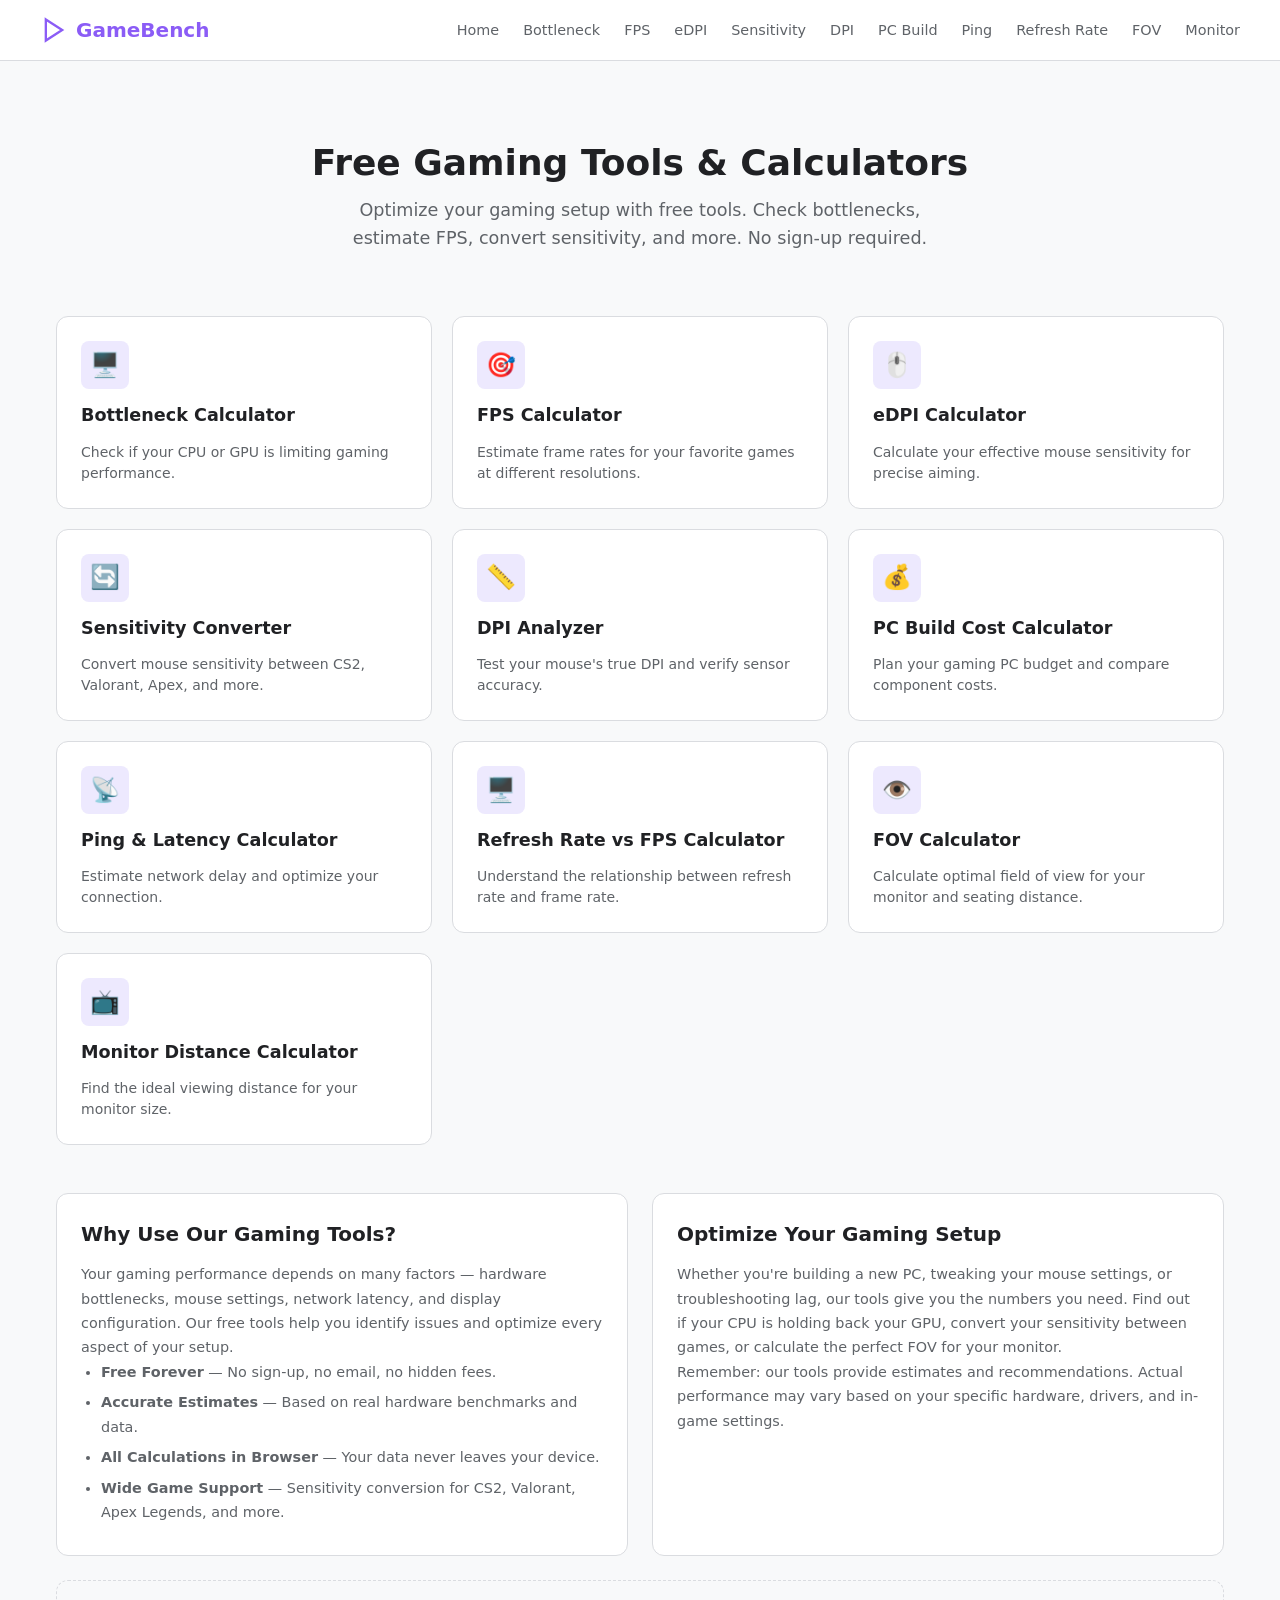
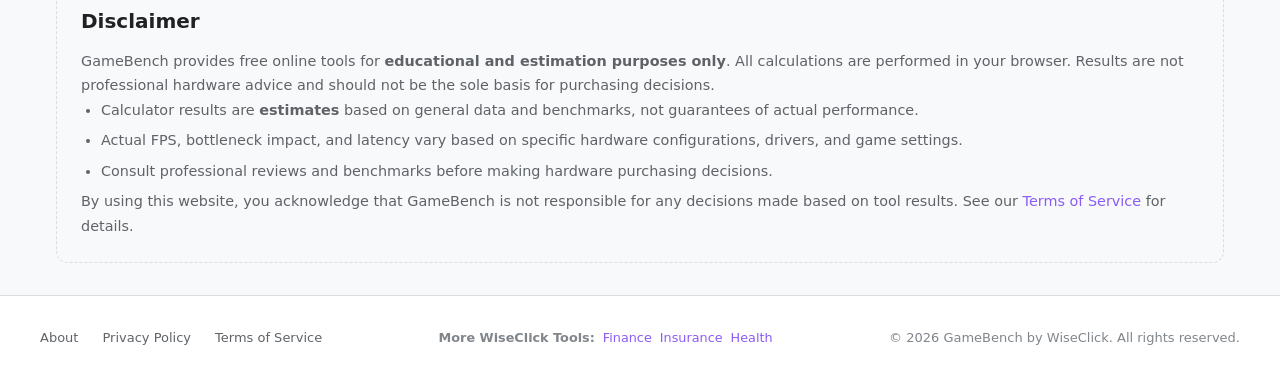
<file: index.html>
<!DOCTYPE html>
<html lang="en">
<head>
  <meta charset="UTF-8">
  <meta name="viewport" content="width=device-width, initial-scale=1.0">
  <title>Free Gaming Tools & Calculators - FPS, eDPI, Bottleneck, Ping & More | GameBench</title>
  <meta name="description" content="Free online gaming tools and calculators. Check CPU/GPU bottlenecks, estimate FPS, convert mouse sensitivity, calculate eDPI, optimize ping, and more.">
  <meta name="keywords" content="gaming calculator, bottleneck calculator, FPS calculator, eDPI calculator, sensitivity converter, DPI analyzer, ping calculator, refresh rate calculator, FOV calculator, monitor distance calculator, PC build calculator">
  <link rel="canonical" href="https://game.wiseclick.site/">
  <meta property="og:title" content="Free Gaming Tools & Calculators | GameBench">
  <meta property="og:description" content="Optimize your gaming setup with free tools. Check bottlenecks, estimate FPS, convert sensitivity, calculate eDPI, and more.">
  <meta property="og:type" content="website">
  <link rel="stylesheet" href="css/style.css">
  <script type="application/ld+json">
  {
    "@context": "https://schema.org",
    "@type": "WebSite",
    "name": "GameBench",
    "description": "Free online gaming tools and calculators",
    "url": "https://game.wiseclick.site"
  }
  </script>

  <script type="application/ld+json">
  {
    "@context": "https://schema.org",
    "@type": "WebSite",
    "name": "GameBench",
    "url": "https://game.wiseclick.site/",
    "potentialAction": {
      "@type": "SearchAction",
      "target": "https://game.wiseclick.site/?q={{search_term_string}}",
      "query-input": "required name=search_term_string"
    }
  }
  </script>
</head>
<body>

  <header class="site-header">
    <div class="header-inner">
      <a href="/" class="site-logo">
        <svg viewBox="0 0 24 24" fill="none" stroke="currentColor" stroke-width="2"><polygon points="5 3 19 12 5 21 5 3"/></svg>
        GameBench
      </a>
      <button class="nav-toggle" onclick="document.querySelector('.nav-links').classList.toggle('open')" aria-label="Menu">
        <svg viewBox="0 0 24 24" fill="none" stroke="currentColor" stroke-width="2">
          <line x1="3" y1="6" x2="21" y2="6"/>
          <line x1="3" y1="12" x2="21" y2="12"/>
          <line x1="3" y1="18" x2="21" y2="18"/>
        </svg>
      </button>
      <ul class="nav-links">
        <li><a href="/">Home</a></li>
        <li><a href="/bottleneck-calculator/">Bottleneck</a></li>
        <li><a href="/fps-calculator/">FPS</a></li>
        <li><a href="/edpi-calculator/">eDPI</a></li>
        <li><a href="/sensitivity-converter/">Sensitivity</a></li>
        <li><a href="/dpi-analyzer/">DPI</a></li>
        <li><a href="/pc-build-calculator/">PC Build</a></li>
        <li><a href="/ping-calculator/">Ping</a></li>
        <li><a href="/refresh-rate-calculator/">Refresh Rate</a></li>
        <li><a href="/fov-calculator/">FOV</a></li>
        <li><a href="/monitor-distance-calculator/">Monitor</a></li>
      </ul>
    </div>
  </header>

  <main>
    <section class="hero">
      <h1>Free Gaming Tools & Calculators</h1>
      <p>Optimize your gaming setup with free tools. Check bottlenecks, estimate FPS, convert sensitivity, and more. No sign-up required.</p>
    </section>

    <section class="calc-grid">
      <a href="/bottleneck-calculator/" class="calc-card">
        <div class="calc-card-icon">🖥️</div>
        <h3>Bottleneck Calculator</h3>
        <p>Check if your CPU or GPU is limiting gaming performance.</p>
      </a>

      <a href="/fps-calculator/" class="calc-card">
        <div class="calc-card-icon">🎯</div>
        <h3>FPS Calculator</h3>
        <p>Estimate frame rates for your favorite games at different resolutions.</p>
      </a>

      <a href="/edpi-calculator/" class="calc-card">
        <div class="calc-card-icon">🖱️</div>
        <h3>eDPI Calculator</h3>
        <p>Calculate your effective mouse sensitivity for precise aiming.</p>
      </a>

      <a href="/sensitivity-converter/" class="calc-card">
        <div class="calc-card-icon">🔄</div>
        <h3>Sensitivity Converter</h3>
        <p>Convert mouse sensitivity between CS2, Valorant, Apex, and more.</p>
      </a>

      <a href="/dpi-analyzer/" class="calc-card">
        <div class="calc-card-icon">📏</div>
        <h3>DPI Analyzer</h3>
        <p>Test your mouse's true DPI and verify sensor accuracy.</p>
      </a>

      <a href="/pc-build-calculator/" class="calc-card">
        <div class="calc-card-icon">💰</div>
        <h3>PC Build Cost Calculator</h3>
        <p>Plan your gaming PC budget and compare component costs.</p>
      </a>

      <a href="/ping-calculator/" class="calc-card">
        <div class="calc-card-icon">📡</div>
        <h3>Ping & Latency Calculator</h3>
        <p>Estimate network delay and optimize your connection.</p>
      </a>

      <a href="/refresh-rate-calculator/" class="calc-card">
        <div class="calc-card-icon">🖥️</div>
        <h3>Refresh Rate vs FPS Calculator</h3>
        <p>Understand the relationship between refresh rate and frame rate.</p>
      </a>

      <a href="/fov-calculator/" class="calc-card">
        <div class="calc-card-icon">👁️</div>
        <h3>FOV Calculator</h3>
        <p>Calculate optimal field of view for your monitor and seating distance.</p>
      </a>

      <a href="/monitor-distance-calculator/" class="calc-card">
        <div class="calc-card-icon">📺</div>
        <h3>Monitor Distance Calculator</h3>
        <p>Find the ideal viewing distance for your monitor size.</p>
      </a>
    </section>

    <section class="seo-content" style="margin-top:3rem">
      <div class="seo-block">
        <h2>Why Use Our Gaming Tools?</h2>
        <p>Your gaming performance depends on many factors — hardware bottlenecks, mouse settings, network latency, and display configuration. Our free tools help you identify issues and optimize every aspect of your setup.</p>
        <ul>
          <li><strong>Free Forever</strong> — No sign-up, no email, no hidden fees.</li>
          <li><strong>Accurate Estimates</strong> — Based on real hardware benchmarks and data.</li>
          <li><strong>All Calculations in Browser</strong> — Your data never leaves your device.</li>
          <li><strong>Wide Game Support</strong> — Sensitivity conversion for CS2, Valorant, Apex Legends, and more.</li>
        </ul>
      </div>
      <div class="seo-block">
        <h2>Optimize Your Gaming Setup</h2>
        <p>Whether you're building a new PC, tweaking your mouse settings, or troubleshooting lag, our tools give you the numbers you need. Find out if your CPU is holding back your GPU, convert your sensitivity between games, or calculate the perfect FOV for your monitor.</p>
        <p>Remember: our tools provide estimates and recommendations. Actual performance may vary based on your specific hardware, drivers, and in-game settings.</p>
      </div>
      <div class="seo-block full-width" style="background:var(--bg-secondary);border-style:dashed;">
        <h2>Disclaimer</h2>
        <p>GameBench provides free online tools for <strong>educational and estimation purposes only</strong>. All calculations are performed in your browser. Results are not professional hardware advice and should not be the sole basis for purchasing decisions.</p>
        <ul>
          <li>Calculator results are <strong>estimates</strong> based on general data and benchmarks, not guarantees of actual performance.</li>
          <li>Actual FPS, bottleneck impact, and latency vary based on specific hardware configurations, drivers, and game settings.</li>
          <li>Consult professional reviews and benchmarks before making hardware purchasing decisions.</li>
        </ul>
        <p>By using this website, you acknowledge that GameBench is not responsible for any decisions made based on tool results. See our <a href="/terms/">Terms of Service</a> for details.</p>
      </div>
    </section>
  </main>

  <footer class="site-footer">
    <div class="footer-inner">
      <ul class="footer-links">
        <li><a href="/about/">About</a></li>
        <li><a href="/privacy/">Privacy Policy</a></li>
        <li><a href="/terms/">Terms of Service</a></li>
      </ul>
      <div class="cross-site-links"><span>More WiseClick Tools:</span><a href="https://calc.wiseclick.site/" target="_blank" rel="noopener">Finance</a><a href="https://insure.wiseclick.site/" target="_blank" rel="noopener">Insurance</a><a href="https://fit.wiseclick.site/" target="_blank" rel="noopener">Health</a></div>
      <p class="footer-copy">&copy; 2026 GameBench by WiseClick. All rights reserved.</p>
    </div>
  </footer>
</body>
</html>
</file>
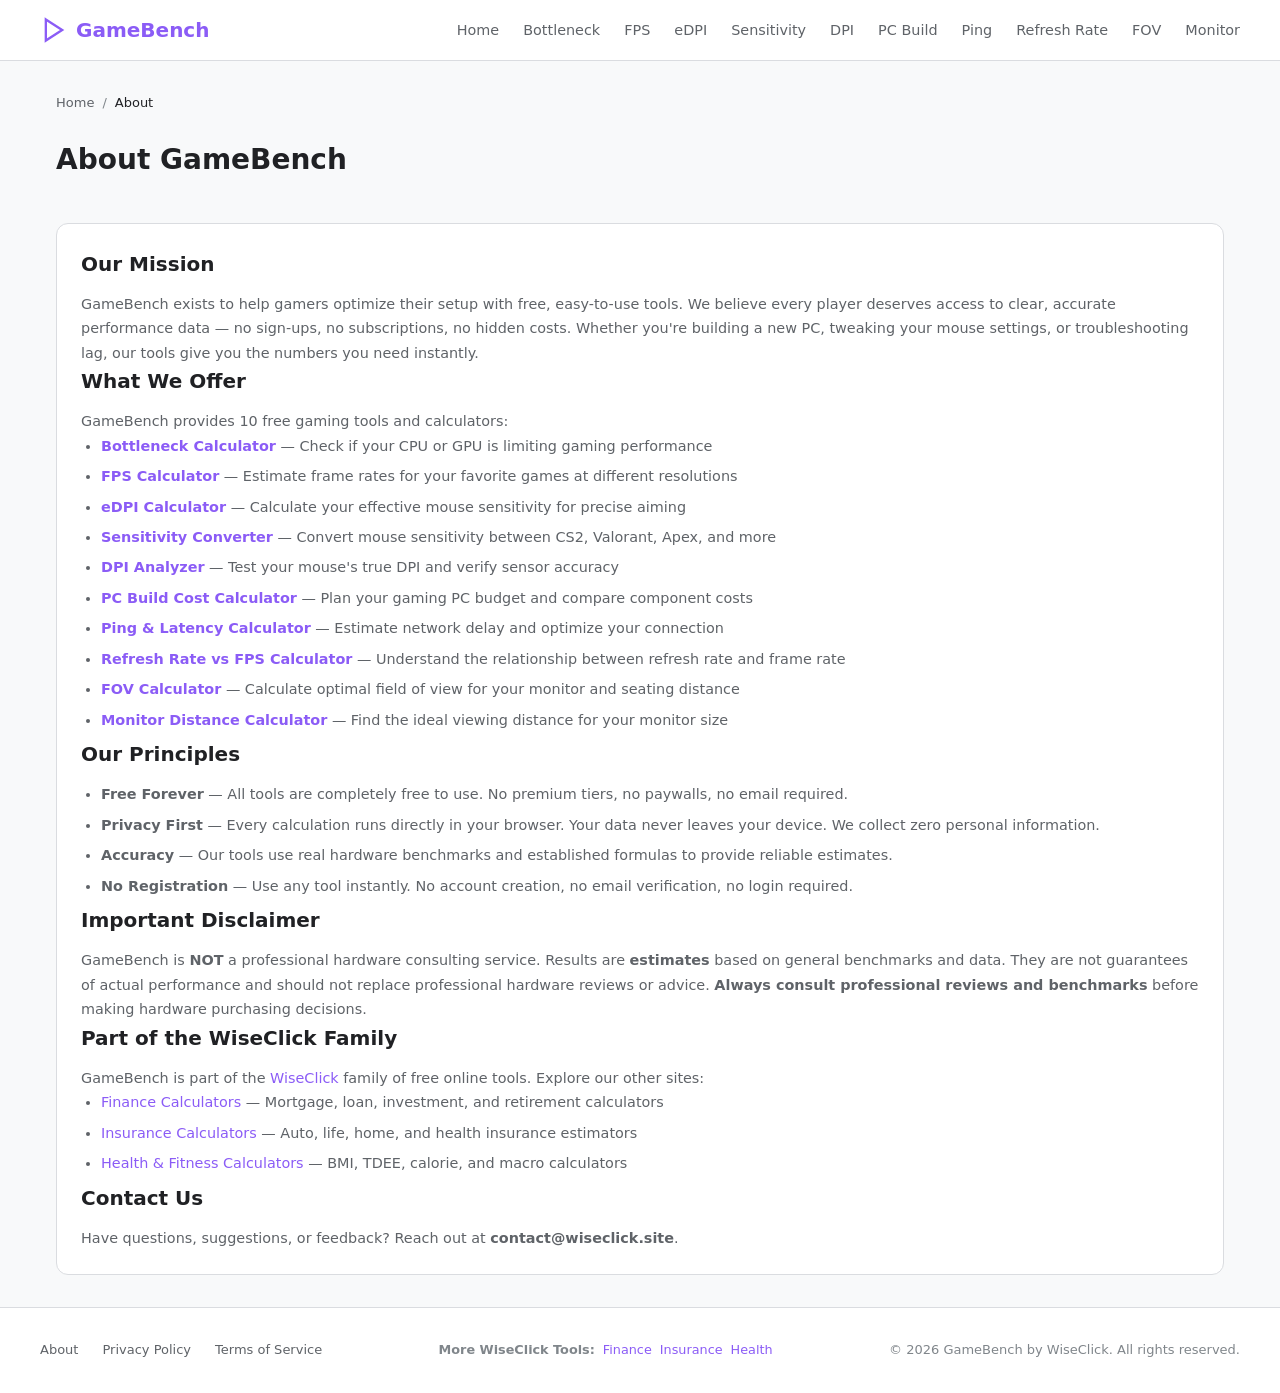
<file: about/index.html>
<!DOCTYPE html>
<html lang="en">
<head>
  <meta charset="UTF-8">
  <meta name="viewport" content="width=device-width, initial-scale=1.0">
  <title>About | GameBench - Free Gaming Tools & Calculators</title>
  <meta name="description" content="Learn about GameBench — free online gaming tools to optimize your setup. Bottleneck checks, FPS estimates, sensitivity converters, and more.">
  <link rel="canonical" href="https://game.wiseclick.site/about/">
  <link rel="stylesheet" href="../css/style.css">
  <script type="application/ld+json">
  {
    "@context": "https://schema.org",
    "@type": "BreadcrumbList",
    "itemListElement": [
      { "@type": "ListItem", "position": 1, "name": "Home", "item": "https://game.wiseclick.site/" },
      { "@type": "ListItem", "position": 2, "name": "About", "item": "https://game.wiseclick.site/about/" }
    ]
  }
  </script>
</head>
<body>

  <header class="site-header">
    <div class="header-inner">
      <a href="/" class="site-logo">
        <svg viewBox="0 0 24 24" fill="none" stroke="currentColor" stroke-width="2"><polygon points="5 3 19 12 5 21 5 3"/></svg>
        GameBench
      </a>
      <button class="nav-toggle" onclick="document.querySelector('.nav-links').classList.toggle('open')" aria-label="Menu">
        <svg viewBox="0 0 24 24" fill="none" stroke="currentColor" stroke-width="2"><line x1="3" y1="6" x2="21" y2="6"/><line x1="3" y1="12" x2="21" y2="12"/><line x1="3" y1="18" x2="21" y2="18"/></svg>
      </button>
      <ul class="nav-links">
        <li><a href="/">Home</a></li>
        <li><a href="/bottleneck-calculator/">Bottleneck</a></li>
        <li><a href="/fps-calculator/">FPS</a></li>
        <li><a href="/edpi-calculator/">eDPI</a></li>
        <li><a href="/sensitivity-converter/">Sensitivity</a></li>
        <li><a href="/dpi-analyzer/">DPI</a></li>
        <li><a href="/pc-build-calculator/">PC Build</a></li>
        <li><a href="/ping-calculator/">Ping</a></li>
        <li><a href="/refresh-rate-calculator/">Refresh Rate</a></li>
        <li><a href="/fov-calculator/">FOV</a></li>
        <li><a href="/monitor-distance-calculator/">Monitor</a></li>
      </ul>
    </div>
  </header>

  <main>
    <nav class="breadcrumb">
      <a href="/">Home</a> / <span>About</span>
    </nav>

    <div class="calc-page">
      <h1>About GameBench</h1>

      <div class="seo-block full-width">
        <h2>Our Mission</h2>
        <p>GameBench exists to help gamers optimize their setup with free, easy-to-use tools. We believe every player deserves access to clear, accurate performance data — no sign-ups, no subscriptions, no hidden costs. Whether you're building a new PC, tweaking your mouse settings, or troubleshooting lag, our tools give you the numbers you need instantly.</p>

        <h2>What We Offer</h2>
        <p>GameBench provides 10 free gaming tools and calculators:</p>
        <ul>
          <li><a href="/bottleneck-calculator/"><strong>Bottleneck Calculator</strong></a> — Check if your CPU or GPU is limiting gaming performance</li>
          <li><a href="/fps-calculator/"><strong>FPS Calculator</strong></a> — Estimate frame rates for your favorite games at different resolutions</li>
          <li><a href="/edpi-calculator/"><strong>eDPI Calculator</strong></a> — Calculate your effective mouse sensitivity for precise aiming</li>
          <li><a href="/sensitivity-converter/"><strong>Sensitivity Converter</strong></a> — Convert mouse sensitivity between CS2, Valorant, Apex, and more</li>
          <li><a href="/dpi-analyzer/"><strong>DPI Analyzer</strong></a> — Test your mouse's true DPI and verify sensor accuracy</li>
          <li><a href="/pc-build-calculator/"><strong>PC Build Cost Calculator</strong></a> — Plan your gaming PC budget and compare component costs</li>
          <li><a href="/ping-calculator/"><strong>Ping & Latency Calculator</strong></a> — Estimate network delay and optimize your connection</li>
          <li><a href="/refresh-rate-calculator/"><strong>Refresh Rate vs FPS Calculator</strong></a> — Understand the relationship between refresh rate and frame rate</li>
          <li><a href="/fov-calculator/"><strong>FOV Calculator</strong></a> — Calculate optimal field of view for your monitor and seating distance</li>
          <li><a href="/monitor-distance-calculator/"><strong>Monitor Distance Calculator</strong></a> — Find the ideal viewing distance for your monitor size</li>
        </ul>

        <h2>Our Principles</h2>
        <ul>
          <li><strong>Free Forever</strong> — All tools are completely free to use. No premium tiers, no paywalls, no email required.</li>
          <li><strong>Privacy First</strong> — Every calculation runs directly in your browser. Your data never leaves your device. We collect zero personal information.</li>
          <li><strong>Accuracy</strong> — Our tools use real hardware benchmarks and established formulas to provide reliable estimates.</li>
          <li><strong>No Registration</strong> — Use any tool instantly. No account creation, no email verification, no login required.</li>
        </ul>

        <h2>Important Disclaimer</h2>
        <p>GameBench is <strong>NOT</strong> a professional hardware consulting service. Results are <strong>estimates</strong> based on general benchmarks and data. They are not guarantees of actual performance and should not replace professional hardware reviews or advice. <strong>Always consult professional reviews and benchmarks</strong> before making hardware purchasing decisions.</p>

        <h2>Part of the WiseClick Family</h2>
        <p>GameBench is part of the <a href="https://wiseclick.site/" target="_blank" rel="noopener">WiseClick</a> family of free online tools. Explore our other sites:</p>
        <ul>
          <li><a href="https://calc.wiseclick.site/" target="_blank" rel="noopener">Finance Calculators</a> — Mortgage, loan, investment, and retirement calculators</li>
          <li><a href="https://insure.wiseclick.site/" target="_blank" rel="noopener">Insurance Calculators</a> — Auto, life, home, and health insurance estimators</li>
          <li><a href="https://fit.wiseclick.site/" target="_blank" rel="noopener">Health & Fitness Calculators</a> — BMI, TDEE, calorie, and macro calculators</li>
        </ul>

        <h2>Contact Us</h2>
        <p>Have questions, suggestions, or feedback? Reach out at <strong>contact@wiseclick.site</strong>.</p>
      </div>
    </div>
  </main>

  <footer class="site-footer">
    <div class="footer-inner">
      <ul class="footer-links">
        <li><a href="/about/">About</a></li>
        <li><a href="/privacy/">Privacy Policy</a></li>
        <li><a href="/terms/">Terms of Service</a></li>
      </ul>
      <div class="cross-site-links"><span>More WiseClick Tools:</span><a href="https://calc.wiseclick.site/" target="_blank" rel="noopener">Finance</a><a href="https://insure.wiseclick.site/" target="_blank" rel="noopener">Insurance</a><a href="https://fit.wiseclick.site/" target="_blank" rel="noopener">Health</a></div>
      <p class="footer-copy">&copy; 2026 GameBench by WiseClick. All rights reserved.</p>
    </div>
  </footer>
</body>
</html>
</file>
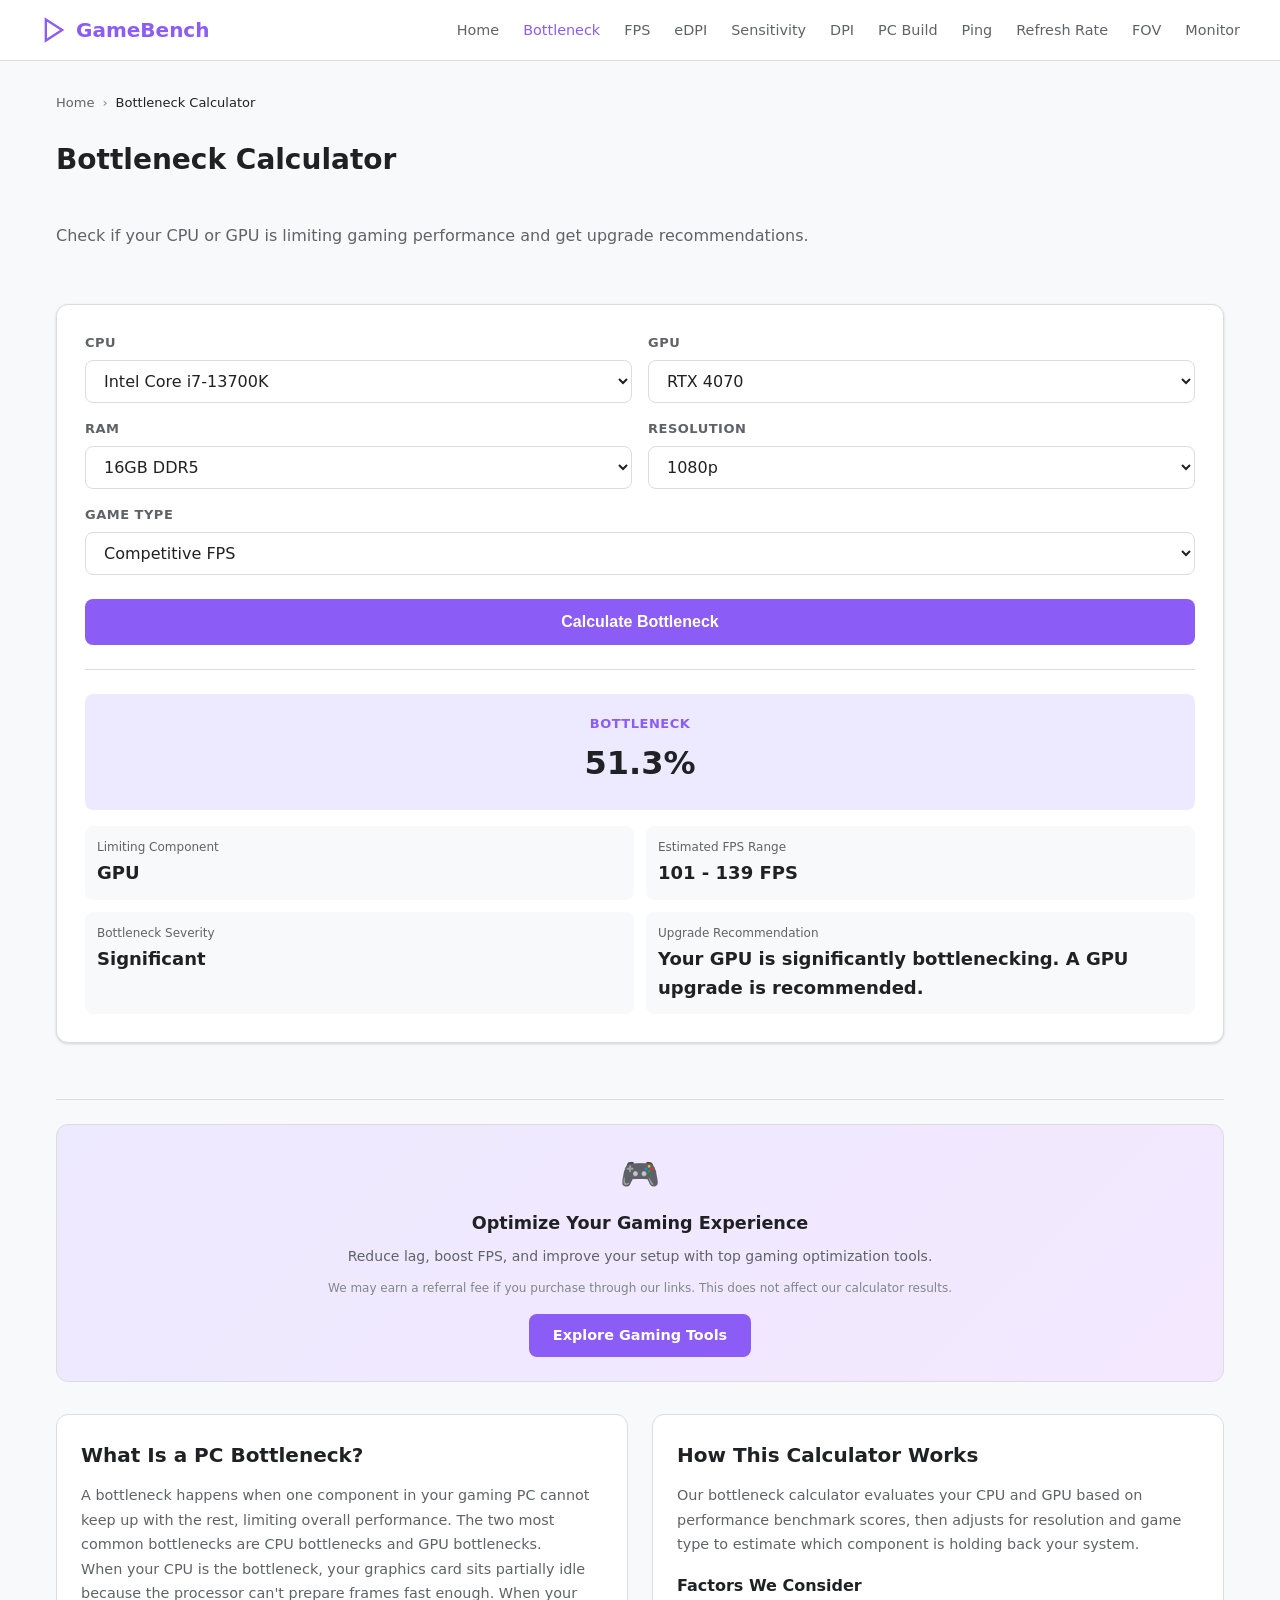
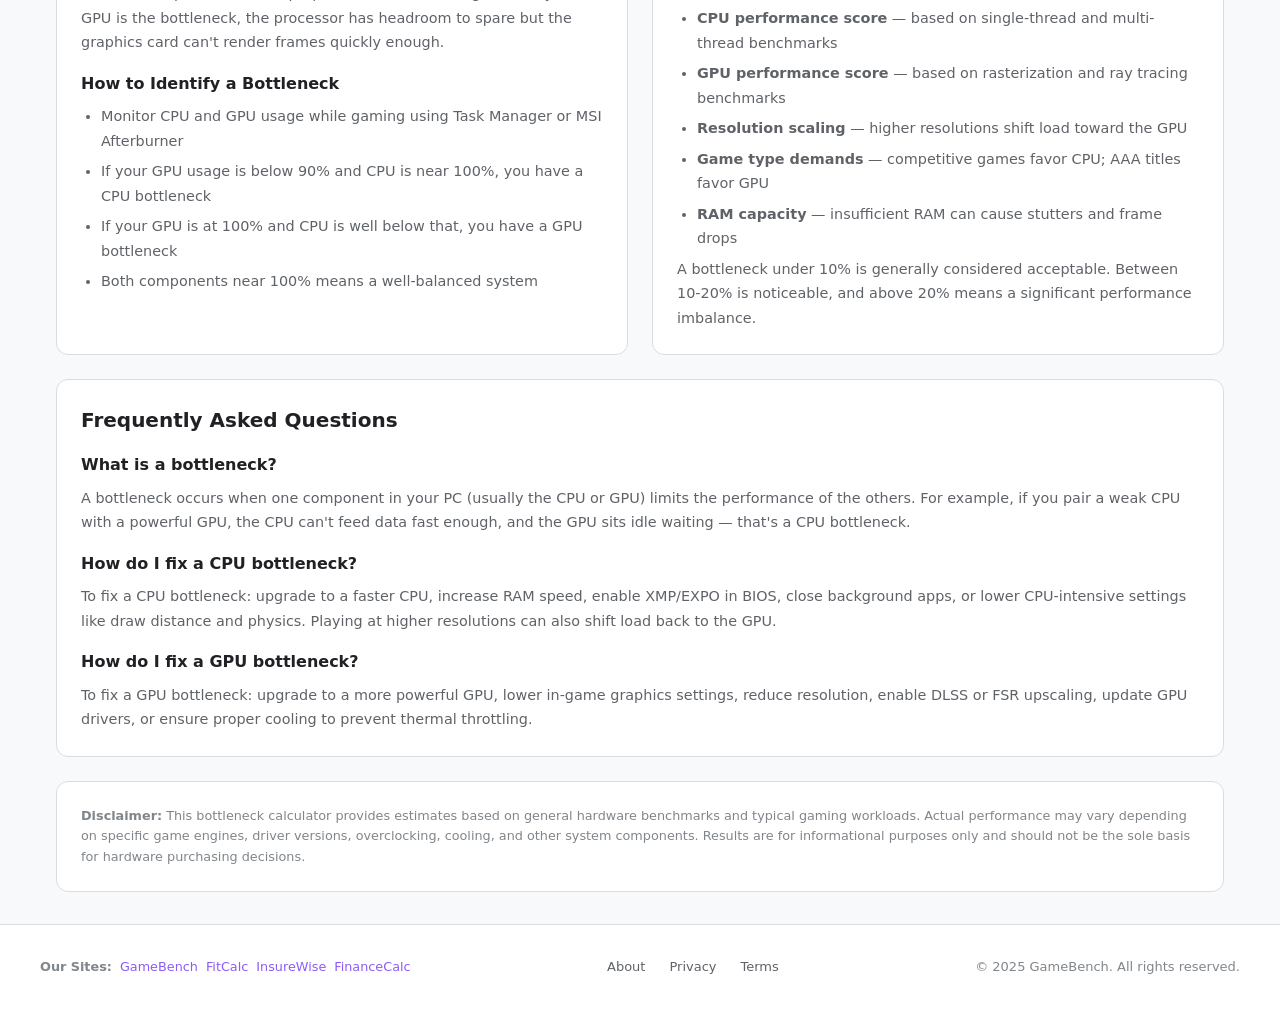
<file: bottleneck-calculator/index.html>
<!DOCTYPE html>
<html lang="en">
<head>
  <meta charset="UTF-8">
  <meta name="viewport" content="width=device-width, initial-scale=1.0">
  <title>Bottleneck Calculator - Check CPU &amp; GPU Bottleneck | GameBench</title>
  <meta name="description" content="Free bottleneck calculator to check if your CPU or GPU is limiting gaming performance. Get upgrade recommendations and estimated FPS.">
  <link rel="stylesheet" href="../css/style.css">
  <script type="application/ld+json">
  {
    "@context": "https://schema.org",
    "@type": "BreadcrumbList",
    "itemListElement": [
      {"@type": "ListItem", "position": 1, "name": "Home", "item": "https://gamebench.tools/"},
      {"@type": "ListItem", "position": 2, "name": "Bottleneck Calculator", "item": "https://gamebench.tools/bottleneck-calculator/"}
    ]
  }
  </script>
  <script type="application/ld+json">
  {
    "@context": "https://schema.org",
    "@type": "FAQPage",
    "mainEntity": [
      {
        "@type": "Question",
        "name": "What is a bottleneck?",
        "acceptedAnswer": {
          "@type": "Answer",
          "text": "A bottleneck occurs when one component in your PC (usually the CPU or GPU) limits the performance of the others. For example, if you pair a weak CPU with a powerful GPU, the CPU can't feed data fast enough, and the GPU sits idle waiting — that's a CPU bottleneck."
        }
      },
      {
        "@type": "Question",
        "name": "How do I fix a CPU bottleneck?",
        "acceptedAnswer": {
          "@type": "Answer",
          "text": "To fix a CPU bottleneck: upgrade to a faster CPU, increase RAM speed, enable XMP/EXPO in BIOS, close background apps, or lower CPU-intensive settings like draw distance and physics. Playing at higher resolutions can also shift load back to the GPU."
        }
      },
      {
        "@type": "Question",
        "name": "How do I fix a GPU bottleneck?",
        "acceptedAnswer": {
          "@type": "Answer",
          "text": "To fix a GPU bottleneck: upgrade to a more powerful GPU, lower in-game graphics settings, reduce resolution, enable DLSS or FSR upscaling, update GPU drivers, or ensure proper cooling to prevent thermal throttling."
        }
      }
    ]
  }
  </script>
</head>
<body>

<header class="site-header">
  <div class="header-inner">
    <a href="/" class="site-logo">
      <svg viewBox="0 0 24 24" fill="none" stroke="currentColor" stroke-width="2"><polygon points="5 3 19 12 5 21 5 3"/></svg>
      GameBench
    </a>
    <button class="nav-toggle" onclick="document.querySelector('.nav-links').classList.toggle('open')" aria-label="Menu">
      <svg viewBox="0 0 24 24" fill="none" stroke="currentColor" stroke-width="2"><line x1="3" y1="6" x2="21" y2="6"/><line x1="3" y1="12" x2="21" y2="12"/><line x1="3" y1="18" x2="21" y2="18"/></svg>
    </button>
    <nav>
      <ul class="nav-links">
        <li><a href="/">Home</a></li>
        <li><a href="/bottleneck-calculator/" class="active">Bottleneck</a></li>
        <li><a href="/fps-calculator/">FPS</a></li>
        <li><a href="/edpi-calculator/">eDPI</a></li>
        <li><a href="/sensitivity-converter/">Sensitivity</a></li>
        <li><a href="/dpi-analyzer/">DPI</a></li>
        <li><a href="/pc-build-calculator/">PC Build</a></li>
        <li><a href="/ping-calculator/">Ping</a></li>
        <li><a href="/refresh-rate-calculator/">Refresh Rate</a></li>
        <li><a href="/fov-calculator/">FOV</a></li>
        <li><a href="/monitor-distance-calculator/">Monitor</a></li>
      </ul>
    </nav>
  </div>
</header>

<main>
  <nav class="breadcrumb">
    <a href="/">Home</a> &rsaquo; <span>Bottleneck Calculator</span>
  </nav>

  <div class="calc-page">
    <h1>Bottleneck Calculator</h1>
    <p class="subtitle">Check if your CPU or GPU is limiting gaming performance and get upgrade recommendations.</p>

    <div class="calc-tool">
      <div class="calc-form" id="bottleneckForm">
        <div class="form-group">
          <label for="cpu">CPU</label>
          <select id="cpu">
            <option value="i3-12100F">Intel Core i3-12100F</option>
            <option value="i5-12400F">Intel Core i5-12400F</option>
            <option value="i5-13600K">Intel Core i5-13600K</option>
            <option value="i7-13700K" selected>Intel Core i7-13700K</option>
            <option value="i7-14700K">Intel Core i7-14700K</option>
            <option value="i9-13900K">Intel Core i9-13900K</option>
            <option value="r5-5600x">AMD Ryzen 5 5600X</option>
            <option value="r7-5800x3d">AMD Ryzen 7 5800X3D</option>
            <option value="r7-7800x3d">AMD Ryzen 7 7800X3D</option>
            <option value="r9-7950x">AMD Ryzen 9 7950X</option>
          </select>
        </div>
        <div class="form-group">
          <label for="gpu">GPU</label>
          <select id="gpu">
            <option value="rtx3060">RTX 3060</option>
            <option value="rtx3060ti">RTX 3060 Ti</option>
            <option value="rtx3070">RTX 3070</option>
            <option value="rtx3080">RTX 3080</option>
            <option value="rtx4060">RTX 4060</option>
            <option value="rtx4060ti">RTX 4060 Ti</option>
            <option value="rtx4070" selected>RTX 4070</option>
            <option value="rtx4070s">RTX 4070 Super</option>
            <option value="rtx4080">RTX 4080</option>
            <option value="rtx4090">RTX 4090</option>
            <option value="rx6600xt">RX 6600 XT</option>
            <option value="rx6700xt">RX 6700 XT</option>
            <option value="rx7600">RX 7600</option>
            <option value="rx7800xt">RX 7800 XT</option>
            <option value="rx7900xtx">RX 7900 XTX</option>
          </select>
        </div>
        <div class="form-group">
          <label for="ram">RAM</label>
          <select id="ram">
            <option value="8gbddr4">8GB DDR4</option>
            <option value="16gbddr4">16GB DDR4</option>
            <option value="16gbddr5" selected>16GB DDR5</option>
            <option value="32gbddr5">32GB DDR5</option>
            <option value="64gbddr5">64GB DDR5</option>
          </select>
        </div>
        <div class="form-group">
          <label for="resolution">Resolution</label>
          <select id="resolution">
            <option value="1080p" selected>1080p</option>
            <option value="1440p">1440p</option>
            <option value="4k">4K</option>
          </select>
        </div>
        <div class="form-group full-width">
          <label for="gameType">Game Type</label>
          <select id="gameType">
            <option value="competitive">Competitive FPS</option>
            <option value="aaa">AAA / Open World</option>
            <option value="strategy">Strategy / Simulation</option>
            <option value="streaming">Streaming</option>
          </select>
        </div>
        <button class="btn-calculate" onclick="calculateBottleneck()">Calculate Bottleneck</button>
      </div>

      <div class="calc-results" id="results">
        <div class="result-highlight">
          <div class="label">Bottleneck</div>
          <div class="value" id="bottleneckPct">0%</div>
        </div>
        <div class="result-details">
          <div class="result-item">
            <div class="label">Limiting Component</div>
            <div class="value" id="limitingComponent">-</div>
          </div>
          <div class="result-item">
            <div class="label">Estimated FPS Range</div>
            <div class="value" id="fpsRange">-</div>
          </div>
          <div class="result-item">
            <div class="label">Bottleneck Severity</div>
            <div class="value" id="severity">-</div>
          </div>
          <div class="result-item">
            <div class="label">Upgrade Recommendation</div>
            <div class="value" id="upgradeRec">-</div>
          </div>
        </div>
      </div>
    </div>

    <div class="cta-section">
      <div class="cta-card">
        <div class="cta-icon">&#127918;</div>
        <h3>Optimize Your Gaming Experience</h3>
        <p>Reduce lag, boost FPS, and improve your setup with top gaming optimization tools.</p>
        <p class="affiliate-disclosure">We may earn a referral fee if you purchase through our links. This does not affect our calculator results.</p>
        <a href="https://www.jdoqocy.com/click-101753403-17255582" class="cta-button" target="_blank" rel="noopener sponsored">Explore Gaming Tools</a>
      </div>
    </div>
  </div>

  <div class="seo-content">
    <div class="seo-block">
      <h2>What Is a PC Bottleneck?</h2>
      <p>A bottleneck happens when one component in your gaming PC cannot keep up with the rest, limiting overall performance. The two most common bottlenecks are CPU bottlenecks and GPU bottlenecks.</p>
      <p>When your CPU is the bottleneck, your graphics card sits partially idle because the processor can't prepare frames fast enough. When your GPU is the bottleneck, the processor has headroom to spare but the graphics card can't render frames quickly enough.</p>
      <h3>How to Identify a Bottleneck</h3>
      <ul>
        <li>Monitor CPU and GPU usage while gaming using Task Manager or MSI Afterburner</li>
        <li>If your GPU usage is below 90% and CPU is near 100%, you have a CPU bottleneck</li>
        <li>If your GPU is at 100% and CPU is well below that, you have a GPU bottleneck</li>
        <li>Both components near 100% means a well-balanced system</li>
      </ul>
    </div>
    <div class="seo-block">
      <h2>How This Calculator Works</h2>
      <p>Our bottleneck calculator evaluates your CPU and GPU based on performance benchmark scores, then adjusts for resolution and game type to estimate which component is holding back your system.</p>
      <h3>Factors We Consider</h3>
      <ul>
        <li><strong>CPU performance score</strong> — based on single-thread and multi-thread benchmarks</li>
        <li><strong>GPU performance score</strong> — based on rasterization and ray tracing benchmarks</li>
        <li><strong>Resolution scaling</strong> — higher resolutions shift load toward the GPU</li>
        <li><strong>Game type demands</strong> — competitive games favor CPU; AAA titles favor GPU</li>
        <li><strong>RAM capacity</strong> — insufficient RAM can cause stutters and frame drops</li>
      </ul>
      <p>A bottleneck under 10% is generally considered acceptable. Between 10-20% is noticeable, and above 20% means a significant performance imbalance.</p>
    </div>
    <div class="seo-block full-width">
      <h2>Frequently Asked Questions</h2>
      <h3>What is a bottleneck?</h3>
      <p>A bottleneck occurs when one component in your PC (usually the CPU or GPU) limits the performance of the others. For example, if you pair a weak CPU with a powerful GPU, the CPU can't feed data fast enough, and the GPU sits idle waiting — that's a CPU bottleneck.</p>
      <h3>How do I fix a CPU bottleneck?</h3>
      <p>To fix a CPU bottleneck: upgrade to a faster CPU, increase RAM speed, enable XMP/EXPO in BIOS, close background apps, or lower CPU-intensive settings like draw distance and physics. Playing at higher resolutions can also shift load back to the GPU.</p>
      <h3>How do I fix a GPU bottleneck?</h3>
      <p>To fix a GPU bottleneck: upgrade to a more powerful GPU, lower in-game graphics settings, reduce resolution, enable DLSS or FSR upscaling, update GPU drivers, or ensure proper cooling to prevent thermal throttling.</p>
    </div>
  </div>

  <div class="seo-block full-width" style="margin-top:1.5rem;">
    <p style="font-size:0.8rem;color:var(--text-light);line-height:1.6;"><strong>Disclaimer:</strong> This bottleneck calculator provides estimates based on general hardware benchmarks and typical gaming workloads. Actual performance may vary depending on specific game engines, driver versions, overclocking, cooling, and other system components. Results are for informational purposes only and should not be the sole basis for hardware purchasing decisions.</p>
  </div>
</main>

<footer class="site-footer">
  <div class="footer-inner">
    <div class="cross-site-links">
      <span>Our Sites:</span>
      <a href="https://gamebench.tools/">GameBench</a>
      <a href="https://fitcalc.health/">FitCalc</a>
      <a href="https://insurewise.tools/">InsureWise</a>
      <a href="https://financecalc.tools/">FinanceCalc</a>
    </div>
    <ul class="footer-links">
      <li><a href="/about/">About</a></li>
      <li><a href="/privacy/">Privacy</a></li>
      <li><a href="/terms/">Terms</a></li>
    </ul>
    <p class="footer-copy">&copy; 2025 GameBench. All rights reserved.</p>
  </div>
</footer>

<script>
const cpuScores = {
  'i3-12100F': 3, 'i5-12400F': 5, 'i5-13600K': 7.5, 'i7-13700K': 8.5,
  'i7-14700K': 9, 'i9-13900K': 9.5, 'r5-5600x': 5.5, 'r7-5800x3d': 7.5,
  'r7-7800x3d': 9.5, 'r9-7950x': 10
};
const gpuScores = {
  'rtx3060': 4, 'rtx3060ti': 5, 'rtx3070': 5.5, 'rtx3080': 7,
  'rtx4060': 5.5, 'rtx4060ti': 6, 'rtx4070': 7, 'rtx4070s': 7.5,
  'rtx4080': 8.5, 'rtx4090': 10, 'rx6600xt': 4, 'rx6700xt': 5,
  'rx7600': 5, 'rx7800xt': 6.5, 'rx7900xtx': 8.5
};

function calculateBottleneck() {
  const cpu = document.getElementById('cpu').value;
  const gpu = document.getElementById('gpu').value;
  const ram = document.getElementById('ram').value;
  const res = document.getElementById('resolution').value;
  const gameType = document.getElementById('gameType').value;

  let cpuScore = cpuScores[cpu] || 5;
  let gpuScore = gpuScores[gpu] || 5;

  // Resolution factor
  if (res === '1080p') { cpuScore *= 1.3; }
  else if (res === '4k') { gpuScore *= 1.3; }

  // Game type factor
  if (gameType === 'competitive') { cpuScore *= 1.3; }
  else if (gameType === 'aaa') { gpuScore *= 1.3; }
  else if (gameType === 'strategy') { cpuScore *= 1.2; }
  else if (gameType === 'streaming') { cpuScore *= 1.4; }

  const bottleneckPct = Math.abs(cpuScore - gpuScore) / Math.max(cpuScore, gpuScore) * 100;
  const limiting = cpuScore < gpuScore ? 'CPU' : 'GPU';

  // Estimated FPS based on weaker component
  const weakerScore = Math.min(cpuScore, gpuScore);
  let baseFps = weakerScore * 18;
  if (res === '1440p') baseFps *= 0.7;
  else if (res === '4k') baseFps *= 0.4;
  const fpsMin = Math.round(baseFps * 0.8);
  const fpsMax = Math.round(baseFps * 1.1);

  let severity, upgradeRec;
  if (bottleneckPct < 10) {
    severity = 'Minimal';
    upgradeRec = 'System is well balanced. No upgrade needed.';
  } else if (bottleneckPct < 20) {
    severity = 'Moderate';
    upgradeRec = limiting === 'CPU' ? 'Consider upgrading your CPU for better performance.' : 'Consider upgrading your GPU for better performance.';
  } else {
    severity = 'Significant';
    upgradeRec = limiting === 'CPU' ? 'Your CPU is significantly bottlenecking. A CPU upgrade is recommended.' : 'Your GPU is significantly bottlenecking. A GPU upgrade is recommended.';
  }

  // RAM warning
  if (ram === '8gbddr4') {
    upgradeRec += ' Also consider upgrading to at least 16GB RAM.';
  }

  document.getElementById('bottleneckPct').textContent = bottleneckPct.toFixed(1) + '%';
  document.getElementById('limitingComponent').textContent = limiting;
  document.getElementById('fpsRange').textContent = fpsMin + ' - ' + fpsMax + ' FPS';
  document.getElementById('severity').textContent = severity;
  document.getElementById('upgradeRec').textContent = upgradeRec;
  document.getElementById('results').classList.add('visible');
}

calculateBottleneck();
</script>
</body>
</html>
</file>
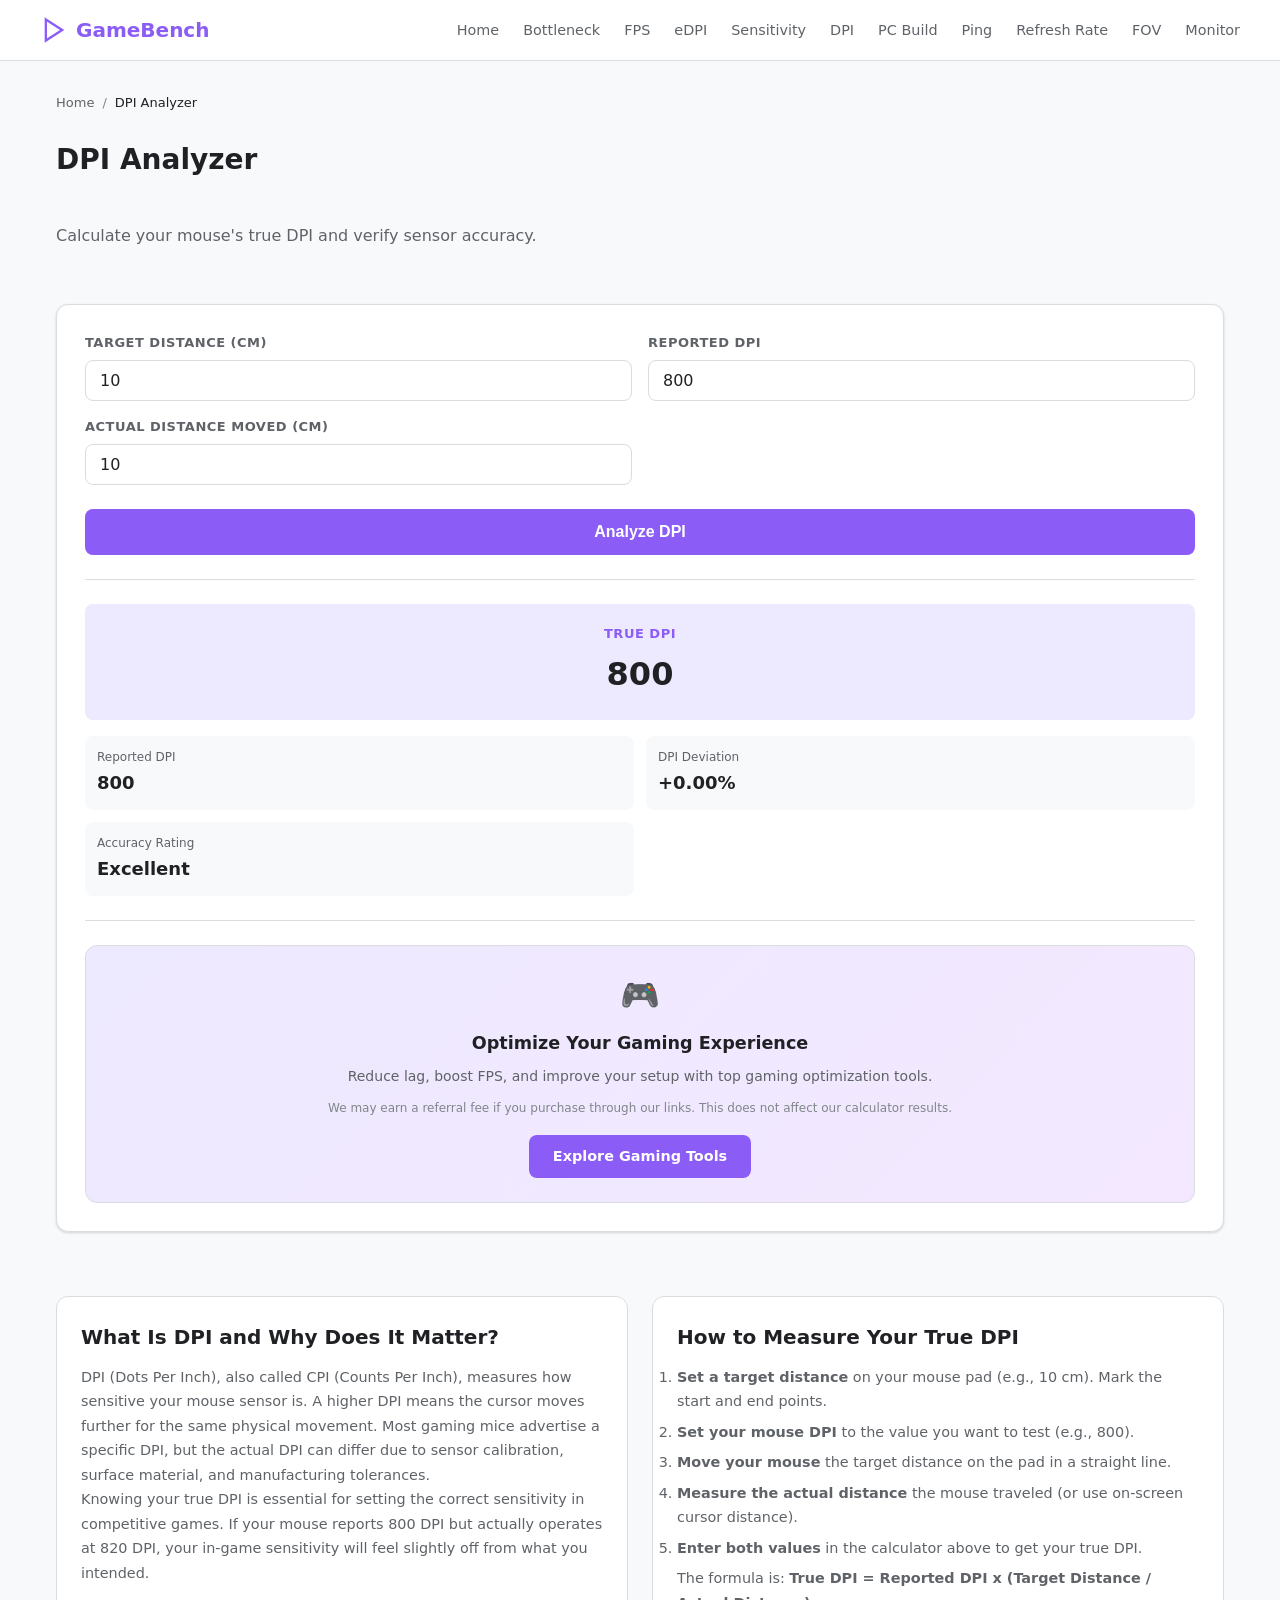
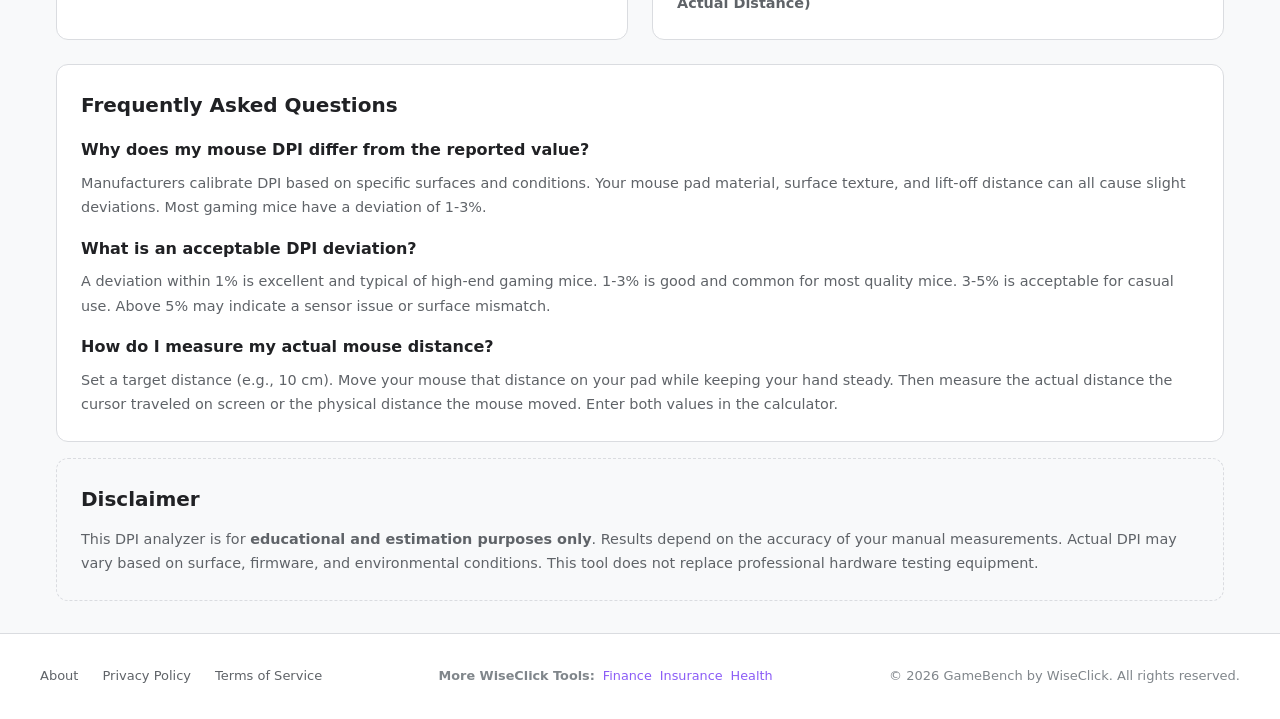
<file: dpi-analyzer/index.html>
<!DOCTYPE html>
<html lang="en">
<head>
  <meta charset="UTF-8">
  <meta name="viewport" content="width=device-width, initial-scale=1.0">
  <title>DPI Analyzer - Test Your Mouse's True DPI | GameBench</title>
  <meta name="description" content="Free DPI analyzer tool. Measure your mouse's actual DPI and check sensor accuracy. Find out if your mouse CPI matches its reported DPI.">
  <meta name="keywords" content="DPI analyzer, mouse DPI test, CPI tester, mouse sensor accuracy, true DPI calculator">
  <link rel="canonical" href="https://game.wiseclick.site/dpi-analyzer/">
  <meta property="og:title" content="DPI Analyzer - Test Your Mouse's True DPI | GameBench">
  <meta property="og:description" content="Measure your mouse's actual DPI and check sensor accuracy with our free online tool.">
  <meta property="og:type" content="website">
  <link rel="stylesheet" href="../css/style.css">
  <script type="application/ld+json">
  {
    "@context": "https://schema.org",
    "@type": "WebApplication",
    "name": "DPI Analyzer",
    "description": "Test your mouse's true DPI and verify sensor accuracy",
    "applicationCategory": "GameApplication",
    "operatingSystem": "Any",
    "offers": { "@type": "Offer", "price": "0", "priceCurrency": "USD" }
  }
  </script>
  <script type="application/ld+json">
{
  "@context": "https://schema.org",
  "@type": "FAQPage",
  "mainEntity": [
    {
      "@type": "Question",
      "name": "Why does my mouse DPI differ from the reported value?",
      "acceptedAnswer": {
        "@type": "Answer",
        "text": "Manufacturers calibrate DPI based on specific surfaces and conditions. Your mouse pad material, surface texture, and lift-off distance can all cause slight deviations. Most gaming mice have a deviation of 1-3%."
      }
    },
    {
      "@type": "Question",
      "name": "What is an acceptable DPI deviation?",
      "acceptedAnswer": {
        "@type": "Answer",
        "text": "A deviation within 1% is excellent and typical of high-end gaming mice. 1-3% is good and common for most quality mice. 3-5% is acceptable for casual use. Above 5% may indicate a sensor issue or surface mismatch."
      }
    },
    {
      "@type": "Question",
      "name": "How do I measure my actual mouse distance?",
      "acceptedAnswer": {
        "@type": "Answer",
        "text": "Set a target distance (e.g., 10 cm). Move your mouse that distance on your pad while keeping your hand steady. Then measure the actual distance the cursor traveled on screen or the physical distance the mouse moved. Enter both values in the calculator."
      }
    }
  ]
}
  </script>
  <script type="application/ld+json">
  {
    "@context": "https://schema.org",
    "@type": "BreadcrumbList",
    "itemListElement": [
      { "@type": "ListItem", "position": 1, "name": "Home", "item": "https://game.wiseclick.site/" },
      { "@type": "ListItem", "position": 2, "name": "DPI Analyzer", "item": "https://game.wiseclick.site/dpi-analyzer/" }
    ]
  }
  </script>
</head>
<body>

  <header class="site-header">
    <div class="header-inner">
      <a href="/" class="site-logo">
        <svg viewBox="0 0 24 24" fill="none" stroke="currentColor" stroke-width="2"><polygon points="5 3 19 12 5 21 5 3"/></svg>
        GameBench
      </a>
      <button class="nav-toggle" onclick="document.querySelector('.nav-links').classList.toggle('open')" aria-label="Menu">
        <svg viewBox="0 0 24 24" fill="none" stroke="currentColor" stroke-width="2"><line x1="3" y1="6" x2="21" y2="6"/><line x1="3" y1="12" x2="21" y2="12"/><line x1="3" y1="18" x2="21" y2="18"/></svg>
      </button>
      <ul class="nav-links">
        <li><a href="/">Home</a></li>
        <li><a href="/bottleneck-calculator/">Bottleneck</a></li>
        <li><a href="/fps-calculator/">FPS</a></li>
        <li><a href="/edpi-calculator/">eDPI</a></li>
        <li><a href="/sensitivity-converter/">Sensitivity</a></li>
        <li><a href="/dpi-analyzer/">DPI</a></li>
        <li><a href="/pc-build-calculator/">PC Build</a></li>
        <li><a href="/ping-calculator/">Ping</a></li>
        <li><a href="/refresh-rate-calculator/">Refresh Rate</a></li>
        <li><a href="/fov-calculator/">FOV</a></li>
        <li><a href="/monitor-distance-calculator/">Monitor</a></li>
      </ul>
    </div>
  </header>

  <main>
    <nav class="breadcrumb">
      <a href="/">Home</a> / <span>DPI Analyzer</span>
    </nav>

    <div class="calc-page">
      <h1>DPI Analyzer</h1>
      <p class="subtitle">Calculate your mouse's true DPI and verify sensor accuracy.</p>

      <div class="calc-tool">
        <form class="calc-form" id="dpi-form" onsubmit="return false;">
          <div class="form-group">
            <label for="target-distance">Target Distance (cm)</label>
            <input type="number" id="target-distance" value="10" min="1" step="0.1">
          </div>
          <div class="form-group">
            <label for="reported-dpi">Reported DPI</label>
            <input type="number" id="reported-dpi" value="800" min="100" step="50">
          </div>
          <div class="form-group">
            <label for="actual-distance">Actual Distance Moved (cm)</label>
            <input type="number" id="actual-distance" value="10" min="0.1" step="0.1">
          </div>
          <button type="button" class="btn-calculate" onclick="calculateDPI()">Analyze DPI</button>
        </form>

        <div class="calc-results" id="results">
          <div class="result-highlight">
            <div class="label">True DPI</div>
            <div class="value" id="true-dpi">0</div>
          </div>
          <div class="result-details">
            <div class="result-item">
              <div class="label">Reported DPI</div>
              <div class="value" id="res-reported-dpi">0</div>
            </div>
            <div class="result-item">
              <div class="label">DPI Deviation</div>
              <div class="value" id="dpi-deviation">0%</div>
            </div>
            <div class="result-item">
              <div class="label">Accuracy Rating</div>
              <div class="value" id="accuracy-rating">-</div>
            </div>
          </div>
        </div>
        <div class="cta-section">
          <div class="cta-card">
            <div class="cta-icon">🎮</div>
            <h3>Optimize Your Gaming Experience</h3>
            <p>Reduce lag, boost FPS, and improve your setup with top gaming optimization tools.</p>
            <p class="affiliate-disclosure">We may earn a referral fee if you purchase through our links. This does not affect our calculator results.</p>
            <a href="https://www.jdoqocy.com/click-101753403-17255582" class="cta-button" target="_blank" rel="noopener sponsored">Explore Gaming Tools</a>
          </div>
        </div>
      </div>

      <div class="seo-content">
        <div class="seo-block">
          <h2>What Is DPI and Why Does It Matter?</h2>
          <p>DPI (Dots Per Inch), also called CPI (Counts Per Inch), measures how sensitive your mouse sensor is. A higher DPI means the cursor moves further for the same physical movement. Most gaming mice advertise a specific DPI, but the actual DPI can differ due to sensor calibration, surface material, and manufacturing tolerances.</p>
          <p>Knowing your true DPI is essential for setting the correct sensitivity in competitive games. If your mouse reports 800 DPI but actually operates at 820 DPI, your in-game sensitivity will feel slightly off from what you intended.</p>
        </div>
        <div class="seo-block">
          <h2>How to Measure Your True DPI</h2>
          <ol>
            <li><strong>Set a target distance</strong> on your mouse pad (e.g., 10 cm). Mark the start and end points.</li>
            <li><strong>Set your mouse DPI</strong> to the value you want to test (e.g., 800).</li>
            <li><strong>Move your mouse</strong> the target distance on the pad in a straight line.</li>
            <li><strong>Measure the actual distance</strong> the mouse traveled (or use on-screen cursor distance).</li>
            <li><strong>Enter both values</strong> in the calculator above to get your true DPI.</li>
          </ol>
          <p>The formula is: <strong>True DPI = Reported DPI x (Target Distance / Actual Distance)</strong></p>
        </div>
        <div class="seo-block full-width">
          <h2>Frequently Asked Questions</h2>
          <h3>Why does my mouse DPI differ from the reported value?</h3>
          <p>Manufacturers calibrate DPI based on specific surfaces and conditions. Your mouse pad material, surface texture, and lift-off distance can all cause slight deviations. Most gaming mice have a deviation of 1-3%.</p>
          <h3>What is an acceptable DPI deviation?</h3>
          <p>A deviation within 1% is excellent and typical of high-end gaming mice. 1-3% is good and common for most quality mice. 3-5% is acceptable for casual use. Above 5% may indicate a sensor issue or surface mismatch.</p>
          <h3>How do I measure my actual mouse distance?</h3>
          <p>Set a target distance (e.g., 10 cm). Move your mouse that distance on your pad while keeping your hand steady. Then measure the actual distance the cursor traveled on screen or the physical distance the mouse moved. Enter both values in the calculator.</p>
        </div>
      </div>
    </div>

    <div class="seo-block full-width" style="background:var(--bg-secondary);border-style:dashed;margin-top:1rem">
      <h2>Disclaimer</h2>
      <p>This DPI analyzer is for <strong>educational and estimation purposes only</strong>. Results depend on the accuracy of your manual measurements. Actual DPI may vary based on surface, firmware, and environmental conditions. This tool does not replace professional hardware testing equipment.</p>
    </div>
  </main>

  <footer class="site-footer">
    <div class="footer-inner">
      <ul class="footer-links">
        <li><a href="/about/">About</a></li>
        <li><a href="/privacy/">Privacy Policy</a></li>
        <li><a href="/terms/">Terms of Service</a></li>
      </ul>
      <div class="cross-site-links"><span>More WiseClick Tools:</span><a href="https://calc.wiseclick.site/" target="_blank" rel="noopener">Finance</a><a href="https://insure.wiseclick.site/" target="_blank" rel="noopener">Insurance</a><a href="https://fit.wiseclick.site/" target="_blank" rel="noopener">Health</a></div>
      <p class="footer-copy">&copy; 2026 GameBench by WiseClick. All rights reserved.</p>
    </div>
  </footer>

  <script>
  function calculateDPI() {
    const targetDist = parseFloat(document.getElementById('target-distance').value) || 0;
    const reportedDPI = parseFloat(document.getElementById('reported-dpi').value) || 0;
    const actualDist = parseFloat(document.getElementById('actual-distance').value) || 0;

    if (targetDist <= 0 || reportedDPI <= 0 || actualDist <= 0) {
      document.getElementById('results').classList.remove('visible');
      return;
    }

    const trueDPI = reportedDPI * (targetDist / actualDist);
    const deviation = ((trueDPI - reportedDPI) / reportedDPI) * 100;
    const absDeviation = Math.abs(deviation);

    let rating;
    if (absDeviation <= 1) rating = 'Excellent';
    else if (absDeviation <= 3) rating = 'Good';
    else if (absDeviation <= 5) rating = 'Acceptable';
    else rating = 'Poor';

    document.getElementById('true-dpi').textContent = Math.round(trueDPI);
    document.getElementById('res-reported-dpi').textContent = reportedDPI;
    document.getElementById('dpi-deviation').textContent = (deviation >= 0 ? '+' : '') + deviation.toFixed(2) + '%';
    document.getElementById('accuracy-rating').textContent = rating;
    document.getElementById('results').classList.add('visible');
  }

  calculateDPI();
  </script>
</body>
</html>
</file>
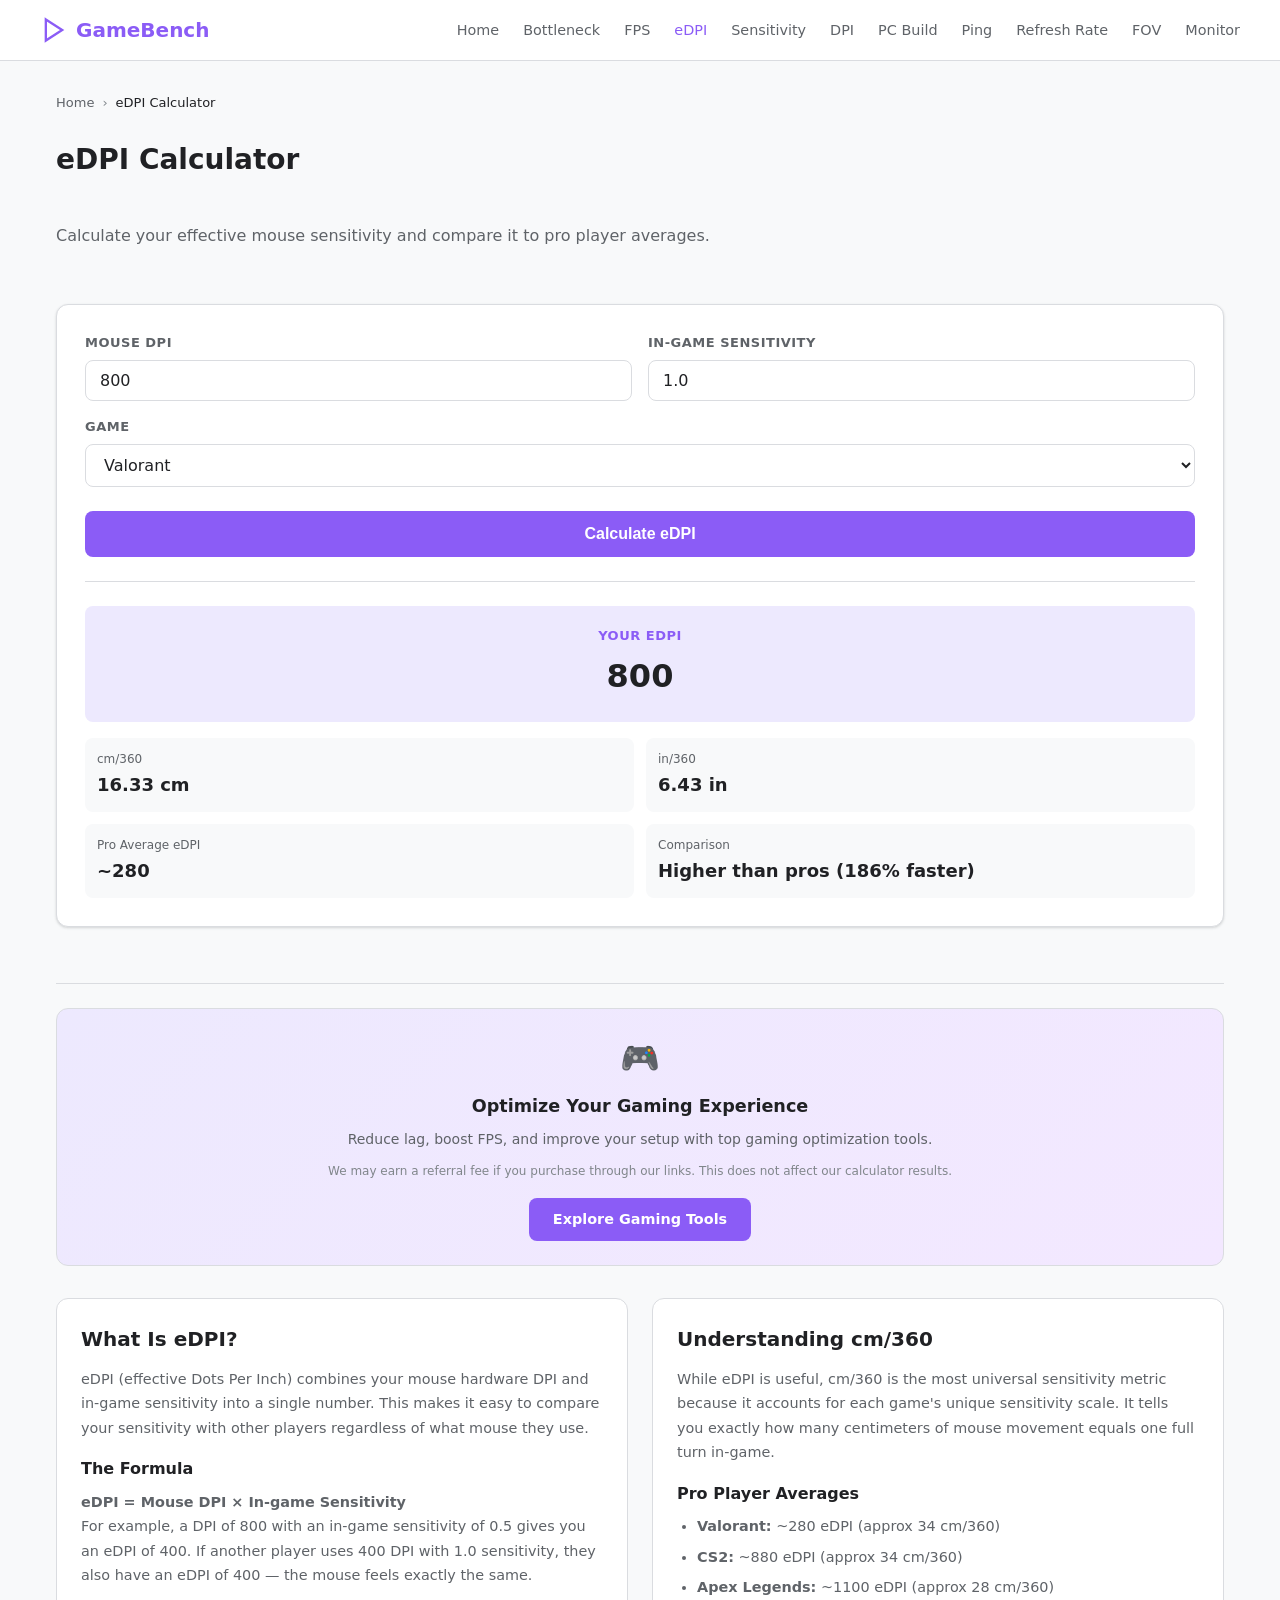
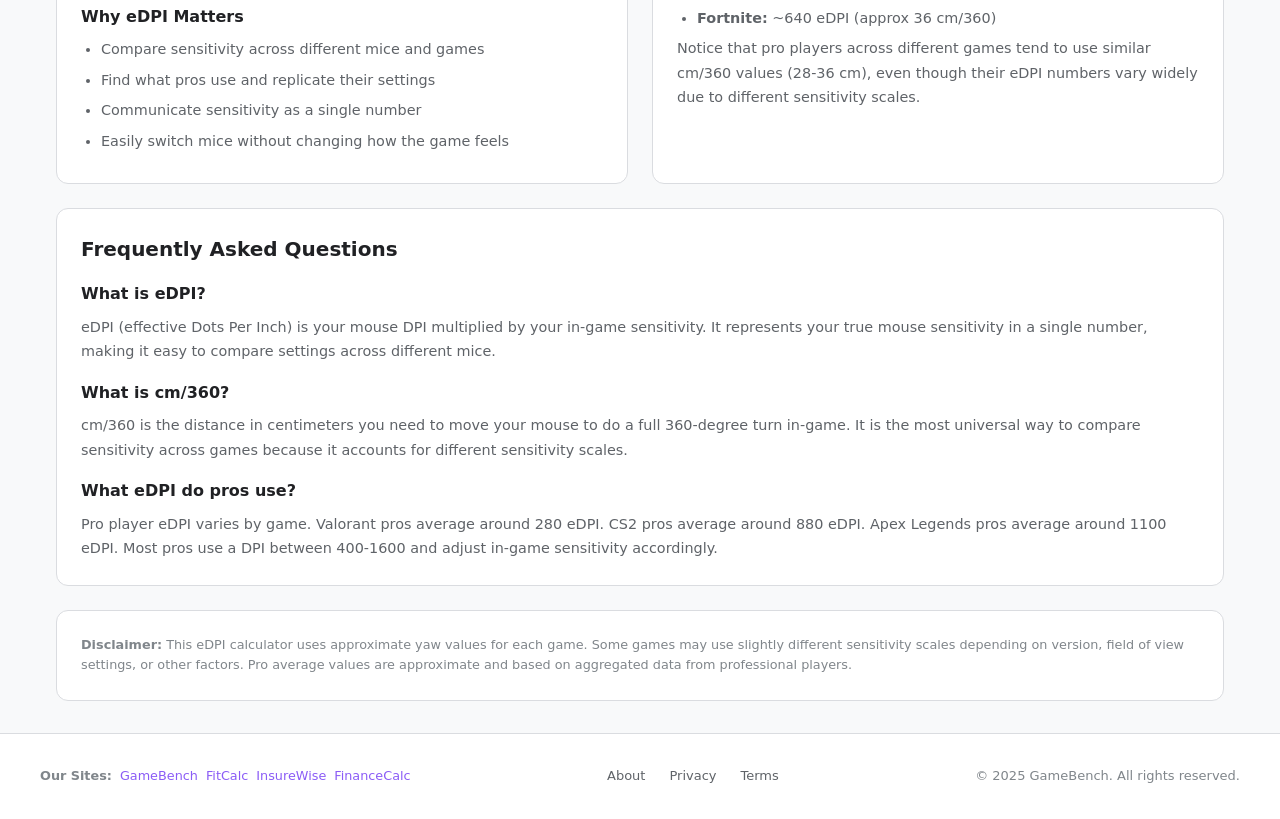
<file: edpi-calculator/index.html>
<!DOCTYPE html>
<html lang="en">
<head>
  <meta charset="UTF-8">
  <meta name="viewport" content="width=device-width, initial-scale=1.0">
  <title>eDPI Calculator - Effective Mouse Sensitivity | GameBench</title>
  <meta name="description" content="Free eDPI calculator to find your effective mouse sensitivity. Calculate cm/360 and compare to pro player averages for Valorant, CS2, Apex, and more.">
  <link rel="stylesheet" href="../css/style.css">
  <script type="application/ld+json">
  {
    "@context": "https://schema.org",
    "@type": "BreadcrumbList",
    "itemListElement": [
      {"@type": "ListItem", "position": 1, "name": "Home", "item": "https://gamebench.tools/"},
      {"@type": "ListItem", "position": 2, "name": "eDPI Calculator", "item": "https://gamebench.tools/edpi-calculator/"}
    ]
  }
  </script>
  <script type="application/ld+json">
  {
    "@context": "https://schema.org",
    "@type": "FAQPage",
    "mainEntity": [
      {
        "@type": "Question",
        "name": "What is eDPI?",
        "acceptedAnswer": {
          "@type": "Answer",
          "text": "eDPI (effective Dots Per Inch) is your mouse DPI multiplied by your in-game sensitivity. It represents your true mouse sensitivity in a single number, making it easy to compare settings across different mice."
        }
      },
      {
        "@type": "Question",
        "name": "What is cm/360?",
        "acceptedAnswer": {
          "@type": "Answer",
          "text": "cm/360 is the distance in centimeters you need to move your mouse to do a full 360-degree turn in-game. It is the most universal way to compare sensitivity across games because it accounts for different sensitivity scales."
        }
      },
      {
        "@type": "Question",
        "name": "What eDPI do pros use?",
        "acceptedAnswer": {
          "@type": "Answer",
          "text": "Pro player eDPI varies by game. Valorant pros average around 280 eDPI. CS2 pros average around 880 eDPI. Apex Legends pros average around 1100 eDPI. Most pros use a DPI between 400-1600 and adjust in-game sensitivity accordingly."
        }
      }
    ]
  }
  </script>
</head>
<body>

<header class="site-header">
  <div class="header-inner">
    <a href="/" class="site-logo">
      <svg viewBox="0 0 24 24" fill="none" stroke="currentColor" stroke-width="2"><polygon points="5 3 19 12 5 21 5 3"/></svg>
      GameBench
    </a>
    <button class="nav-toggle" onclick="document.querySelector('.nav-links').classList.toggle('open')" aria-label="Menu">
      <svg viewBox="0 0 24 24" fill="none" stroke="currentColor" stroke-width="2"><line x1="3" y1="6" x2="21" y2="6"/><line x1="3" y1="12" x2="21" y2="12"/><line x1="3" y1="18" x2="21" y2="18"/></svg>
    </button>
    <nav>
      <ul class="nav-links">
        <li><a href="/">Home</a></li>
        <li><a href="/bottleneck-calculator/">Bottleneck</a></li>
        <li><a href="/fps-calculator/">FPS</a></li>
        <li><a href="/edpi-calculator/" class="active">eDPI</a></li>
        <li><a href="/sensitivity-converter/">Sensitivity</a></li>
        <li><a href="/dpi-analyzer/">DPI</a></li>
        <li><a href="/pc-build-calculator/">PC Build</a></li>
        <li><a href="/ping-calculator/">Ping</a></li>
        <li><a href="/refresh-rate-calculator/">Refresh Rate</a></li>
        <li><a href="/fov-calculator/">FOV</a></li>
        <li><a href="/monitor-distance-calculator/">Monitor</a></li>
      </ul>
    </nav>
  </div>
</header>

<main>
  <nav class="breadcrumb">
    <a href="/">Home</a> &rsaquo; <span>eDPI Calculator</span>
  </nav>

  <div class="calc-page">
    <h1>eDPI Calculator</h1>
    <p class="subtitle">Calculate your effective mouse sensitivity and compare it to pro player averages.</p>

    <div class="calc-tool">
      <div class="calc-form" id="edpiForm">
        <div class="form-group">
          <label for="dpi">Mouse DPI</label>
          <input type="number" id="dpi" value="800" min="100" max="32000" step="50">
        </div>
        <div class="form-group">
          <label for="sensitivity">In-game Sensitivity</label>
          <input type="number" id="sensitivity" value="1.0" min="0.001" max="100" step="0.01">
        </div>
        <div class="form-group full-width">
          <label for="game">Game</label>
          <select id="game">
            <option value="valorant">Valorant</option>
            <option value="cs2">CS2</option>
            <option value="apex">Apex Legends</option>
            <option value="fortnite">Fortnite</option>
            <option value="ow2">Overwatch 2</option>
            <option value="r6">Rainbow Six Siege</option>
            <option value="cod">Call of Duty</option>
            <option value="minecraft">Minecraft</option>
            <option value="rust">Rust</option>
            <option value="destiny2">Destiny 2</option>
          </select>
        </div>
        <button class="btn-calculate" onclick="calculateEDPI()">Calculate eDPI</button>
      </div>

      <div class="calc-results" id="results">
        <div class="result-highlight">
          <div class="label">Your eDPI</div>
          <div class="value" id="edpiValue">0</div>
        </div>
        <div class="result-details">
          <div class="result-item">
            <div class="label">cm/360</div>
            <div class="value" id="cm360">-</div>
          </div>
          <div class="result-item">
            <div class="label">in/360</div>
            <div class="value" id="in360">-</div>
          </div>
          <div class="result-item">
            <div class="label">Pro Average eDPI</div>
            <div class="value" id="proAvg">-</div>
          </div>
          <div class="result-item">
            <div class="label">Comparison</div>
            <div class="value" id="comparison">-</div>
          </div>
        </div>
      </div>
    </div>

    <div class="cta-section">
      <div class="cta-card">
        <div class="cta-icon">&#127918;</div>
        <h3>Optimize Your Gaming Experience</h3>
        <p>Reduce lag, boost FPS, and improve your setup with top gaming optimization tools.</p>
        <p class="affiliate-disclosure">We may earn a referral fee if you purchase through our links. This does not affect our calculator results.</p>
        <a href="https://www.jdoqocy.com/click-101753403-17255582" class="cta-button" target="_blank" rel="noopener sponsored">Explore Gaming Tools</a>
      </div>
    </div>
  </div>

  <div class="seo-content">
    <div class="seo-block">
      <h2>What Is eDPI?</h2>
      <p>eDPI (effective Dots Per Inch) combines your mouse hardware DPI and in-game sensitivity into a single number. This makes it easy to compare your sensitivity with other players regardless of what mouse they use.</p>
      <h3>The Formula</h3>
      <p><strong>eDPI = Mouse DPI &times; In-game Sensitivity</strong></p>
      <p>For example, a DPI of 800 with an in-game sensitivity of 0.5 gives you an eDPI of 400. If another player uses 400 DPI with 1.0 sensitivity, they also have an eDPI of 400 — the mouse feels exactly the same.</p>
      <h3>Why eDPI Matters</h3>
      <ul>
        <li>Compare sensitivity across different mice and games</li>
        <li>Find what pros use and replicate their settings</li>
        <li>Communicate sensitivity as a single number</li>
        <li>Easily switch mice without changing how the game feels</li>
      </ul>
    </div>
    <div class="seo-block">
      <h2>Understanding cm/360</h2>
      <p>While eDPI is useful, cm/360 is the most universal sensitivity metric because it accounts for each game's unique sensitivity scale. It tells you exactly how many centimeters of mouse movement equals one full turn in-game.</p>
      <h3>Pro Player Averages</h3>
      <ul>
        <li><strong>Valorant:</strong> ~280 eDPI (approx 34 cm/360)</li>
        <li><strong>CS2:</strong> ~880 eDPI (approx 34 cm/360)</li>
        <li><strong>Apex Legends:</strong> ~1100 eDPI (approx 28 cm/360)</li>
        <li><strong>Fortnite:</strong> ~640 eDPI (approx 36 cm/360)</li>
      </ul>
      <p>Notice that pro players across different games tend to use similar cm/360 values (28-36 cm), even though their eDPI numbers vary widely due to different sensitivity scales.</p>
    </div>
    <div class="seo-block full-width">
      <h2>Frequently Asked Questions</h2>
      <h3>What is eDPI?</h3>
      <p>eDPI (effective Dots Per Inch) is your mouse DPI multiplied by your in-game sensitivity. It represents your true mouse sensitivity in a single number, making it easy to compare settings across different mice.</p>
      <h3>What is cm/360?</h3>
      <p>cm/360 is the distance in centimeters you need to move your mouse to do a full 360-degree turn in-game. It is the most universal way to compare sensitivity across games because it accounts for different sensitivity scales.</p>
      <h3>What eDPI do pros use?</h3>
      <p>Pro player eDPI varies by game. Valorant pros average around 280 eDPI. CS2 pros average around 880 eDPI. Apex Legends pros average around 1100 eDPI. Most pros use a DPI between 400-1600 and adjust in-game sensitivity accordingly.</p>
    </div>
  </div>

  <div class="seo-block full-width" style="margin-top:1.5rem;">
    <p style="font-size:0.8rem;color:var(--text-light);line-height:1.6;"><strong>Disclaimer:</strong> This eDPI calculator uses approximate yaw values for each game. Some games may use slightly different sensitivity scales depending on version, field of view settings, or other factors. Pro average values are approximate and based on aggregated data from professional players.</p>
  </div>
</main>

<footer class="site-footer">
  <div class="footer-inner">
    <div class="cross-site-links">
      <span>Our Sites:</span>
      <a href="https://gamebench.tools/">GameBench</a>
      <a href="https://fitcalc.health/">FitCalc</a>
      <a href="https://insurewise.tools/">InsureWise</a>
      <a href="https://financecalc.tools/">FinanceCalc</a>
    </div>
    <ul class="footer-links">
      <li><a href="/about/">About</a></li>
      <li><a href="/privacy/">Privacy</a></li>
      <li><a href="/terms/">Terms</a></li>
    </ul>
    <p class="footer-copy">&copy; 2025 GameBench. All rights reserved.</p>
  </div>
</footer>

<script>
const gameYaw = {
  'valorant': 0.07, 'cs2': 0.022, 'apex': 0.022, 'fortnite': 0.022,
  'ow2': 0.0066, 'r6': 1.1, 'cod': 0.022, 'minecraft': 0.15,
  'rust': 0.1, 'destiny2': 0.033
};
const proAverages = {
  'valorant': { edpi: 280, label: '~280' },
  'cs2': { edpi: 880, label: '~880' },
  'apex': { edpi: 1100, label: '~1100' },
  'fortnite': { edpi: 640, label: '~640' },
  'ow2': { edpi: 4800, label: '~4800' },
  'r6': { edpi: 50, label: '~50' },
  'cod': { edpi: 1000, label: '~1000' },
  'minecraft': { edpi: 800, label: 'N/A' },
  'rust': { edpi: 400, label: 'N/A' },
  'destiny2': { edpi: 800, label: '~800' }
};

function calculateEDPI() {
  const dpi = parseFloat(document.getElementById('dpi').value) || 800;
  const sens = parseFloat(document.getElementById('sensitivity').value) || 1;
  const game = document.getElementById('game').value;

  const edpi = dpi * sens;
  const yaw = gameYaw[game] || 0.022;
  const cm360 = (2.54 * 360) / (dpi * sens * yaw);
  const in360 = cm360 / 2.54;

  document.getElementById('edpiValue').textContent = Math.round(edpi * 100) / 100;
  document.getElementById('cm360').textContent = cm360.toFixed(2) + ' cm';
  document.getElementById('in360').textContent = in360.toFixed(2) + ' in';

  const pro = proAverages[game];
  document.getElementById('proAvg').textContent = pro.label;

  if (pro.label === 'N/A') {
    document.getElementById('comparison').textContent = 'No pro data available';
  } else {
    const ratio = edpi / pro.edpi;
    if (ratio > 1.2) {
      document.getElementById('comparison').textContent = 'Higher than pros (' + Math.round((ratio - 1) * 100) + '% faster)';
    } else if (ratio < 0.8) {
      document.getElementById('comparison').textContent = 'Lower than pros (' + Math.round((1 - ratio) * 100) + '% slower)';
    } else {
      document.getElementById('comparison').textContent = 'Similar to pros (within 20%)';
    }
  }

  document.getElementById('results').classList.add('visible');
}

calculateEDPI();
</script>
</body>
</html>
</file>
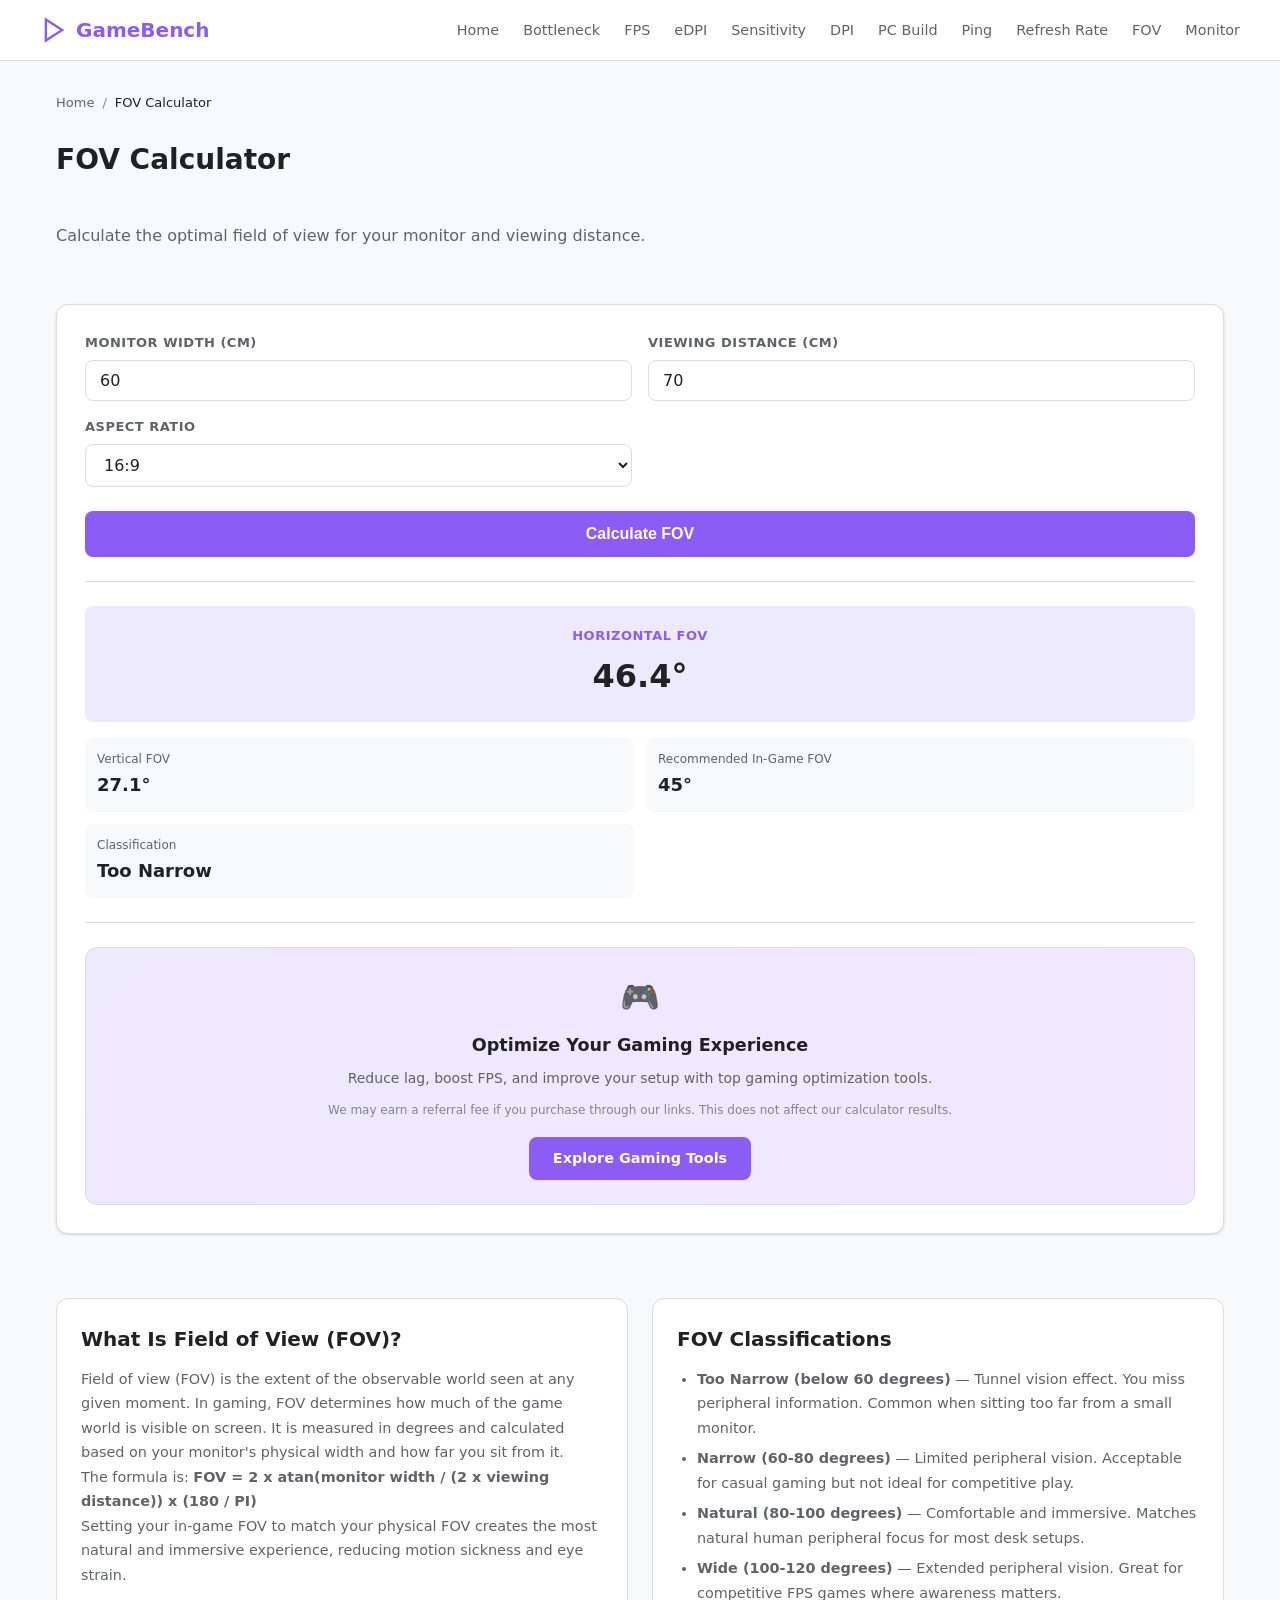
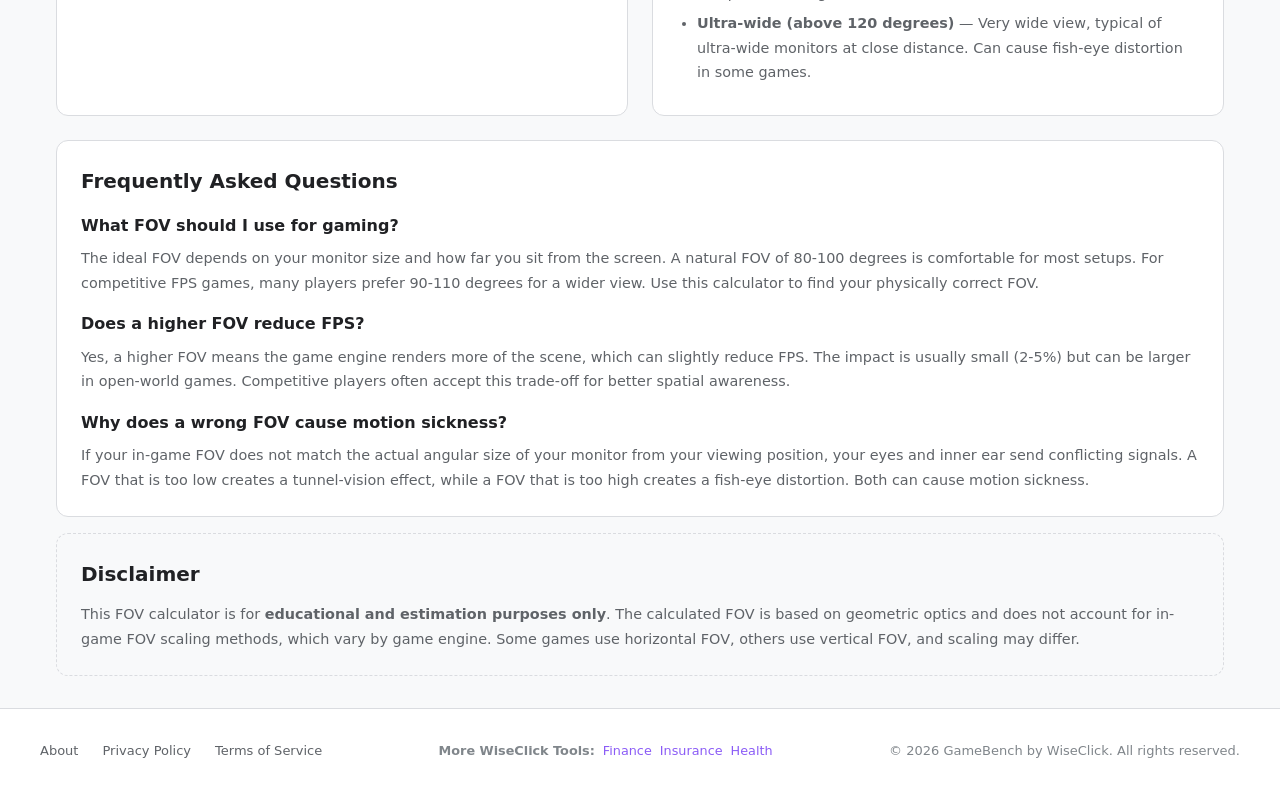
<file: fov-calculator/index.html>
<!DOCTYPE html>
<html lang="en">
<head>
  <meta charset="UTF-8">
  <meta name="viewport" content="width=device-width, initial-scale=1.0">
  <title>FOV Calculator - Calculate Field of View for Gaming | GameBench</title>
  <meta name="description" content="Free FOV calculator for gaming. Calculate horizontal and vertical field of view based on your monitor size and viewing distance. Find your optimal in-game FOV setting.">
  <meta name="keywords" content="FOV calculator, field of view calculator, gaming FOV, monitor FOV, viewing distance FOV, in-game FOV">
  <link rel="canonical" href="https://game.wiseclick.site/fov-calculator/">
  <meta property="og:title" content="FOV Calculator - Calculate Field of View for Gaming | GameBench">
  <meta property="og:description" content="Calculate your optimal field of view based on monitor size, viewing distance, and aspect ratio.">
  <meta property="og:type" content="website">
  <link rel="stylesheet" href="../css/style.css">
  <script type="application/ld+json">
  {
    "@context": "https://schema.org",
    "@type": "WebApplication",
    "name": "FOV Calculator",
    "description": "Calculate field of view for gaming based on monitor and seating distance",
    "applicationCategory": "GameApplication",
    "operatingSystem": "Any",
    "offers": { "@type": "Offer", "price": "0", "priceCurrency": "USD" }
  }
  </script>
  <script type="application/ld+json">
{
  "@context": "https://schema.org",
  "@type": "FAQPage",
  "mainEntity": [
    {
      "@type": "Question",
      "name": "What FOV should I use for gaming?",
      "acceptedAnswer": {
        "@type": "Answer",
        "text": "The ideal FOV depends on your monitor size and how far you sit from the screen. A natural FOV of 80-100 degrees is comfortable for most setups. For competitive FPS games, many players prefer 90-110 degrees for a wider view. Use this calculator to find your physically correct FOV."
      }
    },
    {
      "@type": "Question",
      "name": "Does a higher FOV reduce FPS?",
      "acceptedAnswer": {
        "@type": "Answer",
        "text": "Yes, a higher FOV means the game engine renders more of the scene, which can slightly reduce FPS. The impact is usually small (2-5%) but can be larger in open-world games. Competitive players often accept this trade-off for better spatial awareness."
      }
    },
    {
      "@type": "Question",
      "name": "Why does a wrong FOV cause motion sickness?",
      "acceptedAnswer": {
        "@type": "Answer",
        "text": "If your in-game FOV does not match the actual angular size of your monitor from your viewing position, your eyes and inner ear send conflicting signals. A FOV that is too low creates a tunnel-vision effect, while a FOV that is too high creates a fish-eye distortion. Both can cause motion sickness."
      }
    }
  ]
}
  </script>
  <script type="application/ld+json">
  {
    "@context": "https://schema.org",
    "@type": "BreadcrumbList",
    "itemListElement": [
      { "@type": "ListItem", "position": 1, "name": "Home", "item": "https://game.wiseclick.site/" },
      { "@type": "ListItem", "position": 2, "name": "FOV Calculator", "item": "https://game.wiseclick.site/fov-calculator/" }
    ]
  }
  </script>
</head>
<body>

  <header class="site-header">
    <div class="header-inner">
      <a href="/" class="site-logo">
        <svg viewBox="0 0 24 24" fill="none" stroke="currentColor" stroke-width="2"><polygon points="5 3 19 12 5 21 5 3"/></svg>
        GameBench
      </a>
      <button class="nav-toggle" onclick="document.querySelector('.nav-links').classList.toggle('open')" aria-label="Menu">
        <svg viewBox="0 0 24 24" fill="none" stroke="currentColor" stroke-width="2"><line x1="3" y1="6" x2="21" y2="6"/><line x1="3" y1="12" x2="21" y2="12"/><line x1="3" y1="18" x2="21" y2="18"/></svg>
      </button>
      <ul class="nav-links">
        <li><a href="/">Home</a></li>
        <li><a href="/bottleneck-calculator/">Bottleneck</a></li>
        <li><a href="/fps-calculator/">FPS</a></li>
        <li><a href="/edpi-calculator/">eDPI</a></li>
        <li><a href="/sensitivity-converter/">Sensitivity</a></li>
        <li><a href="/dpi-analyzer/">DPI</a></li>
        <li><a href="/pc-build-calculator/">PC Build</a></li>
        <li><a href="/ping-calculator/">Ping</a></li>
        <li><a href="/refresh-rate-calculator/">Refresh Rate</a></li>
        <li><a href="/fov-calculator/">FOV</a></li>
        <li><a href="/monitor-distance-calculator/">Monitor</a></li>
      </ul>
    </div>
  </header>

  <main>
    <nav class="breadcrumb">
      <a href="/">Home</a> / <span>FOV Calculator</span>
    </nav>

    <div class="calc-page">
      <h1>FOV Calculator</h1>
      <p class="subtitle">Calculate the optimal field of view for your monitor and viewing distance.</p>

      <div class="calc-tool">
        <form class="calc-form" id="fov-form" onsubmit="return false;">
          <div class="form-group">
            <label for="monitor-width">Monitor Width (cm)</label>
            <input type="number" id="monitor-width" value="60" min="10" step="1">
          </div>
          <div class="form-group">
            <label for="viewing-distance">Viewing Distance (cm)</label>
            <input type="number" id="viewing-distance" value="70" min="10" step="1">
          </div>
          <div class="form-group">
            <label for="aspect-ratio">Aspect Ratio</label>
            <select id="aspect-ratio">
              <option value="16:9" selected>16:9</option>
              <option value="16:10">16:10</option>
              <option value="21:9">21:9</option>
              <option value="32:9">32:9</option>
            </select>
          </div>
          <button type="button" class="btn-calculate" onclick="calculateFOV()">Calculate FOV</button>
        </form>

        <div class="calc-results" id="results">
          <div class="result-highlight">
            <div class="label">Horizontal FOV</div>
            <div class="value" id="h-fov">0</div>
          </div>
          <div class="result-details">
            <div class="result-item">
              <div class="label">Vertical FOV</div>
              <div class="value" id="v-fov">0</div>
            </div>
            <div class="result-item">
              <div class="label">Recommended In-Game FOV</div>
              <div class="value" id="recommended-fov">0</div>
            </div>
            <div class="result-item">
              <div class="label">Classification</div>
              <div class="value" id="fov-classification">-</div>
            </div>
          </div>
        </div>
        <div class="cta-section">
          <div class="cta-card">
            <div class="cta-icon">🎮</div>
            <h3>Optimize Your Gaming Experience</h3>
            <p>Reduce lag, boost FPS, and improve your setup with top gaming optimization tools.</p>
            <p class="affiliate-disclosure">We may earn a referral fee if you purchase through our links. This does not affect our calculator results.</p>
            <a href="https://www.jdoqocy.com/click-101753403-17255582" class="cta-button" target="_blank" rel="noopener sponsored">Explore Gaming Tools</a>
          </div>
        </div>
      </div>

      <div class="seo-content">
        <div class="seo-block">
          <h2>What Is Field of View (FOV)?</h2>
          <p>Field of view (FOV) is the extent of the observable world seen at any given moment. In gaming, FOV determines how much of the game world is visible on screen. It is measured in degrees and calculated based on your monitor's physical width and how far you sit from it.</p>
          <p>The formula is: <strong>FOV = 2 x atan(monitor width / (2 x viewing distance)) x (180 / PI)</strong></p>
          <p>Setting your in-game FOV to match your physical FOV creates the most natural and immersive experience, reducing motion sickness and eye strain.</p>
        </div>
        <div class="seo-block">
          <h2>FOV Classifications</h2>
          <ul>
            <li><strong>Too Narrow (below 60 degrees)</strong> — Tunnel vision effect. You miss peripheral information. Common when sitting too far from a small monitor.</li>
            <li><strong>Narrow (60-80 degrees)</strong> — Limited peripheral vision. Acceptable for casual gaming but not ideal for competitive play.</li>
            <li><strong>Natural (80-100 degrees)</strong> — Comfortable and immersive. Matches natural human peripheral focus for most desk setups.</li>
            <li><strong>Wide (100-120 degrees)</strong> — Extended peripheral vision. Great for competitive FPS games where awareness matters.</li>
            <li><strong>Ultra-wide (above 120 degrees)</strong> — Very wide view, typical of ultra-wide monitors at close distance. Can cause fish-eye distortion in some games.</li>
          </ul>
        </div>
        <div class="seo-block full-width">
          <h2>Frequently Asked Questions</h2>
          <h3>What FOV should I use for gaming?</h3>
          <p>The ideal FOV depends on your monitor size and how far you sit from the screen. A natural FOV of 80-100 degrees is comfortable for most setups. For competitive FPS games, many players prefer 90-110 degrees for a wider view. Use this calculator to find your physically correct FOV.</p>
          <h3>Does a higher FOV reduce FPS?</h3>
          <p>Yes, a higher FOV means the game engine renders more of the scene, which can slightly reduce FPS. The impact is usually small (2-5%) but can be larger in open-world games. Competitive players often accept this trade-off for better spatial awareness.</p>
          <h3>Why does a wrong FOV cause motion sickness?</h3>
          <p>If your in-game FOV does not match the actual angular size of your monitor from your viewing position, your eyes and inner ear send conflicting signals. A FOV that is too low creates a tunnel-vision effect, while a FOV that is too high creates a fish-eye distortion. Both can cause motion sickness.</p>
        </div>
      </div>
    </div>

    <div class="seo-block full-width" style="background:var(--bg-secondary);border-style:dashed;margin-top:1rem">
      <h2>Disclaimer</h2>
      <p>This FOV calculator is for <strong>educational and estimation purposes only</strong>. The calculated FOV is based on geometric optics and does not account for in-game FOV scaling methods, which vary by game engine. Some games use horizontal FOV, others use vertical FOV, and scaling may differ.</p>
    </div>
  </main>

  <footer class="site-footer">
    <div class="footer-inner">
      <ul class="footer-links">
        <li><a href="/about/">About</a></li>
        <li><a href="/privacy/">Privacy Policy</a></li>
        <li><a href="/terms/">Terms of Service</a></li>
      </ul>
      <div class="cross-site-links"><span>More WiseClick Tools:</span><a href="https://calc.wiseclick.site/" target="_blank" rel="noopener">Finance</a><a href="https://insure.wiseclick.site/" target="_blank" rel="noopener">Insurance</a><a href="https://fit.wiseclick.site/" target="_blank" rel="noopener">Health</a></div>
      <p class="footer-copy">&copy; 2026 GameBench by WiseClick. All rights reserved.</p>
    </div>
  </footer>

  <script>
  function calculateFOV() {
    const monitorWidth = parseFloat(document.getElementById('monitor-width').value) || 0;
    const viewingDist = parseFloat(document.getElementById('viewing-distance').value) || 0;
    const aspectStr = document.getElementById('aspect-ratio').value;

    if (monitorWidth <= 0 || viewingDist <= 0) {
      document.getElementById('results').classList.remove('visible');
      return;
    }

    // Parse aspect ratio
    const parts = aspectStr.split(':');
    const arW = parseFloat(parts[0]);
    const arH = parseFloat(parts[1]);

    // Horizontal FOV
    const hFOV = 2 * Math.atan(monitorWidth / (2 * viewingDist)) * (180 / Math.PI);

    // Vertical FOV based on aspect ratio
    // monitor height = monitor width * (arH / arW)
    const monitorHeight = monitorWidth * (arH / arW);
    const vFOV = 2 * Math.atan(monitorHeight / (2 * viewingDist)) * (180 / Math.PI);

    // Classification
    let classification;
    if (hFOV < 60) classification = 'Too Narrow';
    else if (hFOV < 80) classification = 'Narrow';
    else if (hFOV <= 100) classification = 'Natural';
    else if (hFOV <= 120) classification = 'Wide';
    else classification = 'Ultra-wide';

    // Recommended in-game FOV (round to nearest 5)
    const recommendedFOV = Math.round(hFOV / 5) * 5;

    document.getElementById('h-fov').textContent = hFOV.toFixed(1) + '\u00B0';
    document.getElementById('v-fov').textContent = vFOV.toFixed(1) + '\u00B0';
    document.getElementById('recommended-fov').textContent = recommendedFOV + '\u00B0';
    document.getElementById('fov-classification').textContent = classification;
    document.getElementById('results').classList.add('visible');
  }

  calculateFOV();
  </script>
</body>
</html>
</file>
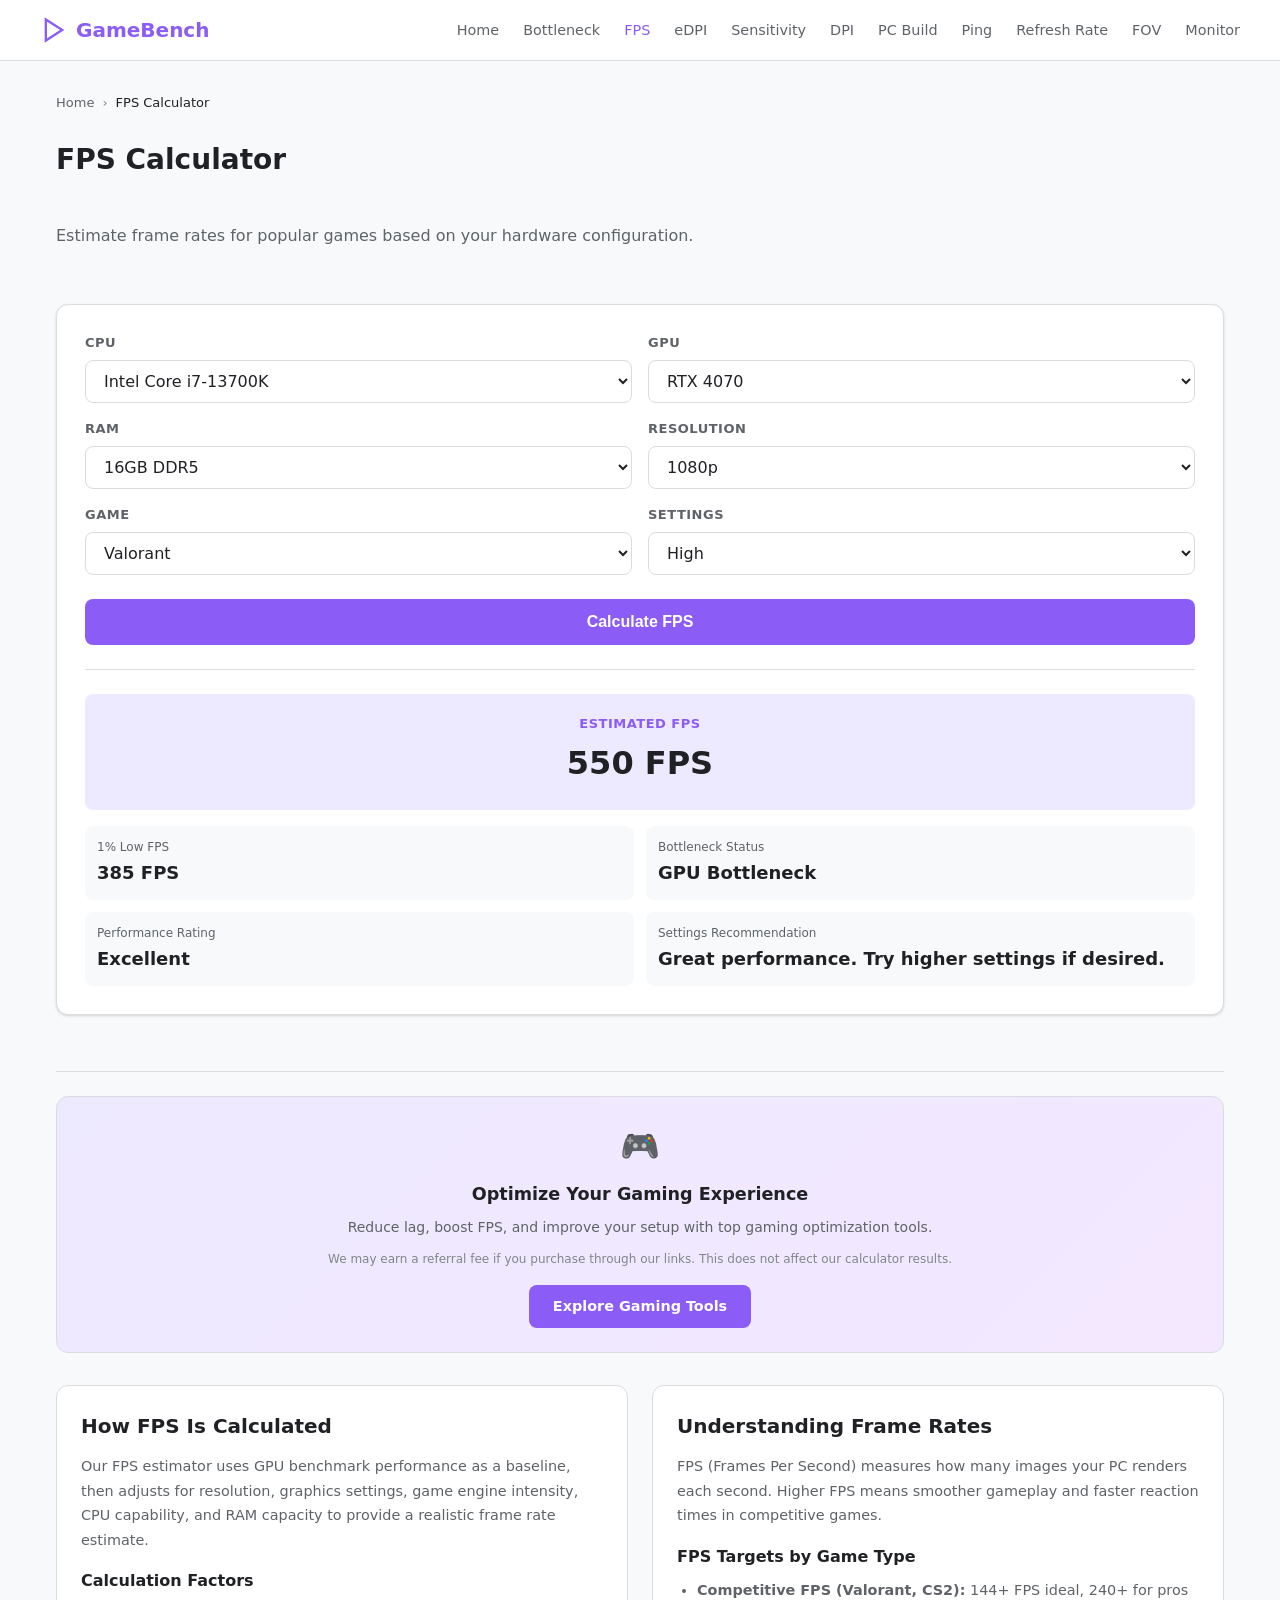
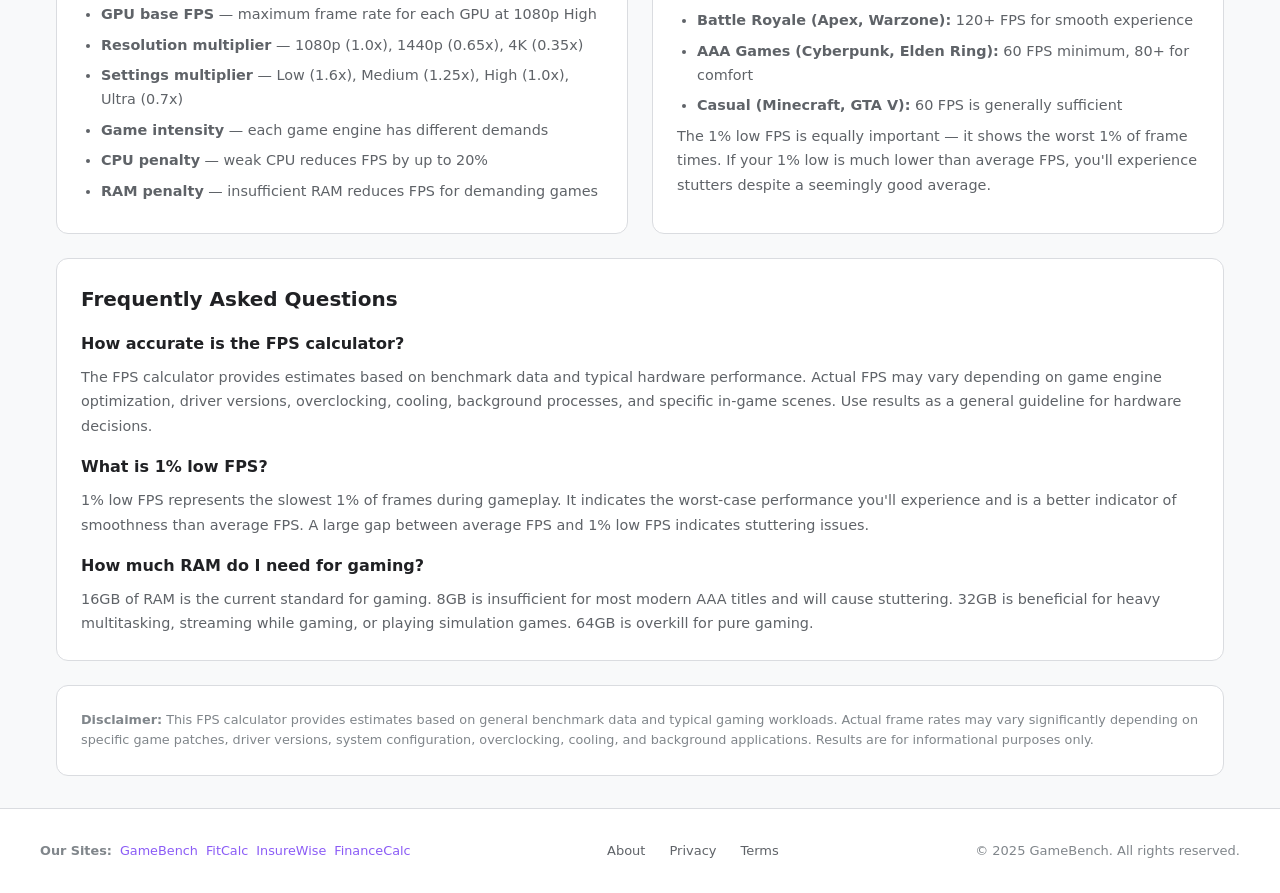
<file: fps-calculator/index.html>
<!DOCTYPE html>
<html lang="en">
<head>
  <meta charset="UTF-8">
  <meta name="viewport" content="width=device-width, initial-scale=1.0">
  <title>FPS Calculator - Estimate Frame Rates for Popular Games | GameBench</title>
  <meta name="description" content="Free FPS calculator to estimate frame rates for popular games like Valorant, CS2, Cyberpunk 2077, and more based on your PC specs.">
  <link rel="stylesheet" href="../css/style.css">
  <script type="application/ld+json">
  {
    "@context": "https://schema.org",
    "@type": "BreadcrumbList",
    "itemListElement": [
      {"@type": "ListItem", "position": 1, "name": "Home", "item": "https://gamebench.tools/"},
      {"@type": "ListItem", "position": 2, "name": "FPS Calculator", "item": "https://gamebench.tools/fps-calculator/"}
    ]
  }
  </script>
  <script type="application/ld+json">
  {
    "@context": "https://schema.org",
    "@type": "FAQPage",
    "mainEntity": [
      {
        "@type": "Question",
        "name": "How accurate is the FPS calculator?",
        "acceptedAnswer": {
          "@type": "Answer",
          "text": "The FPS calculator provides estimates based on benchmark data and typical hardware performance. Actual FPS may vary depending on game engine optimization, driver versions, overclocking, cooling, background processes, and specific in-game scenes. Use results as a general guideline for hardware decisions."
        }
      },
      {
        "@type": "Question",
        "name": "What is 1% low FPS?",
        "acceptedAnswer": {
          "@type": "Answer",
          "text": "1% low FPS represents the slowest 1% of frames during gameplay. It indicates the worst-case performance you'll experience and is a better indicator of smoothness than average FPS. A large gap between average FPS and 1% low FPS indicates stuttering issues."
        }
      },
      {
        "@type": "Question",
        "name": "How much RAM do I need for gaming?",
        "acceptedAnswer": {
          "@type": "Answer",
          "text": "16GB of RAM is the current standard for gaming. 8GB is insufficient for most modern AAA titles and will cause stuttering. 32GB is beneficial for heavy multitasking, streaming while gaming, or playing simulation games. 64GB is overkill for pure gaming."
        }
      }
    ]
  }
  </script>
</head>
<body>

<header class="site-header">
  <div class="header-inner">
    <a href="/" class="site-logo">
      <svg viewBox="0 0 24 24" fill="none" stroke="currentColor" stroke-width="2"><polygon points="5 3 19 12 5 21 5 3"/></svg>
      GameBench
    </a>
    <button class="nav-toggle" onclick="document.querySelector('.nav-links').classList.toggle('open')" aria-label="Menu">
      <svg viewBox="0 0 24 24" fill="none" stroke="currentColor" stroke-width="2"><line x1="3" y1="6" x2="21" y2="6"/><line x1="3" y1="12" x2="21" y2="12"/><line x1="3" y1="18" x2="21" y2="18"/></svg>
    </button>
    <nav>
      <ul class="nav-links">
        <li><a href="/">Home</a></li>
        <li><a href="/bottleneck-calculator/">Bottleneck</a></li>
        <li><a href="/fps-calculator/" class="active">FPS</a></li>
        <li><a href="/edpi-calculator/">eDPI</a></li>
        <li><a href="/sensitivity-converter/">Sensitivity</a></li>
        <li><a href="/dpi-analyzer/">DPI</a></li>
        <li><a href="/pc-build-calculator/">PC Build</a></li>
        <li><a href="/ping-calculator/">Ping</a></li>
        <li><a href="/refresh-rate-calculator/">Refresh Rate</a></li>
        <li><a href="/fov-calculator/">FOV</a></li>
        <li><a href="/monitor-distance-calculator/">Monitor</a></li>
      </ul>
    </nav>
  </div>
</header>

<main>
  <nav class="breadcrumb">
    <a href="/">Home</a> &rsaquo; <span>FPS Calculator</span>
  </nav>

  <div class="calc-page">
    <h1>FPS Calculator</h1>
    <p class="subtitle">Estimate frame rates for popular games based on your hardware configuration.</p>

    <div class="calc-tool">
      <div class="calc-form" id="fpsForm">
        <div class="form-group">
          <label for="cpu">CPU</label>
          <select id="cpu">
            <option value="i3-12100F">Intel Core i3-12100F</option>
            <option value="i5-12400F">Intel Core i5-12400F</option>
            <option value="i5-13600K">Intel Core i5-13600K</option>
            <option value="i7-13700K" selected>Intel Core i7-13700K</option>
            <option value="i7-14700K">Intel Core i7-14700K</option>
            <option value="i9-13900K">Intel Core i9-13900K</option>
            <option value="r5-5600x">AMD Ryzen 5 5600X</option>
            <option value="r7-5800x3d">AMD Ryzen 7 5800X3D</option>
            <option value="r7-7800x3d">AMD Ryzen 7 7800X3D</option>
            <option value="r9-7950x">AMD Ryzen 9 7950X</option>
          </select>
        </div>
        <div class="form-group">
          <label for="gpu">GPU</label>
          <select id="gpu">
            <option value="rtx3060">RTX 3060</option>
            <option value="rtx3060ti">RTX 3060 Ti</option>
            <option value="rtx3070">RTX 3070</option>
            <option value="rtx3080">RTX 3080</option>
            <option value="rtx4060">RTX 4060</option>
            <option value="rtx4060ti">RTX 4060 Ti</option>
            <option value="rtx4070" selected>RTX 4070</option>
            <option value="rtx4070s">RTX 4070 Super</option>
            <option value="rtx4080">RTX 4080</option>
            <option value="rtx4090">RTX 4090</option>
            <option value="rx6600xt">RX 6600 XT</option>
            <option value="rx6700xt">RX 6700 XT</option>
            <option value="rx7600">RX 7600</option>
            <option value="rx7800xt">RX 7800 XT</option>
            <option value="rx7900xtx">RX 7900 XTX</option>
          </select>
        </div>
        <div class="form-group">
          <label for="ram">RAM</label>
          <select id="ram">
            <option value="8gbddr4">8GB DDR4</option>
            <option value="16gbddr4">16GB DDR4</option>
            <option value="16gbddr5" selected>16GB DDR5</option>
            <option value="32gbddr5">32GB DDR5</option>
            <option value="64gbddr5">64GB DDR5</option>
          </select>
        </div>
        <div class="form-group">
          <label for="resolution">Resolution</label>
          <select id="resolution">
            <option value="1080p" selected>1080p</option>
            <option value="1440p">1440p</option>
            <option value="4k">4K</option>
          </select>
        </div>
        <div class="form-group">
          <label for="game">Game</label>
          <select id="game">
            <option value="valorant">Valorant</option>
            <option value="cs2">CS2</option>
            <option value="apex">Apex Legends</option>
            <option value="fortnite">Fortnite</option>
            <option value="cyberpunk">Cyberpunk 2077</option>
            <option value="eldenring">Elden Ring</option>
            <option value="hogwarts">Hogwarts Legacy</option>
            <option value="warzone">Call of Duty Warzone</option>
            <option value="minecraft">Minecraft</option>
            <option value="gtav">GTA V</option>
          </select>
        </div>
        <div class="form-group">
          <label for="settings">Settings</label>
          <select id="settings">
            <option value="low">Low</option>
            <option value="medium">Medium</option>
            <option value="high" selected>High</option>
            <option value="ultra">Ultra</option>
          </select>
        </div>
        <button class="btn-calculate" onclick="calculateFPS()">Calculate FPS</button>
      </div>

      <div class="calc-results" id="results">
        <div class="result-highlight">
          <div class="label">Estimated FPS</div>
          <div class="value" id="estimatedFps">0</div>
        </div>
        <div class="result-details">
          <div class="result-item">
            <div class="label">1% Low FPS</div>
            <div class="value" id="onePercentLow">-</div>
          </div>
          <div class="result-item">
            <div class="label">Bottleneck Status</div>
            <div class="value" id="bottleneckStatus">-</div>
          </div>
          <div class="result-item">
            <div class="label">Performance Rating</div>
            <div class="value" id="perfRating">-</div>
          </div>
          <div class="result-item">
            <div class="label">Settings Recommendation</div>
            <div class="value" id="settingsRec">-</div>
          </div>
        </div>
      </div>
    </div>

    <div class="cta-section">
      <div class="cta-card">
        <div class="cta-icon">&#127918;</div>
        <h3>Optimize Your Gaming Experience</h3>
        <p>Reduce lag, boost FPS, and improve your setup with top gaming optimization tools.</p>
        <p class="affiliate-disclosure">We may earn a referral fee if you purchase through our links. This does not affect our calculator results.</p>
        <a href="https://www.jdoqocy.com/click-101753403-17255582" class="cta-button" target="_blank" rel="noopener sponsored">Explore Gaming Tools</a>
      </div>
    </div>
  </div>

  <div class="seo-content">
    <div class="seo-block">
      <h2>How FPS Is Calculated</h2>
      <p>Our FPS estimator uses GPU benchmark performance as a baseline, then adjusts for resolution, graphics settings, game engine intensity, CPU capability, and RAM capacity to provide a realistic frame rate estimate.</p>
      <h3>Calculation Factors</h3>
      <ul>
        <li><strong>GPU base FPS</strong> — maximum frame rate for each GPU at 1080p High</li>
        <li><strong>Resolution multiplier</strong> — 1080p (1.0x), 1440p (0.65x), 4K (0.35x)</li>
        <li><strong>Settings multiplier</strong> — Low (1.6x), Medium (1.25x), High (1.0x), Ultra (0.7x)</li>
        <li><strong>Game intensity</strong> — each game engine has different demands</li>
        <li><strong>CPU penalty</strong> — weak CPU reduces FPS by up to 20%</li>
        <li><strong>RAM penalty</strong> — insufficient RAM reduces FPS for demanding games</li>
      </ul>
    </div>
    <div class="seo-block">
      <h2>Understanding Frame Rates</h2>
      <p>FPS (Frames Per Second) measures how many images your PC renders each second. Higher FPS means smoother gameplay and faster reaction times in competitive games.</p>
      <h3>FPS Targets by Game Type</h3>
      <ul>
        <li><strong>Competitive FPS (Valorant, CS2):</strong> 144+ FPS ideal, 240+ for pros</li>
        <li><strong>Battle Royale (Apex, Warzone):</strong> 120+ FPS for smooth experience</li>
        <li><strong>AAA Games (Cyberpunk, Elden Ring):</strong> 60 FPS minimum, 80+ for comfort</li>
        <li><strong>Casual (Minecraft, GTA V):</strong> 60 FPS is generally sufficient</li>
      </ul>
      <p>The 1% low FPS is equally important — it shows the worst 1% of frame times. If your 1% low is much lower than average FPS, you'll experience stutters despite a seemingly good average.</p>
    </div>
    <div class="seo-block full-width">
      <h2>Frequently Asked Questions</h2>
      <h3>How accurate is the FPS calculator?</h3>
      <p>The FPS calculator provides estimates based on benchmark data and typical hardware performance. Actual FPS may vary depending on game engine optimization, driver versions, overclocking, cooling, background processes, and specific in-game scenes. Use results as a general guideline for hardware decisions.</p>
      <h3>What is 1% low FPS?</h3>
      <p>1% low FPS represents the slowest 1% of frames during gameplay. It indicates the worst-case performance you'll experience and is a better indicator of smoothness than average FPS. A large gap between average FPS and 1% low FPS indicates stuttering issues.</p>
      <h3>How much RAM do I need for gaming?</h3>
      <p>16GB of RAM is the current standard for gaming. 8GB is insufficient for most modern AAA titles and will cause stuttering. 32GB is beneficial for heavy multitasking, streaming while gaming, or playing simulation games. 64GB is overkill for pure gaming.</p>
    </div>
  </div>

  <div class="seo-block full-width" style="margin-top:1.5rem;">
    <p style="font-size:0.8rem;color:var(--text-light);line-height:1.6;"><strong>Disclaimer:</strong> This FPS calculator provides estimates based on general benchmark data and typical gaming workloads. Actual frame rates may vary significantly depending on specific game patches, driver versions, system configuration, overclocking, cooling, and background applications. Results are for informational purposes only.</p>
  </div>
</main>

<footer class="site-footer">
  <div class="footer-inner">
    <div class="cross-site-links">
      <span>Our Sites:</span>
      <a href="https://gamebench.tools/">GameBench</a>
      <a href="https://fitcalc.health/">FitCalc</a>
      <a href="https://insurewise.tools/">InsureWise</a>
      <a href="https://financecalc.tools/">FinanceCalc</a>
    </div>
    <ul class="footer-links">
      <li><a href="/about/">About</a></li>
      <li><a href="/privacy/">Privacy</a></li>
      <li><a href="/terms/">Terms</a></li>
    </ul>
    <p class="footer-copy">&copy; 2025 GameBench. All rights reserved.</p>
  </div>
</footer>

<script>
const cpuScores = {
  'i3-12100F': 3, 'i5-12400F': 5, 'i5-13600K': 7.5, 'i7-13700K': 8.5,
  'i7-14700K': 9, 'i9-13900K': 9.5, 'r5-5600x': 5.5, 'r7-5800x3d': 7.5,
  'r7-7800x3d': 9.5, 'r9-7950x': 10
};
const gpuBaseFps = {
  'rtx3060': 130, 'rtx3060ti': 160, 'rtx3070': 175, 'rtx3080': 210,
  'rtx4060': 170, 'rtx4060ti': 195, 'rtx4070': 220, 'rtx4070s': 240,
  'rtx4080': 300, 'rtx4090': 380, 'rx6600xt': 120, 'rx6700xt': 150,
  'rx7600': 155, 'rx7800xt': 210, 'rx7900xtx': 310
};
const resMultiplier = { '1080p': 1.0, '1440p': 0.65, '4k': 0.35 };
const settingsMultiplier = { 'low': 1.6, 'medium': 1.25, 'high': 1.0, 'ultra': 0.7 };
const gameIntensity = {
  'valorant': 2.5, 'cs2': 2.0, 'apex': 1.5, 'fortnite': 1.6,
  'cyberpunk': 0.6, 'eldenring': 0.7, 'hogwarts': 0.55,
  'warzone': 0.9, 'minecraft': 3.0, 'gtav': 1.2
};
const aaaGames = ['cyberpunk', 'eldenring', 'hogwarts', 'warzone'];

function calculateFPS() {
  const cpu = document.getElementById('cpu').value;
  const gpu = document.getElementById('gpu').value;
  const ram = document.getElementById('ram').value;
  const res = document.getElementById('resolution').value;
  const game = document.getElementById('game').value;
  const settings = document.getElementById('settings').value;

  const baseFps = gpuBaseFps[gpu] || 150;
  const cpuScore = cpuScores[cpu] || 5;
  const gpuScore = Object.keys(gpuBaseFps).indexOf(gpu);

  let fps = baseFps;
  fps *= resMultiplier[res];
  fps *= settingsMultiplier[settings];
  fps *= gameIntensity[game];

  // CPU penalty
  const gpuPowerScore = (gpuBaseFps[gpu] || 150) / 38;
  if (cpuScore < gpuPowerScore * 0.7) {
    fps *= 0.8;
  }

  // RAM penalty
  if (ram === '8gbddr4' && aaaGames.includes(game)) {
    fps *= 0.85;
  }

  fps = Math.round(fps);
  const onePercentLow = Math.round(fps * 0.7);

  let bottleneck = 'Balanced';
  const gpuPwr = (gpuBaseFps[gpu] || 150) / 38;
  if (cpuScore < gpuPwr * 0.7) {
    bottleneck = 'CPU Bottleneck';
  } else if (cpuScore > gpuPwr * 1.4) {
    bottleneck = 'GPU Bottleneck';
  }

  let perfRating, settingsRec;
  if (fps >= 144) {
    perfRating = 'Excellent';
    settingsRec = 'Great performance. Try higher settings if desired.';
  } else if (fps >= 60) {
    perfRating = 'Good';
    settingsRec = 'Smooth gameplay. Consider tweaking for more FPS.';
  } else if (fps >= 30) {
    perfRating = 'Playable';
    settingsRec = 'Lower settings or resolution for smoother gameplay.';
  } else {
    perfRating = 'Poor';
    settingsRec = 'Significant upgrade needed for enjoyable experience.';
  }

  document.getElementById('estimatedFps').textContent = fps + ' FPS';
  document.getElementById('onePercentLow').textContent = onePercentLow + ' FPS';
  document.getElementById('bottleneckStatus').textContent = bottleneck;
  document.getElementById('perfRating').textContent = perfRating;
  document.getElementById('settingsRec').textContent = settingsRec;
  document.getElementById('results').classList.add('visible');
}

calculateFPS();
</script>
</body>
</html>
</file>
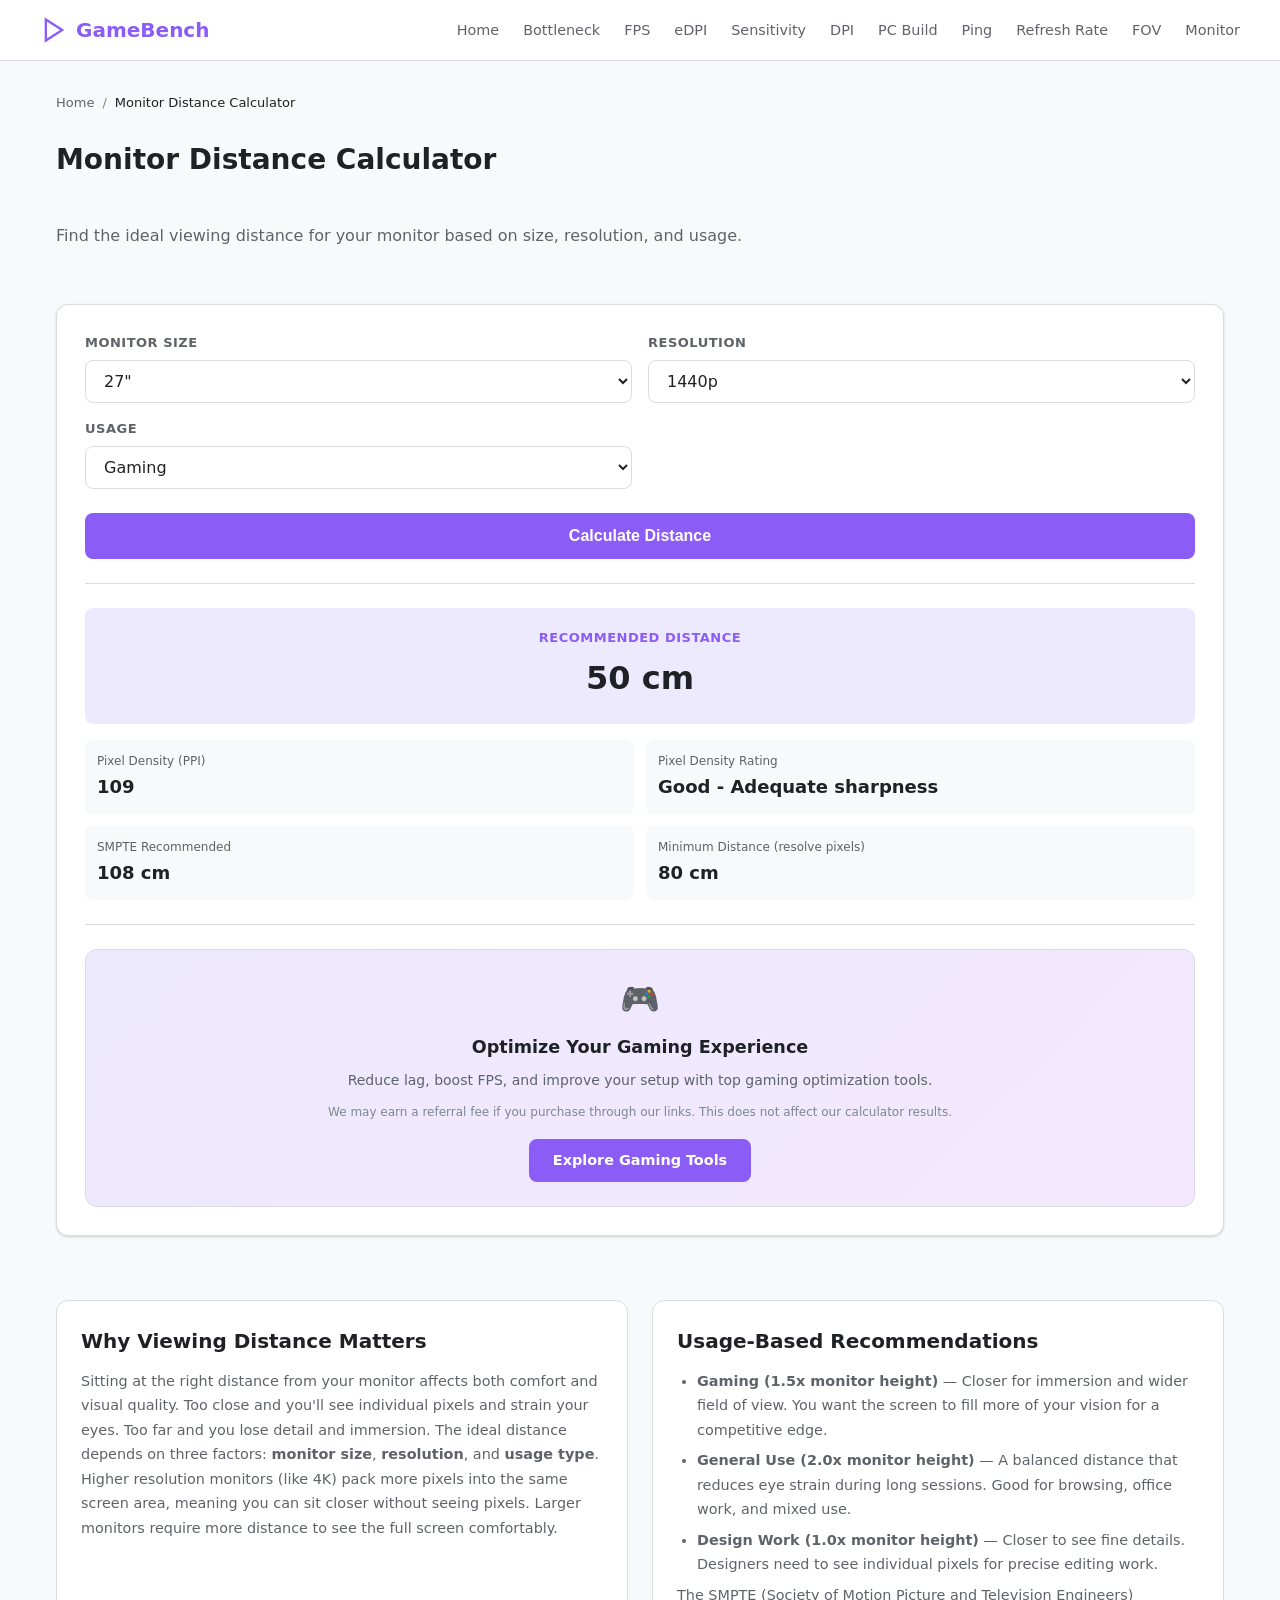
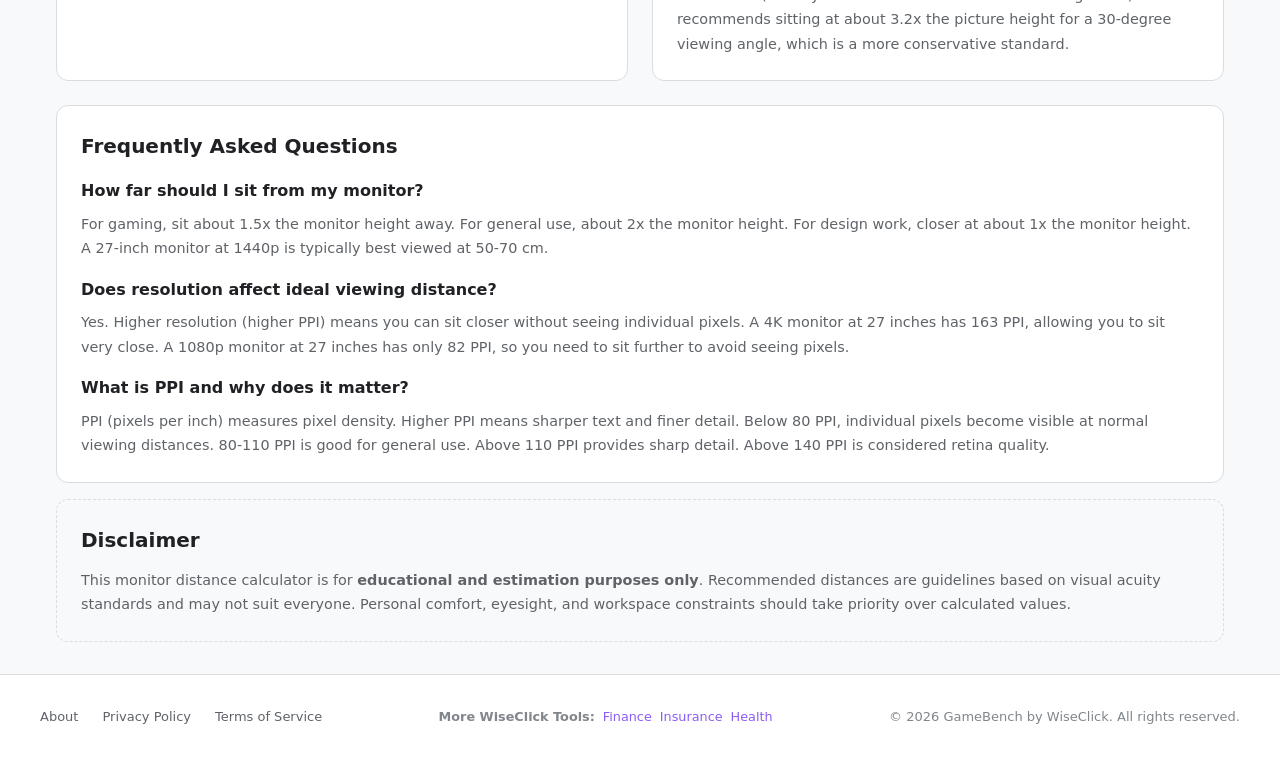
<file: monitor-distance-calculator/index.html>
<!DOCTYPE html>
<html lang="en">
<head>
  <meta charset="UTF-8">
  <meta name="viewport" content="width=device-width, initial-scale=1.0">
  <title>Monitor Distance Calculator - Find Ideal Viewing Distance | GameBench</title>
  <meta name="description" content="Free monitor distance calculator. Find the ideal viewing distance for your monitor size and resolution. Get PPI, pixel density ratings, and recommended seating distance.">
  <meta name="keywords" content="monitor distance calculator, ideal viewing distance, monitor PPI calculator, pixel density, screen distance, monitor size calculator">
  <link rel="canonical" href="https://game.wiseclick.site/monitor-distance-calculator/">
  <meta property="og:title" content="Monitor Distance Calculator - Find Ideal Viewing Distance | GameBench">
  <meta property="og:description" content="Find the ideal viewing distance for your monitor based on size, resolution, and usage.">
  <meta property="og:type" content="website">
  <link rel="stylesheet" href="../css/style.css">
  <script type="application/ld+json">
  {
    "@context": "https://schema.org",
    "@type": "WebApplication",
    "name": "Monitor Distance Calculator",
    "description": "Find the ideal viewing distance for your monitor size and resolution",
    "applicationCategory": "GameApplication",
    "operatingSystem": "Any",
    "offers": { "@type": "Offer", "price": "0", "priceCurrency": "USD" }
  }
  </script>
  <script type="application/ld+json">
{
  "@context": "https://schema.org",
  "@type": "FAQPage",
  "mainEntity": [
    {
      "@type": "Question",
      "name": "How far should I sit from my monitor?",
      "acceptedAnswer": {
        "@type": "Answer",
        "text": "For gaming, sit about 1.5x the monitor height away. For general use, about 2x the monitor height. For design work, closer at about 1x the monitor height. A 27-inch monitor at 1440p is typically best viewed at 50-70 cm."
      }
    },
    {
      "@type": "Question",
      "name": "Does resolution affect ideal viewing distance?",
      "acceptedAnswer": {
        "@type": "Answer",
        "text": "Yes. Higher resolution (higher PPI) means you can sit closer without seeing individual pixels. A 4K monitor at 27 inches has 163 PPI, allowing you to sit very close. A 1080p monitor at 27 inches has only 82 PPI, so you need to sit further to avoid seeing pixels."
      }
    },
    {
      "@type": "Question",
      "name": "What is PPI and why does it matter?",
      "acceptedAnswer": {
        "@type": "Answer",
        "text": "PPI (pixels per inch) measures pixel density. Higher PPI means sharper text and finer detail. Below 80 PPI, individual pixels become visible at normal viewing distances. 80-110 PPI is good for general use. Above 110 PPI provides sharp detail. Above 140 PPI is considered retina quality."
      }
    }
  ]
}
  </script>
  <script type="application/ld+json">
  {
    "@context": "https://schema.org",
    "@type": "BreadcrumbList",
    "itemListElement": [
      { "@type": "ListItem", "position": 1, "name": "Home", "item": "https://game.wiseclick.site/" },
      { "@type": "ListItem", "position": 2, "name": "Monitor Distance Calculator", "item": "https://game.wiseclick.site/monitor-distance-calculator/" }
    ]
  }
  </script>
</head>
<body>

  <header class="site-header">
    <div class="header-inner">
      <a href="/" class="site-logo">
        <svg viewBox="0 0 24 24" fill="none" stroke="currentColor" stroke-width="2"><polygon points="5 3 19 12 5 21 5 3"/></svg>
        GameBench
      </a>
      <button class="nav-toggle" onclick="document.querySelector('.nav-links').classList.toggle('open')" aria-label="Menu">
        <svg viewBox="0 0 24 24" fill="none" stroke="currentColor" stroke-width="2"><line x1="3" y1="6" x2="21" y2="6"/><line x1="3" y1="12" x2="21" y2="12"/><line x1="3" y1="18" x2="21" y2="18"/></svg>
      </button>
      <ul class="nav-links">
        <li><a href="/">Home</a></li>
        <li><a href="/bottleneck-calculator/">Bottleneck</a></li>
        <li><a href="/fps-calculator/">FPS</a></li>
        <li><a href="/edpi-calculator/">eDPI</a></li>
        <li><a href="/sensitivity-converter/">Sensitivity</a></li>
        <li><a href="/dpi-analyzer/">DPI</a></li>
        <li><a href="/pc-build-calculator/">PC Build</a></li>
        <li><a href="/ping-calculator/">Ping</a></li>
        <li><a href="/refresh-rate-calculator/">Refresh Rate</a></li>
        <li><a href="/fov-calculator/">FOV</a></li>
        <li><a href="/monitor-distance-calculator/">Monitor</a></li>
      </ul>
    </div>
  </header>

  <main>
    <nav class="breadcrumb">
      <a href="/">Home</a> / <span>Monitor Distance Calculator</span>
    </nav>

    <div class="calc-page">
      <h1>Monitor Distance Calculator</h1>
      <p class="subtitle">Find the ideal viewing distance for your monitor based on size, resolution, and usage.</p>

      <div class="calc-tool">
        <form class="calc-form" id="mon-form" onsubmit="return false;">
          <div class="form-group">
            <label for="monitor-size">Monitor Size</label>
            <select id="monitor-size">
              <option value='{"diag":24,"ar":"16:9"}'>24"</option>
              <option value='{"diag":27,"ar":"16:9"}' selected>27"</option>
              <option value='{"diag":32,"ar":"16:9"}'>32"</option>
              <option value='{"diag":34,"ar":"21:9"}'>34" UW</option>
              <option value='{"diag":38,"ar":"21:9"}'>38" UW</option>
              <option value='{"diag":42,"ar":"16:9"}'>42"</option>
              <option value='{"diag":48,"ar":"16:9"}'>48"</option>
              <option value='{"diag":55,"ar":"16:9"}'>55"</option>
            </select>
          </div>
          <div class="form-group">
            <label for="resolution">Resolution</label>
            <select id="resolution">
              <option value='{"w":1920,"h":1080}'>1080p</option>
              <option value='{"w":2560,"h":1440}' selected>1440p</option>
              <option value='{"w":3840,"h":2160}'>4K</option>
            </select>
          </div>
          <div class="form-group">
            <label for="usage">Usage</label>
            <select id="usage">
              <option value="1.5" selected>Gaming</option>
              <option value="2.0">General Use</option>
              <option value="1.0">Design Work</option>
            </select>
          </div>
          <button type="button" class="btn-calculate" onclick="calculateDistance()">Calculate Distance</button>
        </form>

        <div class="calc-results" id="results">
          <div class="result-highlight">
            <div class="label">Recommended Distance</div>
            <div class="value" id="recommended-distance">0 cm</div>
          </div>
          <div class="result-details">
            <div class="result-item">
              <div class="label">Pixel Density (PPI)</div>
              <div class="value" id="ppi">0</div>
            </div>
            <div class="result-item">
              <div class="label">Pixel Density Rating</div>
              <div class="value" id="ppi-rating">-</div>
            </div>
            <div class="result-item">
              <div class="label">SMPTE Recommended</div>
              <div class="value" id="smpte-distance">0 cm</div>
            </div>
            <div class="result-item">
              <div class="label">Minimum Distance (resolve pixels)</div>
              <div class="value" id="min-distance">0 cm</div>
            </div>
          </div>
        </div>
        <div class="cta-section">
          <div class="cta-card">
            <div class="cta-icon">🎮</div>
            <h3>Optimize Your Gaming Experience</h3>
            <p>Reduce lag, boost FPS, and improve your setup with top gaming optimization tools.</p>
            <p class="affiliate-disclosure">We may earn a referral fee if you purchase through our links. This does not affect our calculator results.</p>
            <a href="https://www.jdoqocy.com/click-101753403-17255582" class="cta-button" target="_blank" rel="noopener sponsored">Explore Gaming Tools</a>
          </div>
        </div>
      </div>

      <div class="seo-content">
        <div class="seo-block">
          <h2>Why Viewing Distance Matters</h2>
          <p>Sitting at the right distance from your monitor affects both comfort and visual quality. Too close and you'll see individual pixels and strain your eyes. Too far and you lose detail and immersion. The ideal distance depends on three factors: <strong>monitor size</strong>, <strong>resolution</strong>, and <strong>usage type</strong>.</p>
          <p>Higher resolution monitors (like 4K) pack more pixels into the same screen area, meaning you can sit closer without seeing pixels. Larger monitors require more distance to see the full screen comfortably.</p>
        </div>
        <div class="seo-block">
          <h2>Usage-Based Recommendations</h2>
          <ul>
            <li><strong>Gaming (1.5x monitor height)</strong> — Closer for immersion and wider field of view. You want the screen to fill more of your vision for a competitive edge.</li>
            <li><strong>General Use (2.0x monitor height)</strong> — A balanced distance that reduces eye strain during long sessions. Good for browsing, office work, and mixed use.</li>
            <li><strong>Design Work (1.0x monitor height)</strong> — Closer to see fine details. Designers need to see individual pixels for precise editing work.</li>
          </ul>
          <p>The SMPTE (Society of Motion Picture and Television Engineers) recommends sitting at about 3.2x the picture height for a 30-degree viewing angle, which is a more conservative standard.</p>
        </div>
        <div class="seo-block full-width">
          <h2>Frequently Asked Questions</h2>
          <h3>How far should I sit from my monitor?</h3>
          <p>For gaming, sit about 1.5x the monitor height away. For general use, about 2x the monitor height. For design work, closer at about 1x the monitor height. A 27-inch monitor at 1440p is typically best viewed at 50-70 cm.</p>
          <h3>Does resolution affect ideal viewing distance?</h3>
          <p>Yes. Higher resolution (higher PPI) means you can sit closer without seeing individual pixels. A 4K monitor at 27 inches has 163 PPI, allowing you to sit very close. A 1080p monitor at 27 inches has only 82 PPI, so you need to sit further to avoid seeing pixels.</p>
          <h3>What is PPI and why does it matter?</h3>
          <p>PPI (pixels per inch) measures pixel density. Higher PPI means sharper text and finer detail. Below 80 PPI, individual pixels become visible at normal viewing distances. 80-110 PPI is good for general use. Above 110 PPI provides sharp detail. Above 140 PPI is considered retina quality.</p>
        </div>
      </div>
    </div>

    <div class="seo-block full-width" style="background:var(--bg-secondary);border-style:dashed;margin-top:1rem">
      <h2>Disclaimer</h2>
      <p>This monitor distance calculator is for <strong>educational and estimation purposes only</strong>. Recommended distances are guidelines based on visual acuity standards and may not suit everyone. Personal comfort, eyesight, and workspace constraints should take priority over calculated values.</p>
    </div>
  </main>

  <footer class="site-footer">
    <div class="footer-inner">
      <ul class="footer-links">
        <li><a href="/about/">About</a></li>
        <li><a href="/privacy/">Privacy Policy</a></li>
        <li><a href="/terms/">Terms of Service</a></li>
      </ul>
      <div class="cross-site-links"><span>More WiseClick Tools:</span><a href="https://calc.wiseclick.site/" target="_blank" rel="noopener">Finance</a><a href="https://insure.wiseclick.site/" target="_blank" rel="noopener">Insurance</a><a href="https://fit.wiseclick.site/" target="_blank" rel="noopener">Health</a></div>
      <p class="footer-copy">&copy; 2026 GameBench by WiseClick. All rights reserved.</p>
    </div>
  </footer>

  <script>
  function calculateDistance() {
    const monitorData = JSON.parse(document.getElementById('monitor-size').value);
    const resData = JSON.parse(document.getElementById('resolution').value);
    const usageMultiplier = parseFloat(document.getElementById('usage').value);

    const diagonal = monitorData.diag;
    const arStr = monitorData.ar;
    const arParts = arStr.split(':');
    const arW = parseFloat(arParts[0]);
    const arH = parseFloat(arParts[1]);

    // Calculate monitor dimensions from diagonal
    // diagonal = sqrt(width^2 + height^2) in inches
    // width/height = arW/arH
    // height = diagonal / sqrt((arW/arH)^2 + 1)
    const heightInches = diagonal / Math.sqrt((arW / arH) * (arW / arH) + 1);
    const widthInches = heightInches * (arW / arH);

    const heightCm = heightInches * 2.54;
    const widthCm = widthInches * 2.54;

    // PPI
    const ppi = Math.sqrt(resData.w * resData.w + resData.h * resData.h) / diagonal;

    // PPI rating
    let ppiRating;
    if (ppi < 80) ppiRating = 'Low - Pixels visible';
    else if (ppi < 110) ppiRating = 'Good - Adequate sharpness';
    else if (ppi < 140) ppiRating = 'Very Good - Sharp detail';
    else ppiRating = 'Excellent - Retina quality';

    // Recommended distance based on usage
    const recommendedDist = heightCm * usageMultiplier;

    // SMPTE recommended distance (3.2x height)
    const smpteDist = heightCm * 3.2;

    // Minimum distance (can resolve individual pixels)
    // Based on 20/20 vision: minimum distance = pixel_pitch / tan(1/60 degree)
    // pixel_pitch = 2.54 / PPI cm
    // tan(1/60 deg) ~ 0.0002909
    const pixelPitch = 2.54 / ppi;
    const minDistance = pixelPitch / (2 * Math.tan(Math.PI / (180 * 60 * 2)));

    document.getElementById('recommended-distance').textContent = Math.round(recommendedDist) + ' cm';
    document.getElementById('ppi').textContent = Math.round(ppi);
    document.getElementById('ppi-rating').textContent = ppiRating;
    document.getElementById('smpte-distance').textContent = Math.round(smpteDist) + ' cm';
    document.getElementById('min-distance').textContent = Math.round(minDistance) + ' cm';
    document.getElementById('results').classList.add('visible');
  }

  calculateDistance();
  </script>
</body>
</html>
</file>
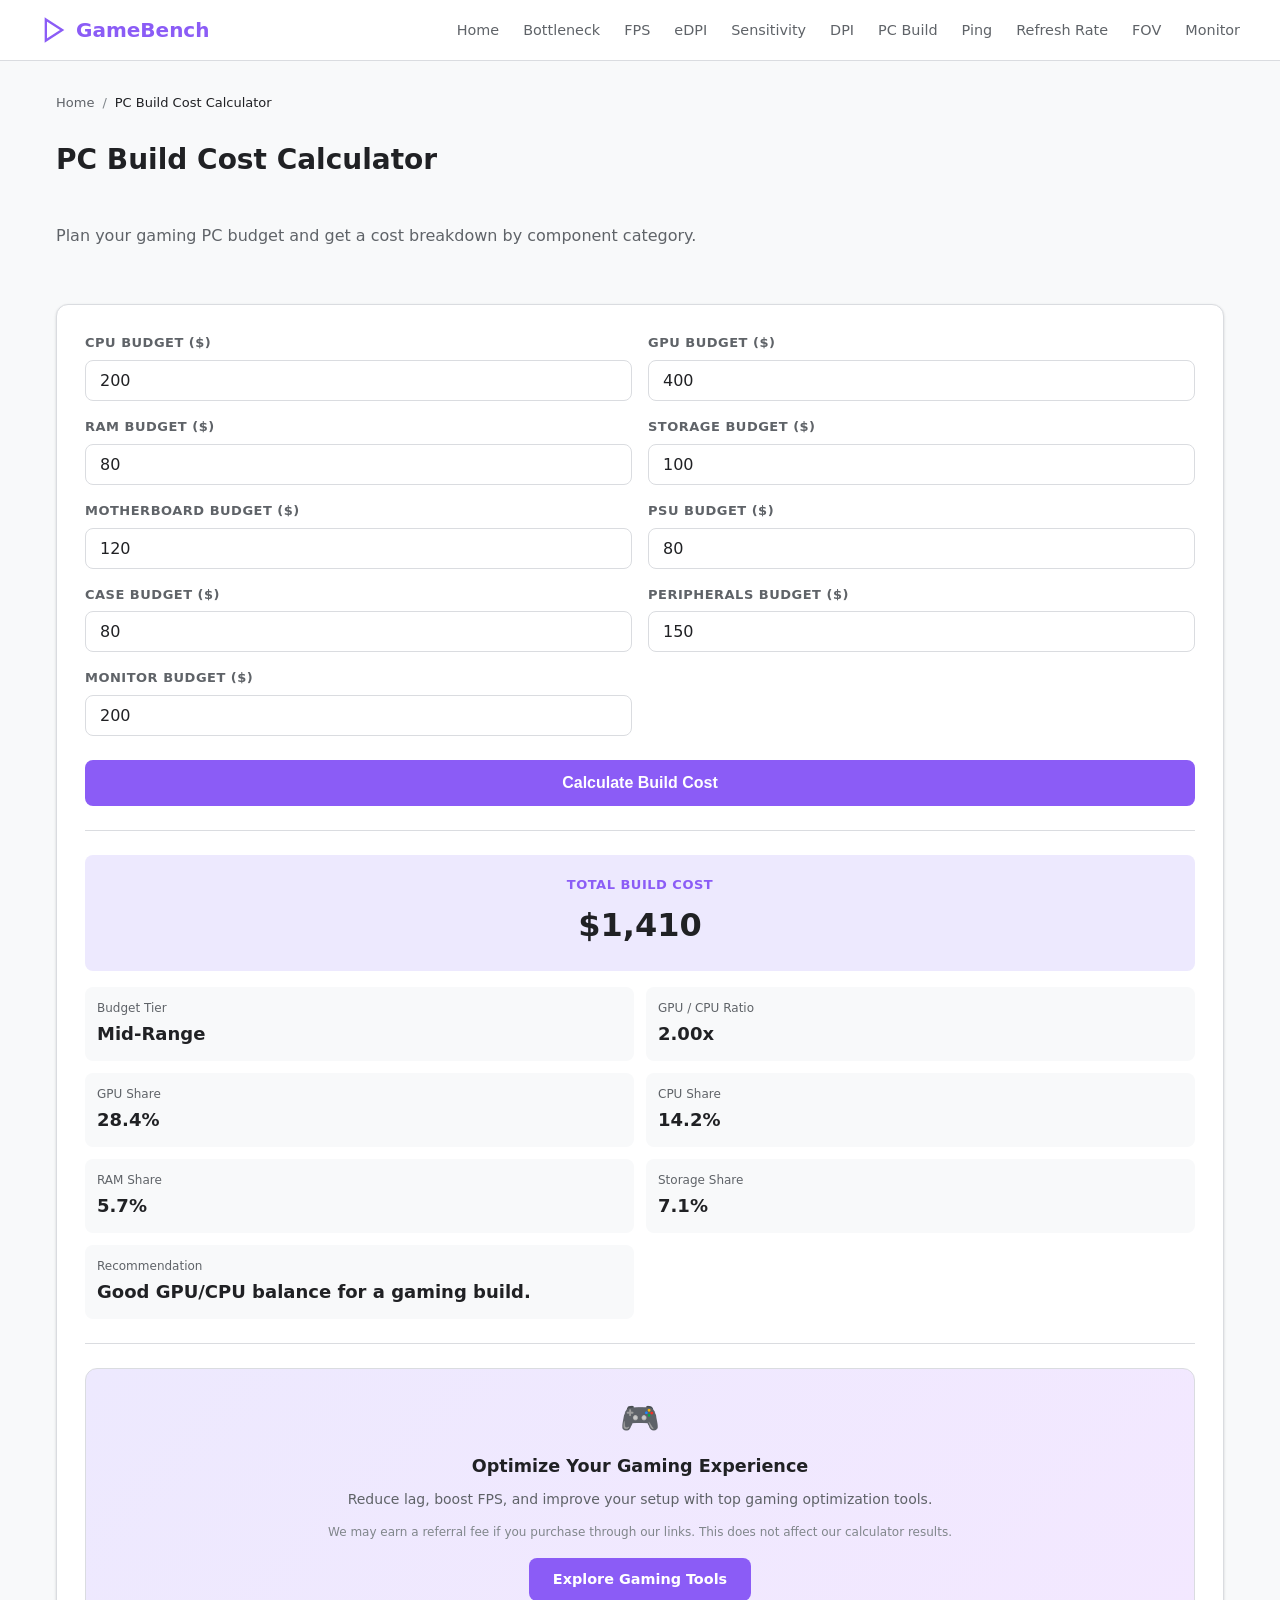
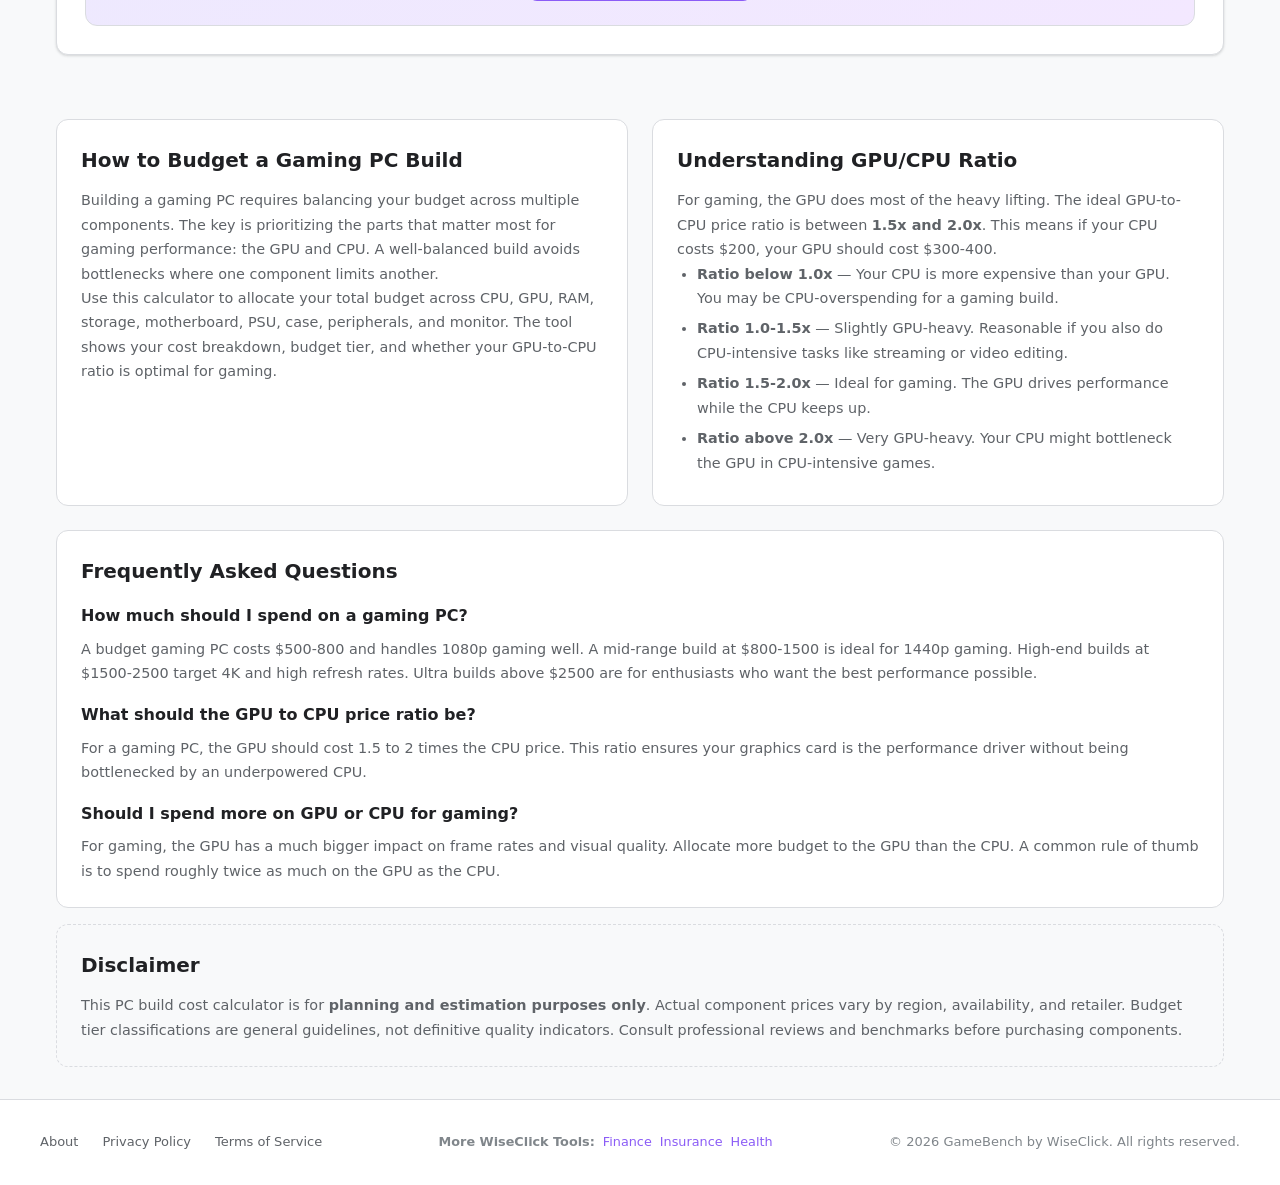
<file: pc-build-calculator/index.html>
<!DOCTYPE html>
<html lang="en">
<head>
  <meta charset="UTF-8">
  <meta name="viewport" content="width=device-width, initial-scale=1.0">
  <title>PC Build Cost Calculator - Plan Your Gaming PC Budget | GameBench</title>
  <meta name="description" content="Free PC build cost calculator. Plan your gaming PC budget by component category. Get cost breakdowns, budget tier classification, and GPU/CPU ratio analysis.">
  <meta name="keywords" content="PC build calculator, gaming PC budget, PC cost estimator, custom PC builder, PC parts budget">
  <link rel="canonical" href="https://game.wiseclick.site/pc-build-calculator/">
  <meta property="og:title" content="PC Build Cost Calculator - Plan Your Gaming PC Budget | GameBench">
  <meta property="og:description" content="Plan your gaming PC budget by component category with cost breakdown and recommendations.">
  <meta property="og:type" content="website">
  <link rel="stylesheet" href="../css/style.css">
  <script type="application/ld+json">
  {
    "@context": "https://schema.org",
    "@type": "WebApplication",
    "name": "PC Build Cost Calculator",
    "description": "Plan your gaming PC budget by component category",
    "applicationCategory": "GameApplication",
    "operatingSystem": "Any",
    "offers": { "@type": "Offer", "price": "0", "priceCurrency": "USD" }
  }
  </script>
  <script type="application/ld+json">
{
  "@context": "https://schema.org",
  "@type": "FAQPage",
  "mainEntity": [
    {
      "@type": "Question",
      "name": "How much should I spend on a gaming PC?",
      "acceptedAnswer": {
        "@type": "Answer",
        "text": "A budget gaming PC costs $500-800 and handles 1080p gaming well. A mid-range build at $800-1500 is ideal for 1440p gaming. High-end builds at $1500-2500 target 4K and high refresh rates. Ultra builds above $2500 are for enthusiasts who want the best performance possible."
      }
    },
    {
      "@type": "Question",
      "name": "What should the GPU to CPU price ratio be?",
      "acceptedAnswer": {
        "@type": "Answer",
        "text": "For a gaming PC, the GPU should cost 1.5 to 2 times the CPU price. This ratio ensures your graphics card is the performance driver without being bottlenecked by an underpowered CPU."
      }
    },
    {
      "@type": "Question",
      "name": "Should I spend more on GPU or CPU for gaming?",
      "acceptedAnswer": {
        "@type": "Answer",
        "text": "For gaming, the GPU has a much bigger impact on frame rates and visual quality. Allocate more budget to the GPU than the CPU. A common rule of thumb is to spend roughly twice as much on the GPU as the CPU."
      }
    }
  ]
}
  </script>
  <script type="application/ld+json">
  {
    "@context": "https://schema.org",
    "@type": "BreadcrumbList",
    "itemListElement": [
      { "@type": "ListItem", "position": 1, "name": "Home", "item": "https://game.wiseclick.site/" },
      { "@type": "ListItem", "position": 2, "name": "PC Build Cost Calculator", "item": "https://game.wiseclick.site/pc-build-calculator/" }
    ]
  }
  </script>
</head>
<body>

  <header class="site-header">
    <div class="header-inner">
      <a href="/" class="site-logo">
        <svg viewBox="0 0 24 24" fill="none" stroke="currentColor" stroke-width="2"><polygon points="5 3 19 12 5 21 5 3"/></svg>
        GameBench
      </a>
      <button class="nav-toggle" onclick="document.querySelector('.nav-links').classList.toggle('open')" aria-label="Menu">
        <svg viewBox="0 0 24 24" fill="none" stroke="currentColor" stroke-width="2"><line x1="3" y1="6" x2="21" y2="6"/><line x1="3" y1="12" x2="21" y2="12"/><line x1="3" y1="18" x2="21" y2="18"/></svg>
      </button>
      <ul class="nav-links">
        <li><a href="/">Home</a></li>
        <li><a href="/bottleneck-calculator/">Bottleneck</a></li>
        <li><a href="/fps-calculator/">FPS</a></li>
        <li><a href="/edpi-calculator/">eDPI</a></li>
        <li><a href="/sensitivity-converter/">Sensitivity</a></li>
        <li><a href="/dpi-analyzer/">DPI</a></li>
        <li><a href="/pc-build-calculator/">PC Build</a></li>
        <li><a href="/ping-calculator/">Ping</a></li>
        <li><a href="/refresh-rate-calculator/">Refresh Rate</a></li>
        <li><a href="/fov-calculator/">FOV</a></li>
        <li><a href="/monitor-distance-calculator/">Monitor</a></li>
      </ul>
    </div>
  </header>

  <main>
    <nav class="breadcrumb">
      <a href="/">Home</a> / <span>PC Build Cost Calculator</span>
    </nav>

    <div class="calc-page">
      <h1>PC Build Cost Calculator</h1>
      <p class="subtitle">Plan your gaming PC budget and get a cost breakdown by component category.</p>

      <div class="calc-tool">
        <form class="calc-form" id="pc-form" onsubmit="return false;">
          <div class="form-group">
            <label for="cpu-budget">CPU Budget ($)</label>
            <input type="number" id="cpu-budget" value="200" min="0" step="10">
          </div>
          <div class="form-group">
            <label for="gpu-budget">GPU Budget ($)</label>
            <input type="number" id="gpu-budget" value="400" min="0" step="10">
          </div>
          <div class="form-group">
            <label for="ram-budget">RAM Budget ($)</label>
            <input type="number" id="ram-budget" value="80" min="0" step="10">
          </div>
          <div class="form-group">
            <label for="storage-budget">Storage Budget ($)</label>
            <input type="number" id="storage-budget" value="100" min="0" step="10">
          </div>
          <div class="form-group">
            <label for="mobo-budget">Motherboard Budget ($)</label>
            <input type="number" id="mobo-budget" value="120" min="0" step="10">
          </div>
          <div class="form-group">
            <label for="psu-budget">PSU Budget ($)</label>
            <input type="number" id="psu-budget" value="80" min="0" step="10">
          </div>
          <div class="form-group">
            <label for="case-budget">Case Budget ($)</label>
            <input type="number" id="case-budget" value="80" min="0" step="10">
          </div>
          <div class="form-group">
            <label for="peripherals-budget">Peripherals Budget ($)</label>
            <input type="number" id="peripherals-budget" value="150" min="0" step="10">
          </div>
          <div class="form-group">
            <label for="monitor-budget">Monitor Budget ($)</label>
            <input type="number" id="monitor-budget" value="200" min="0" step="10">
          </div>
          <button type="button" class="btn-calculate" onclick="calculatePC()">Calculate Build Cost</button>
        </form>

        <div class="calc-results" id="results">
          <div class="result-highlight">
            <div class="label">Total Build Cost</div>
            <div class="value" id="total-cost">$0</div>
          </div>
          <div class="result-details">
            <div class="result-item">
              <div class="label">Budget Tier</div>
              <div class="value" id="budget-tier">-</div>
            </div>
            <div class="result-item">
              <div class="label">GPU / CPU Ratio</div>
              <div class="value" id="gpu-cpu-ratio">-</div>
            </div>
            <div class="result-item">
              <div class="label">GPU Share</div>
              <div class="value" id="gpu-share">-</div>
            </div>
            <div class="result-item">
              <div class="label">CPU Share</div>
              <div class="value" id="cpu-share">-</div>
            </div>
            <div class="result-item">
              <div class="label">RAM Share</div>
              <div class="value" id="ram-share">-</div>
            </div>
            <div class="result-item">
              <div class="label">Storage Share</div>
              <div class="value" id="storage-share">-</div>
            </div>
            <div class="result-item">
              <div class="label">Recommendation</div>
              <div class="value" id="recommendation">-</div>
            </div>
          </div>
        </div>
        <div class="cta-section">
          <div class="cta-card">
            <div class="cta-icon">🎮</div>
            <h3>Optimize Your Gaming Experience</h3>
            <p>Reduce lag, boost FPS, and improve your setup with top gaming optimization tools.</p>
            <p class="affiliate-disclosure">We may earn a referral fee if you purchase through our links. This does not affect our calculator results.</p>
            <a href="https://www.jdoqocy.com/click-101753403-17255582" class="cta-button" target="_blank" rel="noopener sponsored">Explore Gaming Tools</a>
          </div>
        </div>
      </div>

      <div class="seo-content">
        <div class="seo-block">
          <h2>How to Budget a Gaming PC Build</h2>
          <p>Building a gaming PC requires balancing your budget across multiple components. The key is prioritizing the parts that matter most for gaming performance: the GPU and CPU. A well-balanced build avoids bottlenecks where one component limits another.</p>
          <p>Use this calculator to allocate your total budget across CPU, GPU, RAM, storage, motherboard, PSU, case, peripherals, and monitor. The tool shows your cost breakdown, budget tier, and whether your GPU-to-CPU ratio is optimal for gaming.</p>
        </div>
        <div class="seo-block">
          <h2>Understanding GPU/CPU Ratio</h2>
          <p>For gaming, the GPU does most of the heavy lifting. The ideal GPU-to-CPU price ratio is between <strong>1.5x and 2.0x</strong>. This means if your CPU costs $200, your GPU should cost $300-400.</p>
          <ul>
            <li><strong>Ratio below 1.0x</strong> — Your CPU is more expensive than your GPU. You may be CPU-overspending for a gaming build.</li>
            <li><strong>Ratio 1.0-1.5x</strong> — Slightly GPU-heavy. Reasonable if you also do CPU-intensive tasks like streaming or video editing.</li>
            <li><strong>Ratio 1.5-2.0x</strong> — Ideal for gaming. The GPU drives performance while the CPU keeps up.</li>
            <li><strong>Ratio above 2.0x</strong> — Very GPU-heavy. Your CPU might bottleneck the GPU in CPU-intensive games.</li>
          </ul>
        </div>
        <div class="seo-block full-width">
          <h2>Frequently Asked Questions</h2>
          <h3>How much should I spend on a gaming PC?</h3>
          <p>A budget gaming PC costs $500-800 and handles 1080p gaming well. A mid-range build at $800-1500 is ideal for 1440p gaming. High-end builds at $1500-2500 target 4K and high refresh rates. Ultra builds above $2500 are for enthusiasts who want the best performance possible.</p>
          <h3>What should the GPU to CPU price ratio be?</h3>
          <p>For a gaming PC, the GPU should cost 1.5 to 2 times the CPU price. This ratio ensures your graphics card is the performance driver without being bottlenecked by an underpowered CPU.</p>
          <h3>Should I spend more on GPU or CPU for gaming?</h3>
          <p>For gaming, the GPU has a much bigger impact on frame rates and visual quality. Allocate more budget to the GPU than the CPU. A common rule of thumb is to spend roughly twice as much on the GPU as the CPU.</p>
        </div>
      </div>
    </div>

    <div class="seo-block full-width" style="background:var(--bg-secondary);border-style:dashed;margin-top:1rem">
      <h2>Disclaimer</h2>
      <p>This PC build cost calculator is for <strong>planning and estimation purposes only</strong>. Actual component prices vary by region, availability, and retailer. Budget tier classifications are general guidelines, not definitive quality indicators. Consult professional reviews and benchmarks before purchasing components.</p>
    </div>
  </main>

  <footer class="site-footer">
    <div class="footer-inner">
      <ul class="footer-links">
        <li><a href="/about/">About</a></li>
        <li><a href="/privacy/">Privacy Policy</a></li>
        <li><a href="/terms/">Terms of Service</a></li>
      </ul>
      <div class="cross-site-links"><span>More WiseClick Tools:</span><a href="https://calc.wiseclick.site/" target="_blank" rel="noopener">Finance</a><a href="https://insure.wiseclick.site/" target="_blank" rel="noopener">Insurance</a><a href="https://fit.wiseclick.site/" target="_blank" rel="noopener">Health</a></div>
      <p class="footer-copy">&copy; 2026 GameBench by WiseClick. All rights reserved.</p>
    </div>
  </footer>

  <script>
  function calculatePC() {
    const cpu = parseFloat(document.getElementById('cpu-budget').value) || 0;
    const gpu = parseFloat(document.getElementById('gpu-budget').value) || 0;
    const ram = parseFloat(document.getElementById('ram-budget').value) || 0;
    const storage = parseFloat(document.getElementById('storage-budget').value) || 0;
    const mobo = parseFloat(document.getElementById('mobo-budget').value) || 0;
    const psu = parseFloat(document.getElementById('psu-budget').value) || 0;
    const caseCost = parseFloat(document.getElementById('case-budget').value) || 0;
    const peripherals = parseFloat(document.getElementById('peripherals-budget').value) || 0;
    const monitor = parseFloat(document.getElementById('monitor-budget').value) || 0;

    const total = cpu + gpu + ram + storage + mobo + psu + caseCost + peripherals + monitor;
    const fmt = v => '$' + v.toLocaleString('en-US', { minimumFractionDigits: 0, maximumFractionDigits: 0 });

    let tier;
    if (total < 800) tier = 'Budget';
    else if (total <= 1500) tier = 'Mid-Range';
    else if (total <= 2500) tier = 'High-End';
    else tier = 'Ultra';

    const gpuCpuRatio = cpu > 0 ? (gpu / cpu).toFixed(2) + 'x' : 'N/A';

    const pct = v => total > 0 ? (v / total * 100).toFixed(1) + '%' : '0%';

    let rec;
    if (cpu > 0 && gpu > 0) {
      const ratio = gpu / cpu;
      if (ratio < 1.0) rec = 'Consider spending more on GPU relative to CPU for gaming.';
      else if (ratio <= 2.0) rec = 'Good GPU/CPU balance for a gaming build.';
      else rec = 'Consider a stronger CPU to avoid bottlenecking your GPU.';
    } else {
      rec = 'Enter both CPU and GPU budgets for a recommendation.';
    }

    document.getElementById('total-cost').textContent = fmt(total);
    document.getElementById('budget-tier').textContent = tier;
    document.getElementById('gpu-cpu-ratio').textContent = gpuCpuRatio;
    document.getElementById('gpu-share').textContent = pct(gpu);
    document.getElementById('cpu-share').textContent = pct(cpu);
    document.getElementById('ram-share').textContent = pct(ram);
    document.getElementById('storage-share').textContent = pct(storage);
    document.getElementById('recommendation').textContent = rec;
    document.getElementById('results').classList.add('visible');
  }

  calculatePC();
  </script>
</body>
</html>
</file>
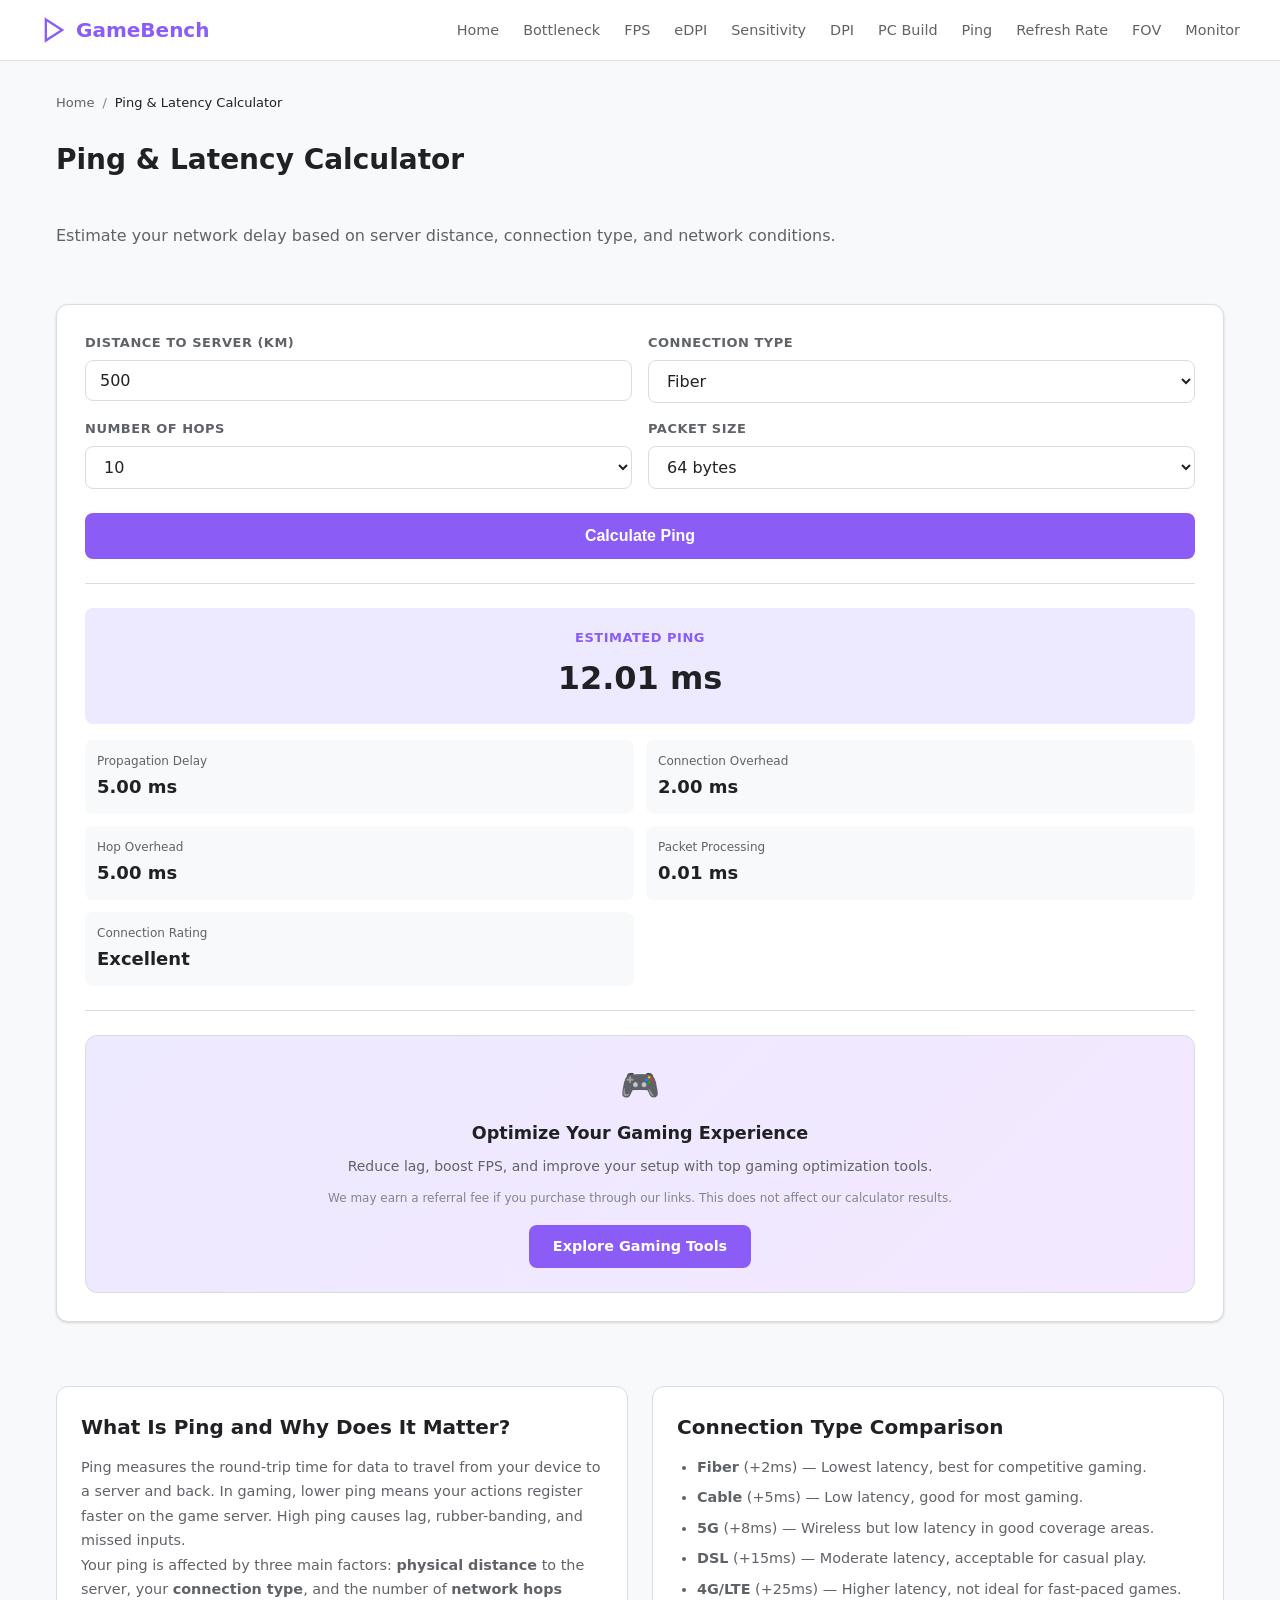
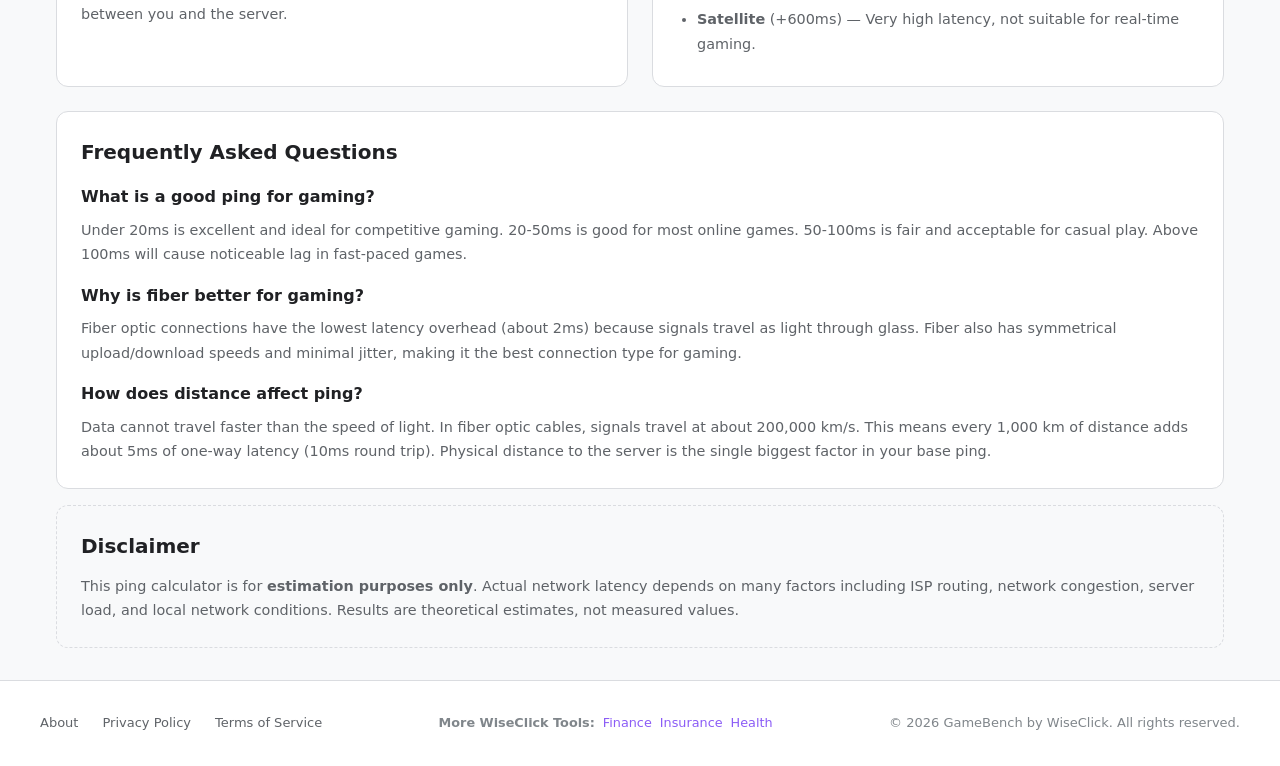
<file: ping-calculator/index.html>
<!DOCTYPE html>
<html lang="en">
<head>
  <meta charset="UTF-8">
  <meta name="viewport" content="width=device-width, initial-scale=1.0">
  <title>Ping & Latency Calculator - Estimate Network Delay | GameBench</title>
  <meta name="description" content="Free ping and latency calculator. Estimate your network delay based on server distance, connection type, hops, and packet size. Optimize your gaming connection.">
  <meta name="keywords" content="ping calculator, latency calculator, network delay estimator, gaming ping, lag calculator, server latency">
  <link rel="canonical" href="https://game.wiseclick.site/ping-calculator/">
  <meta property="og:title" content="Ping & Latency Calculator - Estimate Network Delay | GameBench">
  <meta property="og:description" content="Estimate your network delay based on server distance, connection type, and network hops.">
  <meta property="og:type" content="website">
  <link rel="stylesheet" href="../css/style.css">
  <script type="application/ld+json">
  {
    "@context": "https://schema.org",
    "@type": "WebApplication",
    "name": "Ping & Latency Calculator",
    "description": "Estimate network delay based on distance, connection type, and hops",
    "applicationCategory": "GameApplication",
    "operatingSystem": "Any",
    "offers": { "@type": "Offer", "price": "0", "priceCurrency": "USD" }
  }
  </script>
  <script type="application/ld+json">
{
  "@context": "https://schema.org",
  "@type": "FAQPage",
  "mainEntity": [
    {
      "@type": "Question",
      "name": "What is a good ping for gaming?",
      "acceptedAnswer": {
        "@type": "Answer",
        "text": "Under 20ms is excellent and ideal for competitive gaming. 20-50ms is good for most online games. 50-100ms is fair and acceptable for casual play. Above 100ms will cause noticeable lag in fast-paced games."
      }
    },
    {
      "@type": "Question",
      "name": "Why is fiber better for gaming?",
      "acceptedAnswer": {
        "@type": "Answer",
        "text": "Fiber optic connections have the lowest latency overhead (about 2ms) because signals travel as light through glass. Fiber also has symmetrical upload/download speeds and minimal jitter, making it the best connection type for gaming."
      }
    },
    {
      "@type": "Question",
      "name": "How does distance affect ping?",
      "acceptedAnswer": {
        "@type": "Answer",
        "text": "Data cannot travel faster than the speed of light. In fiber optic cables, signals travel at about 200,000 km/s. This means every 1,000 km of distance adds about 5ms of one-way latency (10ms round trip). Physical distance to the server is the single biggest factor in your base ping."
      }
    }
  ]
}
  </script>
  <script type="application/ld+json">
  {
    "@context": "https://schema.org",
    "@type": "BreadcrumbList",
    "itemListElement": [
      { "@type": "ListItem", "position": 1, "name": "Home", "item": "https://game.wiseclick.site/" },
      { "@type": "ListItem", "position": 2, "name": "Ping & Latency Calculator", "item": "https://game.wiseclick.site/ping-calculator/" }
    ]
  }
  </script>
</head>
<body>

  <header class="site-header">
    <div class="header-inner">
      <a href="/" class="site-logo">
        <svg viewBox="0 0 24 24" fill="none" stroke="currentColor" stroke-width="2"><polygon points="5 3 19 12 5 21 5 3"/></svg>
        GameBench
      </a>
      <button class="nav-toggle" onclick="document.querySelector('.nav-links').classList.toggle('open')" aria-label="Menu">
        <svg viewBox="0 0 24 24" fill="none" stroke="currentColor" stroke-width="2"><line x1="3" y1="6" x2="21" y2="6"/><line x1="3" y1="12" x2="21" y2="12"/><line x1="3" y1="18" x2="21" y2="18"/></svg>
      </button>
      <ul class="nav-links">
        <li><a href="/">Home</a></li>
        <li><a href="/bottleneck-calculator/">Bottleneck</a></li>
        <li><a href="/fps-calculator/">FPS</a></li>
        <li><a href="/edpi-calculator/">eDPI</a></li>
        <li><a href="/sensitivity-converter/">Sensitivity</a></li>
        <li><a href="/dpi-analyzer/">DPI</a></li>
        <li><a href="/pc-build-calculator/">PC Build</a></li>
        <li><a href="/ping-calculator/">Ping</a></li>
        <li><a href="/refresh-rate-calculator/">Refresh Rate</a></li>
        <li><a href="/fov-calculator/">FOV</a></li>
        <li><a href="/monitor-distance-calculator/">Monitor</a></li>
      </ul>
    </div>
  </header>

  <main>
    <nav class="breadcrumb">
      <a href="/">Home</a> / <span>Ping & Latency Calculator</span>
    </nav>

    <div class="calc-page">
      <h1>Ping & Latency Calculator</h1>
      <p class="subtitle">Estimate your network delay based on server distance, connection type, and network conditions.</p>

      <div class="calc-tool">
        <form class="calc-form" id="ping-form" onsubmit="return false;">
          <div class="form-group">
            <label for="server-distance">Distance to Server (km)</label>
            <input type="number" id="server-distance" value="500" min="1" step="10">
          </div>
          <div class="form-group">
            <label for="connection-type">Connection Type</label>
            <select id="connection-type">
              <option value="2" selected>Fiber</option>
              <option value="5">Cable</option>
              <option value="15">DSL</option>
              <option value="25">4G/LTE</option>
              <option value="8">5G</option>
              <option value="600">Satellite</option>
            </select>
          </div>
          <div class="form-group">
            <label for="num-hops">Number of Hops</label>
            <select id="num-hops">
              <option value="5">5</option>
              <option value="10" selected>10</option>
              <option value="15">15</option>
              <option value="20">20</option>
              <option value="25">25</option>
              <option value="30">30</option>
            </select>
          </div>
          <div class="form-group">
            <label for="packet-size">Packet Size</label>
            <select id="packet-size">
              <option value="64" selected>64 bytes</option>
              <option value="256">256 bytes</option>
              <option value="512">512 bytes</option>
              <option value="1024">1024 bytes</option>
              <option value="1500">1500 bytes</option>
            </select>
          </div>
          <button type="button" class="btn-calculate" onclick="calculatePing()">Calculate Ping</button>
        </form>

        <div class="calc-results" id="results">
          <div class="result-highlight">
            <div class="label">Estimated Ping</div>
            <div class="value" id="estimated-ping">0 ms</div>
          </div>
          <div class="result-details">
            <div class="result-item">
              <div class="label">Propagation Delay</div>
              <div class="value" id="propagation-delay">0 ms</div>
            </div>
            <div class="result-item">
              <div class="label">Connection Overhead</div>
              <div class="value" id="connection-overhead">0 ms</div>
            </div>
            <div class="result-item">
              <div class="label">Hop Overhead</div>
              <div class="value" id="hop-overhead">0 ms</div>
            </div>
            <div class="result-item">
              <div class="label">Packet Processing</div>
              <div class="value" id="packet-processing">0 ms</div>
            </div>
            <div class="result-item">
              <div class="label">Connection Rating</div>
              <div class="value" id="connection-rating">-</div>
            </div>
          </div>
        </div>
        <div class="cta-section">
          <div class="cta-card">
            <div class="cta-icon">🎮</div>
            <h3>Optimize Your Gaming Experience</h3>
            <p>Reduce lag, boost FPS, and improve your setup with top gaming optimization tools.</p>
            <p class="affiliate-disclosure">We may earn a referral fee if you purchase through our links. This does not affect our calculator results.</p>
            <a href="https://www.jdoqocy.com/click-101753403-17255582" class="cta-button" target="_blank" rel="noopener sponsored">Explore Gaming Tools</a>
          </div>
        </div>
      </div>

      <div class="seo-content">
        <div class="seo-block">
          <h2>What Is Ping and Why Does It Matter?</h2>
          <p>Ping measures the round-trip time for data to travel from your device to a server and back. In gaming, lower ping means your actions register faster on the game server. High ping causes lag, rubber-banding, and missed inputs.</p>
          <p>Your ping is affected by three main factors: <strong>physical distance</strong> to the server, your <strong>connection type</strong>, and the number of <strong>network hops</strong> between you and the server.</p>
        </div>
        <div class="seo-block">
          <h2>Connection Type Comparison</h2>
          <ul>
            <li><strong>Fiber</strong> (+2ms) — Lowest latency, best for competitive gaming.</li>
            <li><strong>Cable</strong> (+5ms) — Low latency, good for most gaming.</li>
            <li><strong>5G</strong> (+8ms) — Wireless but low latency in good coverage areas.</li>
            <li><strong>DSL</strong> (+15ms) — Moderate latency, acceptable for casual play.</li>
            <li><strong>4G/LTE</strong> (+25ms) — Higher latency, not ideal for fast-paced games.</li>
            <li><strong>Satellite</strong> (+600ms) — Very high latency, not suitable for real-time gaming.</li>
          </ul>
        </div>
        <div class="seo-block full-width">
          <h2>Frequently Asked Questions</h2>
          <h3>What is a good ping for gaming?</h3>
          <p>Under 20ms is excellent and ideal for competitive gaming. 20-50ms is good for most online games. 50-100ms is fair and acceptable for casual play. Above 100ms will cause noticeable lag in fast-paced games.</p>
          <h3>Why is fiber better for gaming?</h3>
          <p>Fiber optic connections have the lowest latency overhead (about 2ms) because signals travel as light through glass. Fiber also has symmetrical upload/download speeds and minimal jitter, making it the best connection type for gaming.</p>
          <h3>How does distance affect ping?</h3>
          <p>Data cannot travel faster than the speed of light. In fiber optic cables, signals travel at about 200,000 km/s. This means every 1,000 km of distance adds about 5ms of one-way latency (10ms round trip). Physical distance to the server is the single biggest factor in your base ping.</p>
        </div>
      </div>
    </div>

    <div class="seo-block full-width" style="background:var(--bg-secondary);border-style:dashed;margin-top:1rem">
      <h2>Disclaimer</h2>
      <p>This ping calculator is for <strong>estimation purposes only</strong>. Actual network latency depends on many factors including ISP routing, network congestion, server load, and local network conditions. Results are theoretical estimates, not measured values.</p>
    </div>
  </main>

  <footer class="site-footer">
    <div class="footer-inner">
      <ul class="footer-links">
        <li><a href="/about/">About</a></li>
        <li><a href="/privacy/">Privacy Policy</a></li>
        <li><a href="/terms/">Terms of Service</a></li>
      </ul>
      <div class="cross-site-links"><span>More WiseClick Tools:</span><a href="https://calc.wiseclick.site/" target="_blank" rel="noopener">Finance</a><a href="https://insure.wiseclick.site/" target="_blank" rel="noopener">Insurance</a><a href="https://fit.wiseclick.site/" target="_blank" rel="noopener">Health</a></div>
      <p class="footer-copy">&copy; 2026 GameBench by WiseClick. All rights reserved.</p>
    </div>
  </footer>

  <script>
  function calculatePing() {
    const distance = parseFloat(document.getElementById('server-distance').value) || 0;
    const connOverhead = parseFloat(document.getElementById('connection-type').value) || 0;
    const hops = parseFloat(document.getElementById('num-hops').value) || 0;
    const packetSize = parseFloat(document.getElementById('packet-size').value) || 0;

    const SPEED_OF_LIGHT_FIBER = 200000; // km/s
    const baseLatency = (distance / SPEED_OF_LIGHT_FIBER) * 1000 * 2; // round trip in ms
    const hopOverhead = hops * 0.5;
    const packetProcessing = (packetSize / 1000) * 0.1;
    const totalPing = baseLatency + connOverhead + hopOverhead + packetProcessing;

    let rating;
    if (totalPing < 20) rating = 'Excellent';
    else if (totalPing <= 50) rating = 'Good';
    else if (totalPing <= 100) rating = 'Fair';
    else rating = 'Poor';

    const ms = v => v.toFixed(2) + ' ms';

    document.getElementById('estimated-ping').textContent = ms(totalPing);
    document.getElementById('propagation-delay').textContent = ms(baseLatency);
    document.getElementById('connection-overhead').textContent = ms(connOverhead);
    document.getElementById('hop-overhead').textContent = ms(hopOverhead);
    document.getElementById('packet-processing').textContent = ms(packetProcessing);
    document.getElementById('connection-rating').textContent = rating;
    document.getElementById('results').classList.add('visible');
  }

  calculatePing();
  </script>
</body>
</html>
</file>
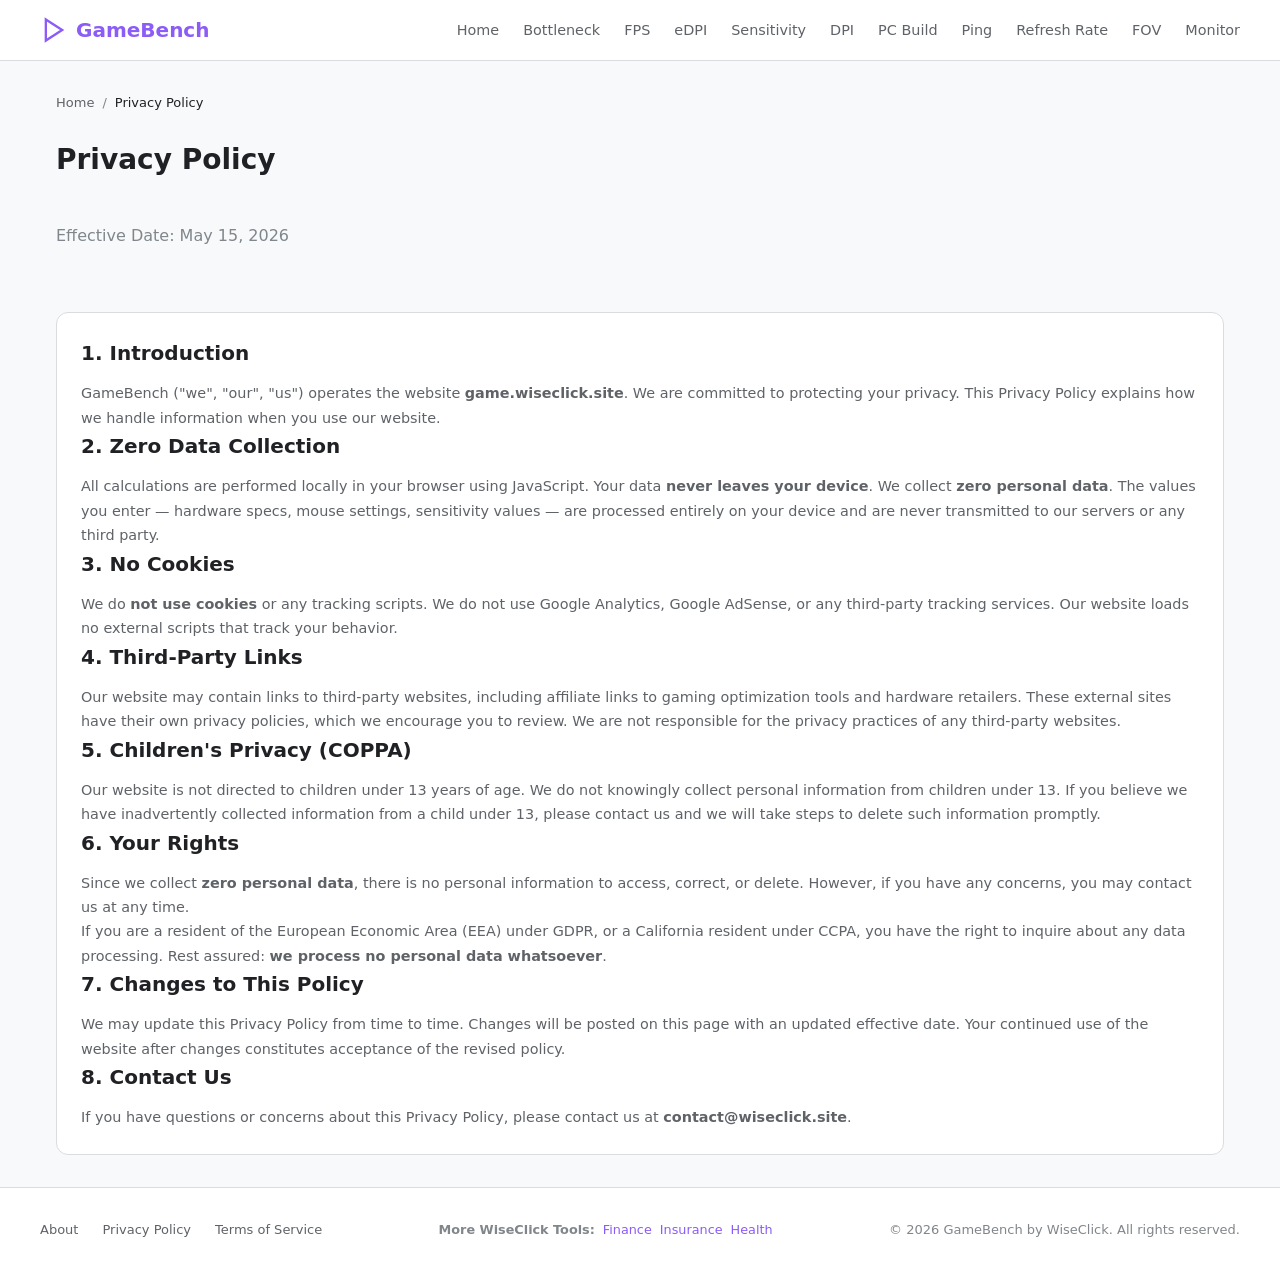
<file: privacy/index.html>
<!DOCTYPE html>
<html lang="en">
<head>
  <meta charset="UTF-8">
  <meta name="viewport" content="width=device-width, initial-scale=1.0">
  <title>Privacy Policy | GameBench</title>
  <meta name="description" content="Privacy Policy for GameBench. Learn how we handle your data — zero data collection, all calculations run in your browser.">
  <link rel="canonical" href="https://game.wiseclick.site/privacy/">
  <link rel="stylesheet" href="../css/style.css">
  <script type="application/ld+json">
  {
    "@context": "https://schema.org",
    "@type": "BreadcrumbList",
    "itemListElement": [
      { "@type": "ListItem", "position": 1, "name": "Home", "item": "https://game.wiseclick.site/" },
      { "@type": "ListItem", "position": 2, "name": "Privacy Policy", "item": "https://game.wiseclick.site/privacy/" }
    ]
  }
  </script>
</head>
<body>

  <header class="site-header">
    <div class="header-inner">
      <a href="/" class="site-logo">
        <svg viewBox="0 0 24 24" fill="none" stroke="currentColor" stroke-width="2"><polygon points="5 3 19 12 5 21 5 3"/></svg>
        GameBench
      </a>
      <button class="nav-toggle" onclick="document.querySelector('.nav-links').classList.toggle('open')" aria-label="Menu">
        <svg viewBox="0 0 24 24" fill="none" stroke="currentColor" stroke-width="2"><line x1="3" y1="6" x2="21" y2="6"/><line x1="3" y1="12" x2="21" y2="12"/><line x1="3" y1="18" x2="21" y2="18"/></svg>
      </button>
      <ul class="nav-links">
        <li><a href="/">Home</a></li>
        <li><a href="/bottleneck-calculator/">Bottleneck</a></li>
        <li><a href="/fps-calculator/">FPS</a></li>
        <li><a href="/edpi-calculator/">eDPI</a></li>
        <li><a href="/sensitivity-converter/">Sensitivity</a></li>
        <li><a href="/dpi-analyzer/">DPI</a></li>
        <li><a href="/pc-build-calculator/">PC Build</a></li>
        <li><a href="/ping-calculator/">Ping</a></li>
        <li><a href="/refresh-rate-calculator/">Refresh Rate</a></li>
        <li><a href="/fov-calculator/">FOV</a></li>
        <li><a href="/monitor-distance-calculator/">Monitor</a></li>
      </ul>
    </div>
  </header>

  <main>
    <nav class="breadcrumb">
      <a href="/">Home</a> / <span>Privacy Policy</span>
    </nav>

    <div class="calc-page">
      <h1>Privacy Policy</h1>
      <p style="color:var(--text-light);margin-bottom:2rem">Effective Date: May 15, 2026</p>

      <div class="seo-block full-width">
        <h2>1. Introduction</h2>
        <p>GameBench ("we", "our", "us") operates the website <strong>game.wiseclick.site</strong>. We are committed to protecting your privacy. This Privacy Policy explains how we handle information when you use our website.</p>

        <h2>2. Zero Data Collection</h2>
        <p>All calculations are performed locally in your browser using JavaScript. Your data <strong>never leaves your device</strong>. We collect <strong>zero personal data</strong>. The values you enter — hardware specs, mouse settings, sensitivity values — are processed entirely on your device and are never transmitted to our servers or any third party.</p>

        <h2>3. No Cookies</h2>
        <p>We do <strong>not use cookies</strong> or any tracking scripts. We do not use Google Analytics, Google AdSense, or any third-party tracking services. Our website loads no external scripts that track your behavior.</p>

        <h2>4. Third-Party Links</h2>
        <p>Our website may contain links to third-party websites, including affiliate links to gaming optimization tools and hardware retailers. These external sites have their own privacy policies, which we encourage you to review. We are not responsible for the privacy practices of any third-party websites.</p>

        <h2>5. Children's Privacy (COPPA)</h2>
        <p>Our website is not directed to children under 13 years of age. We do not knowingly collect personal information from children under 13. If you believe we have inadvertently collected information from a child under 13, please contact us and we will take steps to delete such information promptly.</p>

        <h2>6. Your Rights</h2>
        <p>Since we collect <strong>zero personal data</strong>, there is no personal information to access, correct, or delete. However, if you have any concerns, you may contact us at any time.</p>
        <p>If you are a resident of the European Economic Area (EEA) under GDPR, or a California resident under CCPA, you have the right to inquire about any data processing. Rest assured: <strong>we process no personal data whatsoever</strong>.</p>

        <h2>7. Changes to This Policy</h2>
        <p>We may update this Privacy Policy from time to time. Changes will be posted on this page with an updated effective date. Your continued use of the website after changes constitutes acceptance of the revised policy.</p>

        <h2>8. Contact Us</h2>
        <p>If you have questions or concerns about this Privacy Policy, please contact us at <strong>contact@wiseclick.site</strong>.</p>
      </div>
    </div>
  </main>

  <footer class="site-footer">
    <div class="footer-inner">
      <ul class="footer-links">
        <li><a href="/about/">About</a></li>
        <li><a href="/privacy/">Privacy Policy</a></li>
        <li><a href="/terms/">Terms of Service</a></li>
      </ul>
      <div class="cross-site-links"><span>More WiseClick Tools:</span><a href="https://calc.wiseclick.site/" target="_blank" rel="noopener">Finance</a><a href="https://insure.wiseclick.site/" target="_blank" rel="noopener">Insurance</a><a href="https://fit.wiseclick.site/" target="_blank" rel="noopener">Health</a></div>
      <p class="footer-copy">&copy; 2026 GameBench by WiseClick. All rights reserved.</p>
    </div>
  </footer>
</body>
</html>
</file>
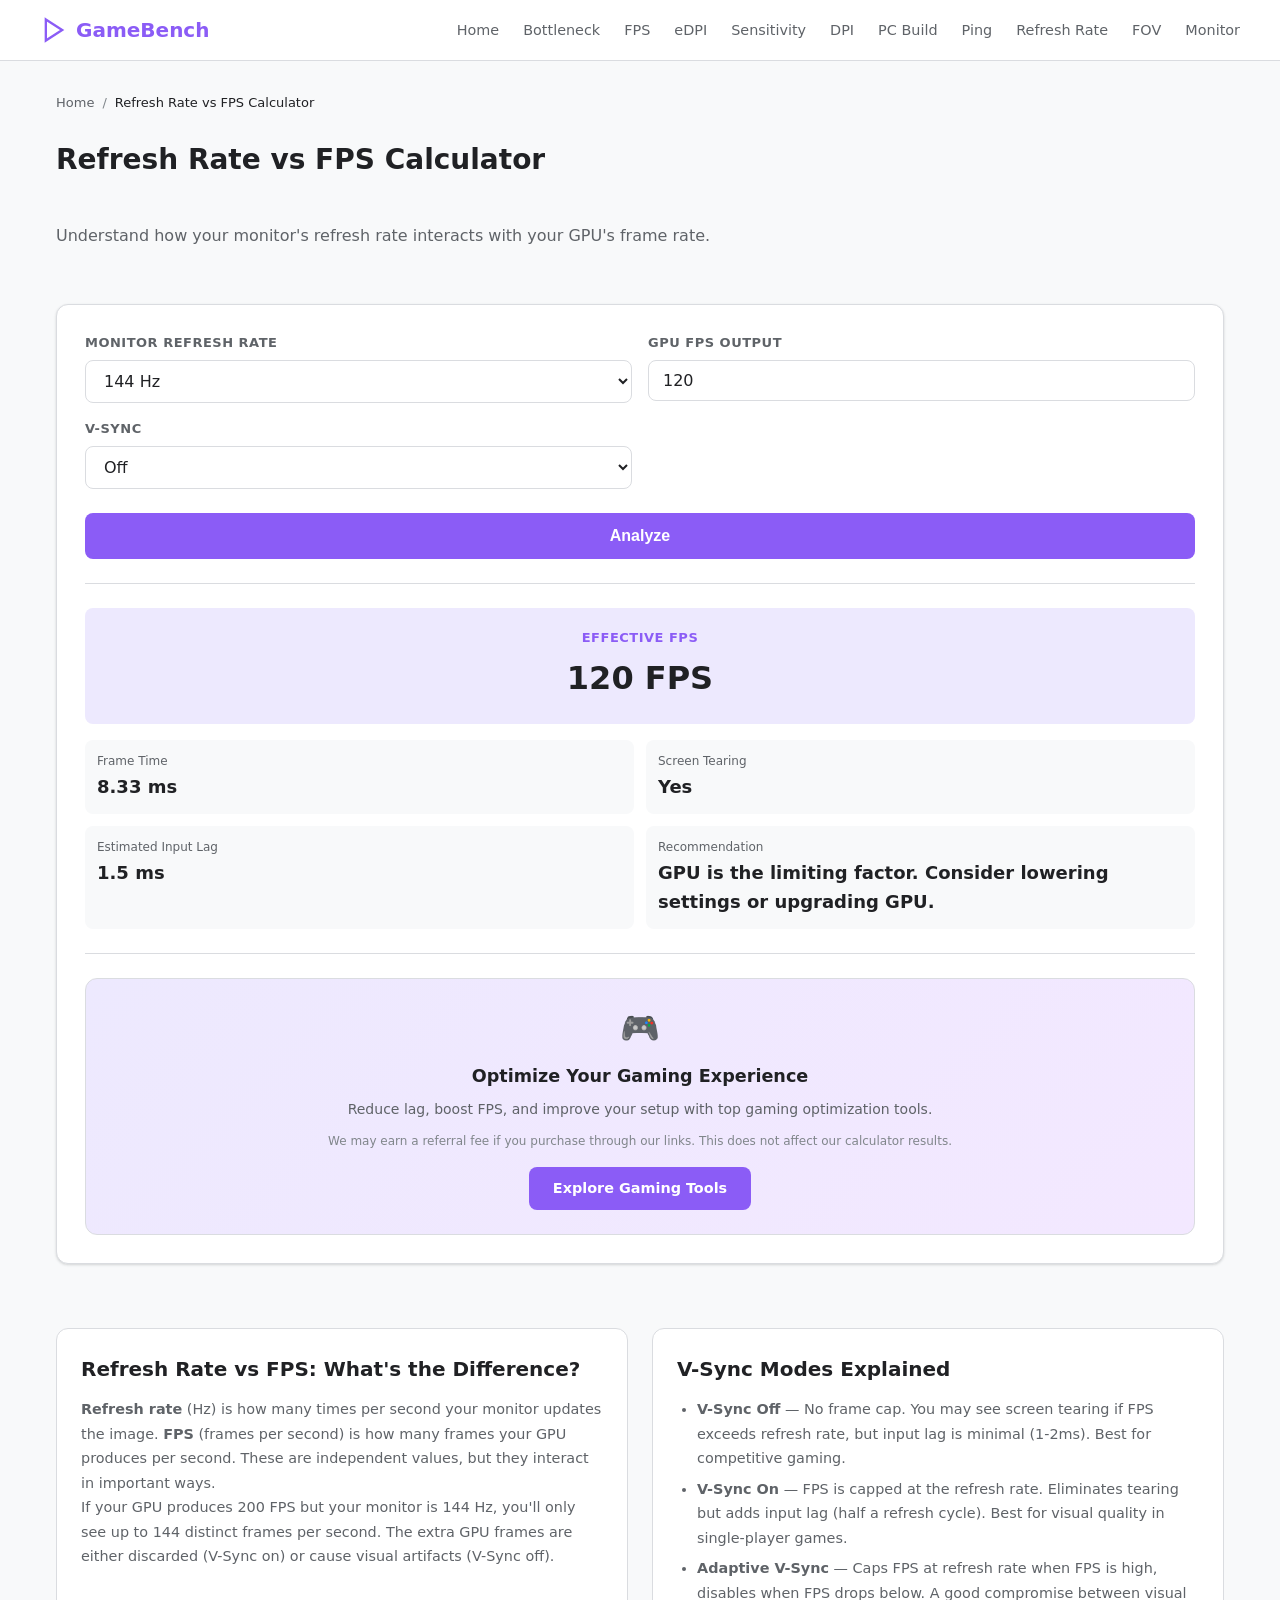
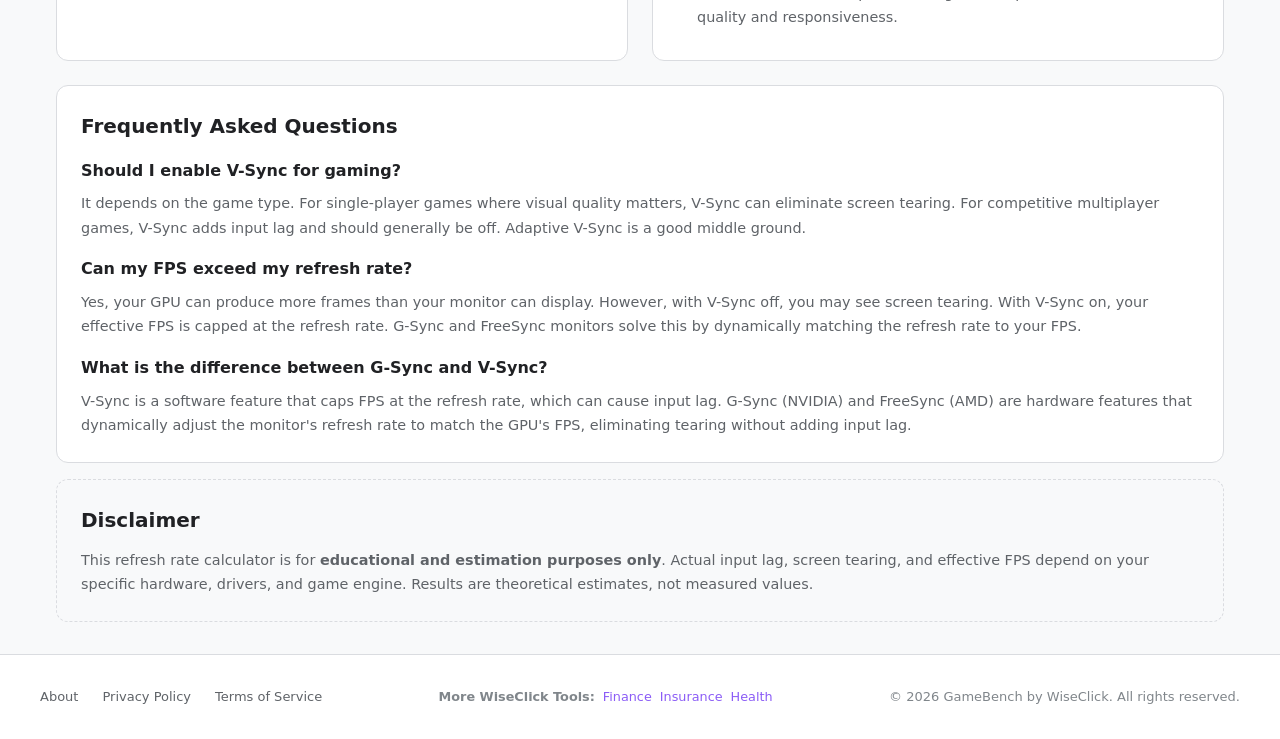
<file: refresh-rate-calculator/index.html>
<!DOCTYPE html>
<html lang="en">
<head>
  <meta charset="UTF-8">
  <meta name="viewport" content="width=device-width, initial-scale=1.0">
  <title>Refresh Rate vs FPS Calculator - Display Sync Analysis | GameBench</title>
  <meta name="description" content="Free refresh rate vs FPS calculator. Understand display sync, screen tearing, input lag, and effective frame rates for your monitor and GPU setup.">
  <meta name="keywords" content="refresh rate calculator, FPS vs refresh rate, V-Sync calculator, screen tear, input lag, display sync">
  <link rel="canonical" href="https://game.wiseclick.site/refresh-rate-calculator/">
  <meta property="og:title" content="Refresh Rate vs FPS Calculator - Display Sync Analysis | GameBench">
  <meta property="og:description" content="Understand the relationship between refresh rate and frame rate with V-Sync analysis.">
  <meta property="og:type" content="website">
  <link rel="stylesheet" href="../css/style.css">
  <script type="application/ld+json">
  {
    "@context": "https://schema.org",
    "@type": "WebApplication",
    "name": "Refresh Rate vs FPS Calculator",
    "description": "Understand display sync, screen tearing, and effective FPS",
    "applicationCategory": "GameApplication",
    "operatingSystem": "Any",
    "offers": { "@type": "Offer", "price": "0", "priceCurrency": "USD" }
  }
  </script>
  <script type="application/ld+json">
{
  "@context": "https://schema.org",
  "@type": "FAQPage",
  "mainEntity": [
    {
      "@type": "Question",
      "name": "Should I enable V-Sync for gaming?",
      "acceptedAnswer": {
        "@type": "Answer",
        "text": "It depends on the game type. For single-player games where visual quality matters, V-Sync can eliminate screen tearing. For competitive multiplayer games, V-Sync adds input lag and should generally be off. Adaptive V-Sync is a good middle ground."
      }
    },
    {
      "@type": "Question",
      "name": "Can my FPS exceed my refresh rate?",
      "acceptedAnswer": {
        "@type": "Answer",
        "text": "Yes, your GPU can produce more frames than your monitor can display. However, with V-Sync off, you may see screen tearing. With V-Sync on, your effective FPS is capped at the refresh rate. G-Sync and FreeSync monitors solve this by dynamically matching the refresh rate to your FPS."
      }
    },
    {
      "@type": "Question",
      "name": "What is the difference between G-Sync and V-Sync?",
      "acceptedAnswer": {
        "@type": "Answer",
        "text": "V-Sync is a software feature that caps FPS at the refresh rate, which can cause input lag. G-Sync (NVIDIA) and FreeSync (AMD) are hardware features that dynamically adjust the monitor's refresh rate to match the GPU's FPS, eliminating tearing without adding input lag."
      }
    }
  ]
}
  </script>
  <script type="application/ld+json">
  {
    "@context": "https://schema.org",
    "@type": "BreadcrumbList",
    "itemListElement": [
      { "@type": "ListItem", "position": 1, "name": "Home", "item": "https://game.wiseclick.site/" },
      { "@type": "ListItem", "position": 2, "name": "Refresh Rate vs FPS Calculator", "item": "https://game.wiseclick.site/refresh-rate-calculator/" }
    ]
  }
  </script>
</head>
<body>

  <header class="site-header">
    <div class="header-inner">
      <a href="/" class="site-logo">
        <svg viewBox="0 0 24 24" fill="none" stroke="currentColor" stroke-width="2"><polygon points="5 3 19 12 5 21 5 3"/></svg>
        GameBench
      </a>
      <button class="nav-toggle" onclick="document.querySelector('.nav-links').classList.toggle('open')" aria-label="Menu">
        <svg viewBox="0 0 24 24" fill="none" stroke="currentColor" stroke-width="2"><line x1="3" y1="6" x2="21" y2="6"/><line x1="3" y1="12" x2="21" y2="12"/><line x1="3" y1="18" x2="21" y2="18"/></svg>
      </button>
      <ul class="nav-links">
        <li><a href="/">Home</a></li>
        <li><a href="/bottleneck-calculator/">Bottleneck</a></li>
        <li><a href="/fps-calculator/">FPS</a></li>
        <li><a href="/edpi-calculator/">eDPI</a></li>
        <li><a href="/sensitivity-converter/">Sensitivity</a></li>
        <li><a href="/dpi-analyzer/">DPI</a></li>
        <li><a href="/pc-build-calculator/">PC Build</a></li>
        <li><a href="/ping-calculator/">Ping</a></li>
        <li><a href="/refresh-rate-calculator/">Refresh Rate</a></li>
        <li><a href="/fov-calculator/">FOV</a></li>
        <li><a href="/monitor-distance-calculator/">Monitor</a></li>
      </ul>
    </div>
  </header>

  <main>
    <nav class="breadcrumb">
      <a href="/">Home</a> / <span>Refresh Rate vs FPS Calculator</span>
    </nav>

    <div class="calc-page">
      <h1>Refresh Rate vs FPS Calculator</h1>
      <p class="subtitle">Understand how your monitor's refresh rate interacts with your GPU's frame rate.</p>

      <div class="calc-tool">
        <form class="calc-form" id="rr-form" onsubmit="return false;">
          <div class="form-group">
            <label for="monitor-rr">Monitor Refresh Rate</label>
            <select id="monitor-rr">
              <option value="60">60 Hz</option>
              <option value="75">75 Hz</option>
              <option value="120">120 Hz</option>
              <option value="144" selected>144 Hz</option>
              <option value="165">165 Hz</option>
              <option value="240">240 Hz</option>
              <option value="360">360 Hz</option>
              <option value="500">500 Hz</option>
            </select>
          </div>
          <div class="form-group">
            <label for="gpu-fps">GPU FPS Output</label>
            <input type="number" id="gpu-fps" value="120" min="1" step="1">
          </div>
          <div class="form-group">
            <label for="vsync-mode">V-Sync</label>
            <select id="vsync-mode">
              <option value="off" selected>Off</option>
              <option value="on">On</option>
              <option value="adaptive">Adaptive</option>
            </select>
          </div>
          <button type="button" class="btn-calculate" onclick="calculateRefresh()">Analyze</button>
        </form>

        <div class="calc-results" id="results">
          <div class="result-highlight">
            <div class="label">Effective FPS</div>
            <div class="value" id="effective-fps">0</div>
          </div>
          <div class="result-details">
            <div class="result-item">
              <div class="label">Frame Time</div>
              <div class="value" id="frame-time">0 ms</div>
            </div>
            <div class="result-item">
              <div class="label">Screen Tearing</div>
              <div class="value" id="screen-tear">-</div>
            </div>
            <div class="result-item">
              <div class="label">Estimated Input Lag</div>
              <div class="value" id="input-lag">0 ms</div>
            </div>
            <div class="result-item">
              <div class="label">Recommendation</div>
              <div class="value" id="recommendation">-</div>
            </div>
          </div>
        </div>
        <div class="cta-section">
          <div class="cta-card">
            <div class="cta-icon">🎮</div>
            <h3>Optimize Your Gaming Experience</h3>
            <p>Reduce lag, boost FPS, and improve your setup with top gaming optimization tools.</p>
            <p class="affiliate-disclosure">We may earn a referral fee if you purchase through our links. This does not affect our calculator results.</p>
            <a href="https://www.jdoqocy.com/click-101753403-17255582" class="cta-button" target="_blank" rel="noopener sponsored">Explore Gaming Tools</a>
          </div>
        </div>
      </div>

      <div class="seo-content">
        <div class="seo-block">
          <h2>Refresh Rate vs FPS: What's the Difference?</h2>
          <p><strong>Refresh rate</strong> (Hz) is how many times per second your monitor updates the image. <strong>FPS</strong> (frames per second) is how many frames your GPU produces per second. These are independent values, but they interact in important ways.</p>
          <p>If your GPU produces 200 FPS but your monitor is 144 Hz, you'll only see up to 144 distinct frames per second. The extra GPU frames are either discarded (V-Sync on) or cause visual artifacts (V-Sync off).</p>
        </div>
        <div class="seo-block">
          <h2>V-Sync Modes Explained</h2>
          <ul>
            <li><strong>V-Sync Off</strong> — No frame cap. You may see screen tearing if FPS exceeds refresh rate, but input lag is minimal (1-2ms). Best for competitive gaming.</li>
            <li><strong>V-Sync On</strong> — FPS is capped at the refresh rate. Eliminates tearing but adds input lag (half a refresh cycle). Best for visual quality in single-player games.</li>
            <li><strong>Adaptive V-Sync</strong> — Caps FPS at refresh rate when FPS is high, disables when FPS drops below. A good compromise between visual quality and responsiveness.</li>
          </ul>
        </div>
        <div class="seo-block full-width">
          <h2>Frequently Asked Questions</h2>
          <h3>Should I enable V-Sync for gaming?</h3>
          <p>It depends on the game type. For single-player games where visual quality matters, V-Sync can eliminate screen tearing. For competitive multiplayer games, V-Sync adds input lag and should generally be off. Adaptive V-Sync is a good middle ground.</p>
          <h3>Can my FPS exceed my refresh rate?</h3>
          <p>Yes, your GPU can produce more frames than your monitor can display. However, with V-Sync off, you may see screen tearing. With V-Sync on, your effective FPS is capped at the refresh rate. G-Sync and FreeSync monitors solve this by dynamically matching the refresh rate to your FPS.</p>
          <h3>What is the difference between G-Sync and V-Sync?</h3>
          <p>V-Sync is a software feature that caps FPS at the refresh rate, which can cause input lag. G-Sync (NVIDIA) and FreeSync (AMD) are hardware features that dynamically adjust the monitor's refresh rate to match the GPU's FPS, eliminating tearing without adding input lag.</p>
        </div>
      </div>
    </div>

    <div class="seo-block full-width" style="background:var(--bg-secondary);border-style:dashed;margin-top:1rem">
      <h2>Disclaimer</h2>
      <p>This refresh rate calculator is for <strong>educational and estimation purposes only</strong>. Actual input lag, screen tearing, and effective FPS depend on your specific hardware, drivers, and game engine. Results are theoretical estimates, not measured values.</p>
    </div>
  </main>

  <footer class="site-footer">
    <div class="footer-inner">
      <ul class="footer-links">
        <li><a href="/about/">About</a></li>
        <li><a href="/privacy/">Privacy Policy</a></li>
        <li><a href="/terms/">Terms of Service</a></li>
      </ul>
      <div class="cross-site-links"><span>More WiseClick Tools:</span><a href="https://calc.wiseclick.site/" target="_blank" rel="noopener">Finance</a><a href="https://insure.wiseclick.site/" target="_blank" rel="noopener">Insurance</a><a href="https://fit.wiseclick.site/" target="_blank" rel="noopener">Health</a></div>
      <p class="footer-copy">&copy; 2026 GameBench by WiseClick. All rights reserved.</p>
    </div>
  </footer>

  <script>
  function calculateRefresh() {
    const refreshRate = parseFloat(document.getElementById('monitor-rr').value);
    const fps = parseFloat(document.getElementById('gpu-fps').value) || 0;
    const vsync = document.getElementById('vsync-mode').value;

    if (fps <= 0) {
      document.getElementById('results').classList.remove('visible');
      return;
    }

    let effectiveFPS;
    let inputLag;
    let tearing;
    let recommendation;

    const refreshMs = 1000 / refreshRate;

    if (vsync === 'on') {
      effectiveFPS = Math.min(refreshRate, fps);
      inputLag = refreshMs / 2;
      tearing = 'No';
    } else if (vsync === 'adaptive') {
      effectiveFPS = fps <= refreshRate ? fps : refreshRate;
      inputLag = refreshMs / 4;
      tearing = fps > refreshRate ? 'Possible (above refresh)' : 'No';
    } else {
      effectiveFPS = fps;
      inputLag = 1.5; // 1-2ms average
      tearing = (fps !== refreshRate) ? 'Yes' : 'No';
    }

    const frameTime = 1000 / fps;

    if (fps === refreshRate) {
      recommendation = 'FPS matches refresh rate perfectly. Smooth experience.';
    } else if (fps > refreshRate) {
      recommendation = 'Consider enabling V-Sync or using G-Sync/FreeSync to prevent tearing.';
    } else {
      recommendation = 'GPU is the limiting factor. Consider lowering settings or upgrading GPU.';
    }

    document.getElementById('effective-fps').textContent = Math.round(effectiveFPS) + ' FPS';
    document.getElementById('frame-time').textContent = frameTime.toFixed(2) + ' ms';
    document.getElementById('screen-tear').textContent = tearing;
    document.getElementById('input-lag').textContent = inputLag.toFixed(1) + ' ms';
    document.getElementById('recommendation').textContent = recommendation;
    document.getElementById('results').classList.add('visible');
  }

  calculateRefresh();
  </script>
</body>
</html>
</file>
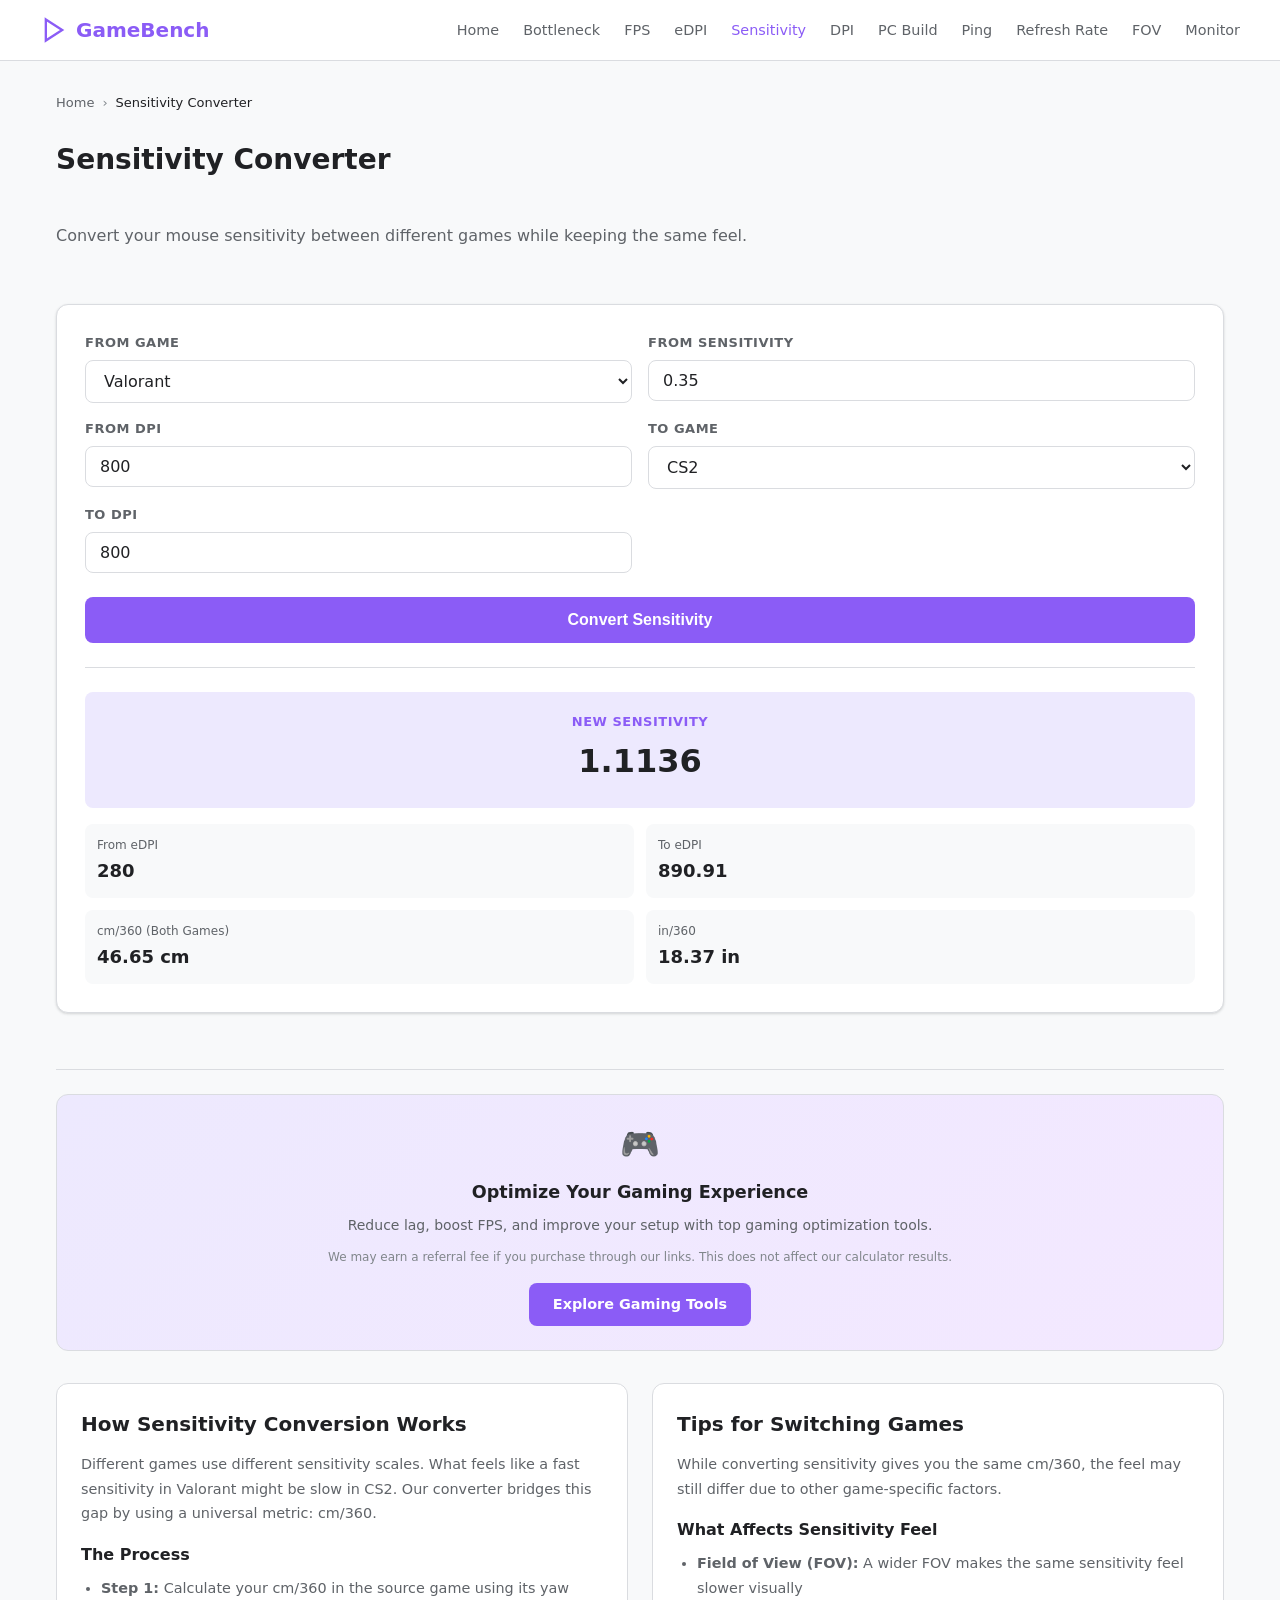
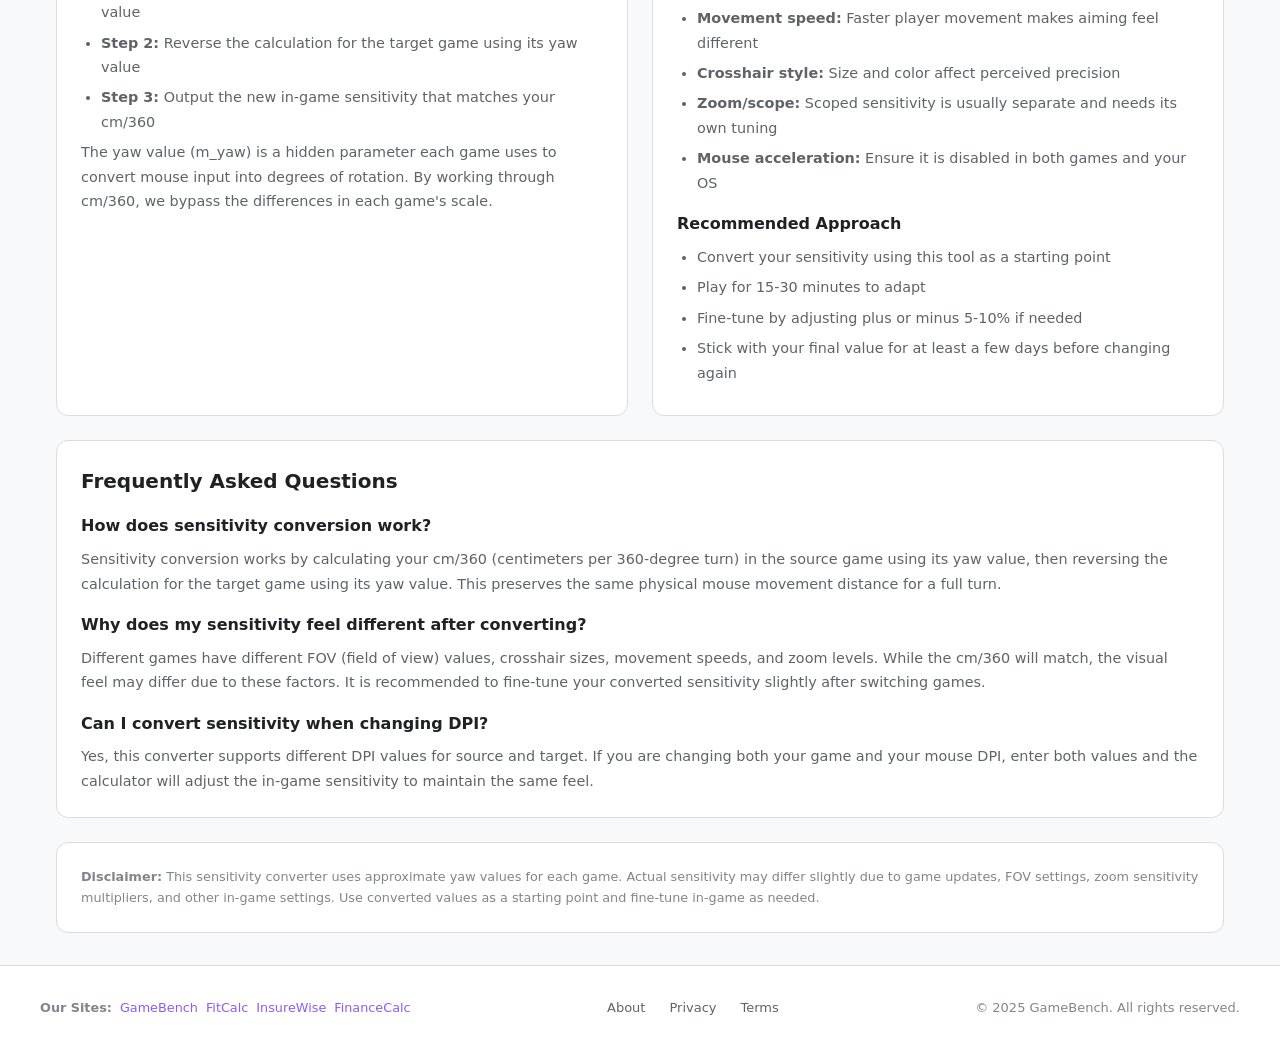
<file: sensitivity-converter/index.html>
<!DOCTYPE html>
<html lang="en">
<head>
  <meta charset="UTF-8">
  <meta name="viewport" content="width=device-width, initial-scale=1.0">
  <title>Sensitivity Converter - Convert Mouse Sens Between Games | GameBench</title>
  <meta name="description" content="Free sensitivity converter to convert your mouse sensitivity between games. Supports Valorant, CS2, Apex Legends, Fortnite, Overwatch 2, and more.">
  <link rel="stylesheet" href="../css/style.css">
  <script type="application/ld+json">
  {
    "@context": "https://schema.org",
    "@type": "BreadcrumbList",
    "itemListElement": [
      {"@type": "ListItem", "position": 1, "name": "Home", "item": "https://gamebench.tools/"},
      {"@type": "ListItem", "position": 2, "name": "Sensitivity Converter", "item": "https://gamebench.tools/sensitivity-converter/"}
    ]
  }
  </script>
  <script type="application/ld+json">
  {
    "@context": "https://schema.org",
    "@type": "FAQPage",
    "mainEntity": [
      {
        "@type": "Question",
        "name": "How does sensitivity conversion work?",
        "acceptedAnswer": {
          "@type": "Answer",
          "text": "Sensitivity conversion works by calculating your cm/360 (centimeters per 360-degree turn) in the source game using its yaw value, then reversing the calculation for the target game using its yaw value. This preserves the same physical mouse movement distance for a full turn."
        }
      },
      {
        "@type": "Question",
        "name": "Why does my sensitivity feel different after converting?",
        "acceptedAnswer": {
          "@type": "Answer",
          "text": "Different games have different FOV (field of view) values, crosshair sizes, movement speeds, and zoom levels. While the cm/360 will match, the visual feel may differ due to these factors. It is recommended to fine-tune your converted sensitivity slightly after switching games."
        }
      },
      {
        "@type": "Question",
        "name": "Can I convert sensitivity when changing DPI?",
        "acceptedAnswer": {
          "@type": "Answer",
          "text": "Yes, this converter supports different DPI values for source and target. If you are changing both your game and your mouse DPI, enter both values and the calculator will adjust the in-game sensitivity to maintain the same feel."
        }
      }
    ]
  }
  </script>
</head>
<body>

<header class="site-header">
  <div class="header-inner">
    <a href="/" class="site-logo">
      <svg viewBox="0 0 24 24" fill="none" stroke="currentColor" stroke-width="2"><polygon points="5 3 19 12 5 21 5 3"/></svg>
      GameBench
    </a>
    <button class="nav-toggle" onclick="document.querySelector('.nav-links').classList.toggle('open')" aria-label="Menu">
      <svg viewBox="0 0 24 24" fill="none" stroke="currentColor" stroke-width="2"><line x1="3" y1="6" x2="21" y2="6"/><line x1="3" y1="12" x2="21" y2="12"/><line x1="3" y1="18" x2="21" y2="18"/></svg>
    </button>
    <nav>
      <ul class="nav-links">
        <li><a href="/">Home</a></li>
        <li><a href="/bottleneck-calculator/">Bottleneck</a></li>
        <li><a href="/fps-calculator/">FPS</a></li>
        <li><a href="/edpi-calculator/">eDPI</a></li>
        <li><a href="/sensitivity-converter/" class="active">Sensitivity</a></li>
        <li><a href="/dpi-analyzer/">DPI</a></li>
        <li><a href="/pc-build-calculator/">PC Build</a></li>
        <li><a href="/ping-calculator/">Ping</a></li>
        <li><a href="/refresh-rate-calculator/">Refresh Rate</a></li>
        <li><a href="/fov-calculator/">FOV</a></li>
        <li><a href="/monitor-distance-calculator/">Monitor</a></li>
      </ul>
    </nav>
  </div>
</header>

<main>
  <nav class="breadcrumb">
    <a href="/">Home</a> &rsaquo; <span>Sensitivity Converter</span>
  </nav>

  <div class="calc-page">
    <h1>Sensitivity Converter</h1>
    <p class="subtitle">Convert your mouse sensitivity between different games while keeping the same feel.</p>

    <div class="calc-tool">
      <div class="calc-form" id="converterForm">
        <div class="form-group">
          <label for="fromGame">From Game</label>
          <select id="fromGame">
            <option value="valorant" selected>Valorant</option>
            <option value="cs2">CS2</option>
            <option value="apex">Apex Legends</option>
            <option value="fortnite">Fortnite</option>
            <option value="ow2">Overwatch 2</option>
            <option value="r6">Rainbow Six Siege</option>
            <option value="cod">Call of Duty</option>
            <option value="minecraft">Minecraft</option>
            <option value="rust">Rust</option>
            <option value="destiny2">Destiny 2</option>
          </select>
        </div>
        <div class="form-group">
          <label for="fromSens">From Sensitivity</label>
          <input type="number" id="fromSens" value="0.35" min="0.001" max="100" step="0.01">
        </div>
        <div class="form-group">
          <label for="fromDpi">From DPI</label>
          <input type="number" id="fromDpi" value="800" min="100" max="32000" step="50">
        </div>
        <div class="form-group">
          <label for="toGame">To Game</label>
          <select id="toGame">
            <option value="valorant">Valorant</option>
            <option value="cs2" selected>CS2</option>
            <option value="apex">Apex Legends</option>
            <option value="fortnite">Fortnite</option>
            <option value="ow2">Overwatch 2</option>
            <option value="r6">Rainbow Six Siege</option>
            <option value="cod">Call of Duty</option>
            <option value="minecraft">Minecraft</option>
            <option value="rust">Rust</option>
            <option value="destiny2">Destiny 2</option>
          </select>
        </div>
        <div class="form-group">
          <label for="toDpi">To DPI</label>
          <input type="number" id="toDpi" value="800" min="100" max="32000" step="50">
        </div>
        <button class="btn-calculate" onclick="convertSensitivity()">Convert Sensitivity</button>
      </div>

      <div class="calc-results" id="results">
        <div class="result-highlight">
          <div class="label">New Sensitivity</div>
          <div class="value" id="newSens">-</div>
        </div>
        <div class="result-details">
          <div class="result-item">
            <div class="label">From eDPI</div>
            <div class="value" id="fromEdpi">-</div>
          </div>
          <div class="result-item">
            <div class="label">To eDPI</div>
            <div class="value" id="toEdpi">-</div>
          </div>
          <div class="result-item">
            <div class="label">cm/360 (Both Games)</div>
            <div class="value" id="cm360">-</div>
          </div>
          <div class="result-item">
            <div class="label">in/360</div>
            <div class="value" id="in360">-</div>
          </div>
        </div>
      </div>
    </div>

    <div class="cta-section">
      <div class="cta-card">
        <div class="cta-icon">&#127918;</div>
        <h3>Optimize Your Gaming Experience</h3>
        <p>Reduce lag, boost FPS, and improve your setup with top gaming optimization tools.</p>
        <p class="affiliate-disclosure">We may earn a referral fee if you purchase through our links. This does not affect our calculator results.</p>
        <a href="https://www.jdoqocy.com/click-101753403-17255582" class="cta-button" target="_blank" rel="noopener sponsored">Explore Gaming Tools</a>
      </div>
    </div>
  </div>

  <div class="seo-content">
    <div class="seo-block">
      <h2>How Sensitivity Conversion Works</h2>
      <p>Different games use different sensitivity scales. What feels like a fast sensitivity in Valorant might be slow in CS2. Our converter bridges this gap by using a universal metric: cm/360.</p>
      <h3>The Process</h3>
      <ul>
        <li><strong>Step 1:</strong> Calculate your cm/360 in the source game using its yaw value</li>
        <li><strong>Step 2:</strong> Reverse the calculation for the target game using its yaw value</li>
        <li><strong>Step 3:</strong> Output the new in-game sensitivity that matches your cm/360</li>
      </ul>
      <p>The yaw value (m_yaw) is a hidden parameter each game uses to convert mouse input into degrees of rotation. By working through cm/360, we bypass the differences in each game's scale.</p>
    </div>
    <div class="seo-block">
      <h2>Tips for Switching Games</h2>
      <p>While converting sensitivity gives you the same cm/360, the feel may still differ due to other game-specific factors.</p>
      <h3>What Affects Sensitivity Feel</h3>
      <ul>
        <li><strong>Field of View (FOV):</strong> A wider FOV makes the same sensitivity feel slower visually</li>
        <li><strong>Movement speed:</strong> Faster player movement makes aiming feel different</li>
        <li><strong>Crosshair style:</strong> Size and color affect perceived precision</li>
        <li><strong>Zoom/scope:</strong> Scoped sensitivity is usually separate and needs its own tuning</li>
        <li><strong>Mouse acceleration:</strong> Ensure it is disabled in both games and your OS</li>
      </ul>
      <h3>Recommended Approach</h3>
      <ul>
        <li>Convert your sensitivity using this tool as a starting point</li>
        <li>Play for 15-30 minutes to adapt</li>
        <li>Fine-tune by adjusting plus or minus 5-10% if needed</li>
        <li>Stick with your final value for at least a few days before changing again</li>
      </ul>
    </div>
    <div class="seo-block full-width">
      <h2>Frequently Asked Questions</h2>
      <h3>How does sensitivity conversion work?</h3>
      <p>Sensitivity conversion works by calculating your cm/360 (centimeters per 360-degree turn) in the source game using its yaw value, then reversing the calculation for the target game using its yaw value. This preserves the same physical mouse movement distance for a full turn.</p>
      <h3>Why does my sensitivity feel different after converting?</h3>
      <p>Different games have different FOV (field of view) values, crosshair sizes, movement speeds, and zoom levels. While the cm/360 will match, the visual feel may differ due to these factors. It is recommended to fine-tune your converted sensitivity slightly after switching games.</p>
      <h3>Can I convert sensitivity when changing DPI?</h3>
      <p>Yes, this converter supports different DPI values for source and target. If you are changing both your game and your mouse DPI, enter both values and the calculator will adjust the in-game sensitivity to maintain the same feel.</p>
    </div>
  </div>

  <div class="seo-block full-width" style="margin-top:1.5rem;">
    <p style="font-size:0.8rem;color:var(--text-light);line-height:1.6;"><strong>Disclaimer:</strong> This sensitivity converter uses approximate yaw values for each game. Actual sensitivity may differ slightly due to game updates, FOV settings, zoom sensitivity multipliers, and other in-game settings. Use converted values as a starting point and fine-tune in-game as needed.</p>
  </div>
</main>

<footer class="site-footer">
  <div class="footer-inner">
    <div class="cross-site-links">
      <span>Our Sites:</span>
      <a href="https://gamebench.tools/">GameBench</a>
      <a href="https://fitcalc.health/">FitCalc</a>
      <a href="https://insurewise.tools/">InsureWise</a>
      <a href="https://financecalc.tools/">FinanceCalc</a>
    </div>
    <ul class="footer-links">
      <li><a href="/about/">About</a></li>
      <li><a href="/privacy/">Privacy</a></li>
      <li><a href="/terms/">Terms</a></li>
    </ul>
    <p class="footer-copy">&copy; 2025 GameBench. All rights reserved.</p>
  </div>
</footer>

<script>
const gameYaw = {
  'valorant': 0.07, 'cs2': 0.022, 'apex': 0.022, 'fortnite': 0.022,
  'ow2': 0.0066, 'r6': 1.1, 'cod': 0.022, 'minecraft': 0.15,
  'rust': 0.1, 'destiny2': 0.033
};

function convertSensitivity() {
  const fromGame = document.getElementById('fromGame').value;
  const fromSens = parseFloat(document.getElementById('fromSens').value) || 1;
  const fromDpi = parseFloat(document.getElementById('fromDpi').value) || 800;
  const toGame = document.getElementById('toGame').value;
  const toDpi = parseFloat(document.getElementById('toDpi').value) || 800;

  const fromYaw = gameYaw[fromGame] || 0.022;
  const toYaw = gameYaw[toGame] || 0.022;

  // cm/360 for source
  const cm360 = (2.54 * 360) / (fromDpi * fromSens * fromYaw);
  const in360 = cm360 / 2.54;

  // Target sensitivity
  const toSens = (2.54 * 360) / (toDpi * cm360 * toYaw);

  const fromEdpi = fromDpi * fromSens;
  const toEdpi = toDpi * toSens;

  document.getElementById('newSens').textContent = toSens.toFixed(4);
  document.getElementById('fromEdpi').textContent = Math.round(fromEdpi * 100) / 100;
  document.getElementById('toEdpi').textContent = Math.round(toEdpi * 100) / 100;
  document.getElementById('cm360').textContent = cm360.toFixed(2) + ' cm';
  document.getElementById('in360').textContent = in360.toFixed(2) + ' in';
  document.getElementById('results').classList.add('visible');
}

convertSensitivity();
</script>
</body>
</html>
</file>
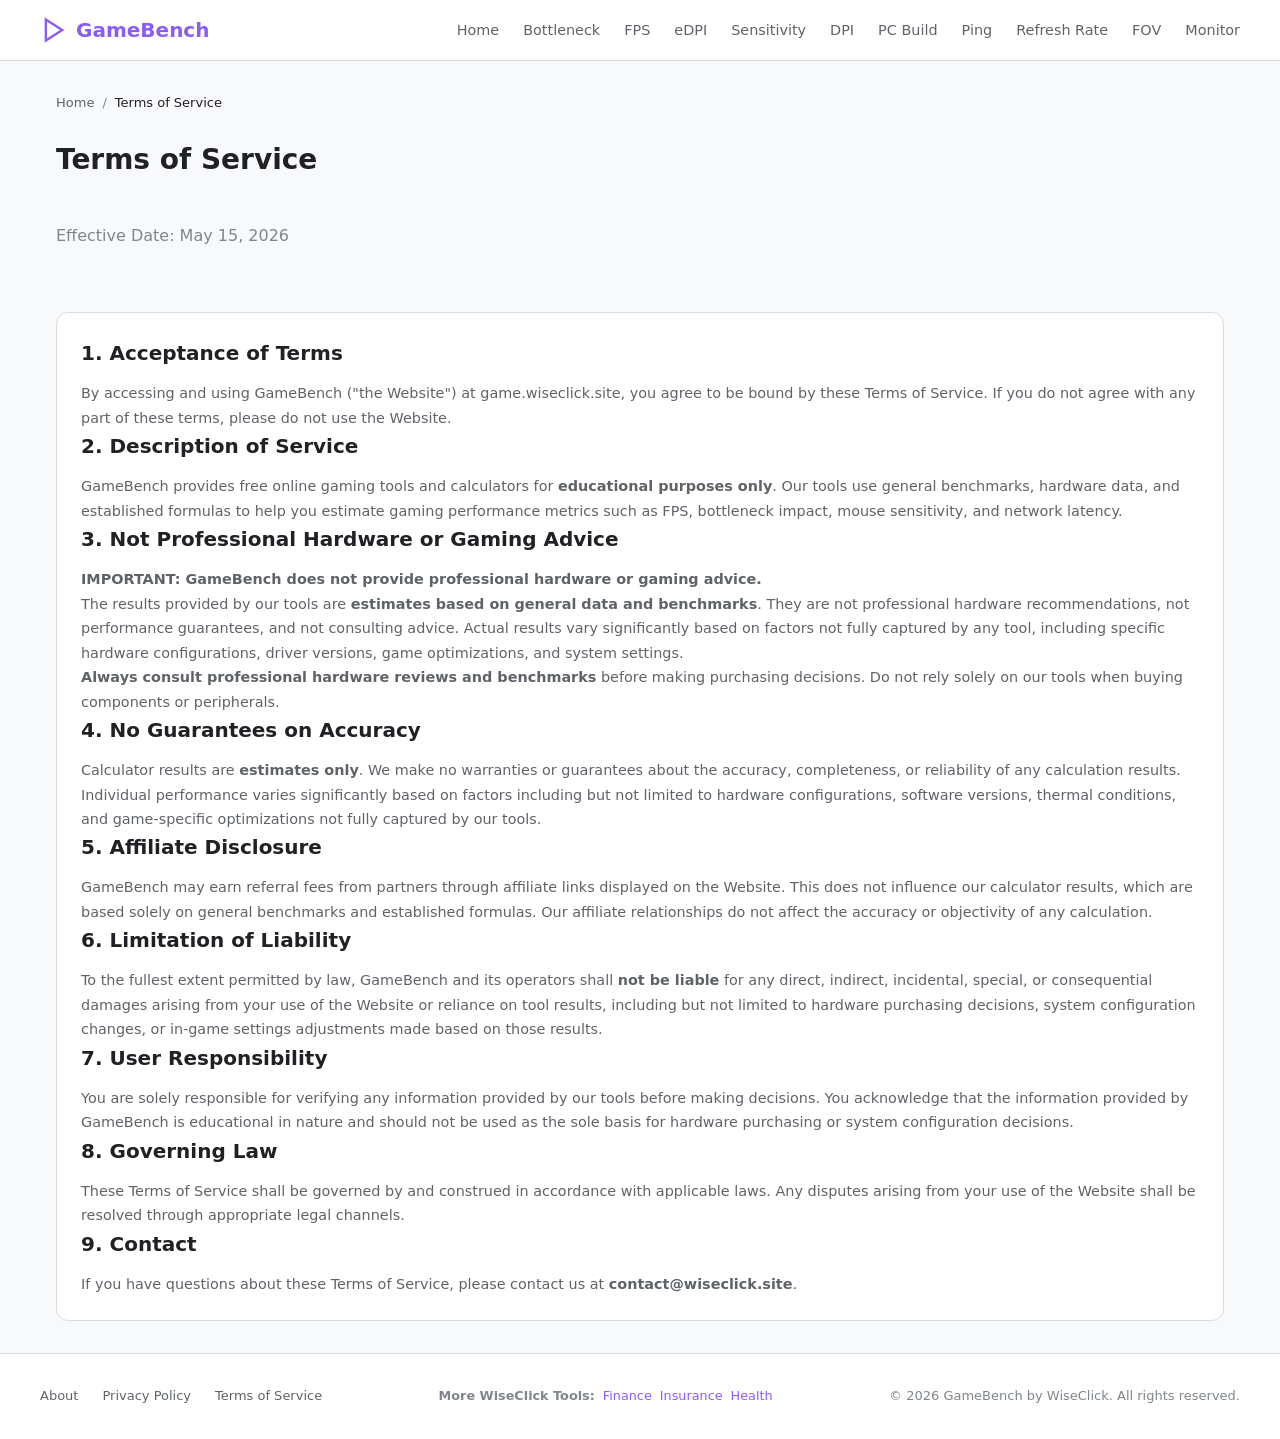
<file: terms/index.html>
<!DOCTYPE html>
<html lang="en">
<head>
  <meta charset="UTF-8">
  <meta name="viewport" content="width=device-width, initial-scale=1.0">
  <title>Terms of Service | GameBench</title>
  <meta name="description" content="Terms of Service for GameBench. Read our terms and conditions before using our free gaming tools and calculators.">
  <link rel="canonical" href="https://game.wiseclick.site/terms/">
  <link rel="stylesheet" href="../css/style.css">
  <script type="application/ld+json">
  {
    "@context": "https://schema.org",
    "@type": "BreadcrumbList",
    "itemListElement": [
      { "@type": "ListItem", "position": 1, "name": "Home", "item": "https://game.wiseclick.site/" },
      { "@type": "ListItem", "position": 2, "name": "Terms of Service", "item": "https://game.wiseclick.site/terms/" }
    ]
  }
  </script>
</head>
<body>

  <header class="site-header">
    <div class="header-inner">
      <a href="/" class="site-logo">
        <svg viewBox="0 0 24 24" fill="none" stroke="currentColor" stroke-width="2"><polygon points="5 3 19 12 5 21 5 3"/></svg>
        GameBench
      </a>
      <button class="nav-toggle" onclick="document.querySelector('.nav-links').classList.toggle('open')" aria-label="Menu">
        <svg viewBox="0 0 24 24" fill="none" stroke="currentColor" stroke-width="2"><line x1="3" y1="6" x2="21" y2="6"/><line x1="3" y1="12" x2="21" y2="12"/><line x1="3" y1="18" x2="21" y2="18"/></svg>
      </button>
      <ul class="nav-links">
        <li><a href="/">Home</a></li>
        <li><a href="/bottleneck-calculator/">Bottleneck</a></li>
        <li><a href="/fps-calculator/">FPS</a></li>
        <li><a href="/edpi-calculator/">eDPI</a></li>
        <li><a href="/sensitivity-converter/">Sensitivity</a></li>
        <li><a href="/dpi-analyzer/">DPI</a></li>
        <li><a href="/pc-build-calculator/">PC Build</a></li>
        <li><a href="/ping-calculator/">Ping</a></li>
        <li><a href="/refresh-rate-calculator/">Refresh Rate</a></li>
        <li><a href="/fov-calculator/">FOV</a></li>
        <li><a href="/monitor-distance-calculator/">Monitor</a></li>
      </ul>
    </div>
  </header>

  <main>
    <nav class="breadcrumb">
      <a href="/">Home</a> / <span>Terms of Service</span>
    </nav>

    <div class="calc-page">
      <h1>Terms of Service</h1>
      <p style="color:var(--text-light);margin-bottom:2rem">Effective Date: May 15, 2026</p>

      <div class="seo-block full-width">
        <h2>1. Acceptance of Terms</h2>
        <p>By accessing and using GameBench ("the Website") at game.wiseclick.site, you agree to be bound by these Terms of Service. If you do not agree with any part of these terms, please do not use the Website.</p>

        <h2>2. Description of Service</h2>
        <p>GameBench provides free online gaming tools and calculators for <strong>educational purposes only</strong>. Our tools use general benchmarks, hardware data, and established formulas to help you estimate gaming performance metrics such as FPS, bottleneck impact, mouse sensitivity, and network latency.</p>

        <h2>3. Not Professional Hardware or Gaming Advice</h2>
        <p><strong>IMPORTANT: GameBench does not provide professional hardware or gaming advice.</strong></p>
        <p>The results provided by our tools are <strong>estimates based on general data and benchmarks</strong>. They are not professional hardware recommendations, not performance guarantees, and not consulting advice. Actual results vary significantly based on factors not fully captured by any tool, including specific hardware configurations, driver versions, game optimizations, and system settings.</p>
        <p><strong>Always consult professional hardware reviews and benchmarks</strong> before making purchasing decisions. Do not rely solely on our tools when buying components or peripherals.</p>

        <h2>4. No Guarantees on Accuracy</h2>
        <p>Calculator results are <strong>estimates only</strong>. We make no warranties or guarantees about the accuracy, completeness, or reliability of any calculation results. Individual performance varies significantly based on factors including but not limited to hardware configurations, software versions, thermal conditions, and game-specific optimizations not fully captured by our tools.</p>

        <h2>5. Affiliate Disclosure</h2>
        <p>GameBench may earn referral fees from partners through affiliate links displayed on the Website. This does not influence our calculator results, which are based solely on general benchmarks and established formulas. Our affiliate relationships do not affect the accuracy or objectivity of any calculation.</p>

        <h2>6. Limitation of Liability</h2>
        <p>To the fullest extent permitted by law, GameBench and its operators shall <strong>not be liable</strong> for any direct, indirect, incidental, special, or consequential damages arising from your use of the Website or reliance on tool results, including but not limited to hardware purchasing decisions, system configuration changes, or in-game settings adjustments made based on those results.</p>

        <h2>7. User Responsibility</h2>
        <p>You are solely responsible for verifying any information provided by our tools before making decisions. You acknowledge that the information provided by GameBench is educational in nature and should not be used as the sole basis for hardware purchasing or system configuration decisions.</p>

        <h2>8. Governing Law</h2>
        <p>These Terms of Service shall be governed by and construed in accordance with applicable laws. Any disputes arising from your use of the Website shall be resolved through appropriate legal channels.</p>

        <h2>9. Contact</h2>
        <p>If you have questions about these Terms of Service, please contact us at <strong>contact@wiseclick.site</strong>.</p>
      </div>
    </div>
  </main>

  <footer class="site-footer">
    <div class="footer-inner">
      <ul class="footer-links">
        <li><a href="/about/">About</a></li>
        <li><a href="/privacy/">Privacy Policy</a></li>
        <li><a href="/terms/">Terms of Service</a></li>
      </ul>
      <div class="cross-site-links"><span>More WiseClick Tools:</span><a href="https://calc.wiseclick.site/" target="_blank" rel="noopener">Finance</a><a href="https://insure.wiseclick.site/" target="_blank" rel="noopener">Insurance</a><a href="https://fit.wiseclick.site/" target="_blank" rel="noopener">Health</a></div>
      <p class="footer-copy">&copy; 2026 GameBench by WiseClick. All rights reserved.</p>
    </div>
  </footer>
</body>
</html>
</file>
<file: css/style.css>
/* ===== CSS Variables ===== */
:root {
  --primary: #8b5cf6;
  --primary-dark: #7c3aed;
  --primary-light: #ede9fe;
  --success: #34a853;
  --danger: #ea4335;
  --warning: #fbbc04;
  --text: #202124;
  --text-secondary: #5f6368;
  --text-light: #80868b;
  --bg: #ffffff;
  --bg-secondary: #f8f9fa;
  --bg-card: #ffffff;
  --border: #dadce0;
  --shadow: 0 1px 3px rgba(60,64,67,0.12), 0 1px 2px rgba(60,64,67,0.08);
  --shadow-lg: 0 4px 12px rgba(60,64,67,0.15), 0 2px 6px rgba(60,64,67,0.1);
  --radius: 12px;
  --radius-sm: 8px;
  --max-width: 1200px;
  --font: 'Segoe UI', system-ui, -apple-system, sans-serif;
  --font-mono: 'SF Mono', 'Consolas', monospace;
}

*, *::before, *::after { box-sizing: border-box; margin: 0; padding: 0; }
html { font-size: 16px; scroll-behavior: smooth; -webkit-text-size-adjust: 100%; }
body { font-family: var(--font); color: var(--text); background: var(--bg-secondary); line-height: 1.6; min-height: 100vh; display: flex; flex-direction: column; }
a { color: var(--primary); text-decoration: none; }
a:hover { text-decoration: underline; }
img { max-width: 100%; height: auto; }

.site-header { background: var(--bg); border-bottom: 1px solid var(--border); padding: 0 1rem; position: sticky; top: 0; z-index: 100; }
.header-inner { max-width: var(--max-width); margin: 0 auto; display: flex; align-items: center; justify-content: space-between; height: 60px; }
.site-logo { font-size: 1.25rem; font-weight: 700; color: var(--primary); display: flex; align-items: center; gap: 0.5rem; }
.site-logo svg { width: 28px; height: 28px; }
.nav-links { display: flex; gap: 1.5rem; list-style: none; }
.nav-links a { color: var(--text-secondary); font-size: 0.9rem; font-weight: 500; padding: 0.25rem 0; transition: color 0.2s; }
.nav-links a:hover, .nav-links a.active { color: var(--primary); text-decoration: none; }
.nav-toggle { display: none; background: none; border: none; cursor: pointer; padding: 0.5rem; }
.nav-toggle svg { width: 24px; height: 24px; color: var(--text); }

main { flex: 1; max-width: var(--max-width); margin: 0 auto; padding: 2rem 1rem; width: 100%; }

.hero { text-align: center; padding: 3rem 0 2rem; }
.hero h1 { font-size: 2.25rem; font-weight: 700; color: var(--text); margin-bottom: 0.75rem; line-height: 1.2; }
.hero p { font-size: 1.1rem; color: var(--text-secondary); max-width: 600px; margin: 0 auto; }

.calc-grid { display: grid; grid-template-columns: repeat(auto-fill, minmax(280px, 1fr)); gap: 1.25rem; margin-top: 2rem; }
.calc-card { background: var(--bg-card); border: 1px solid var(--border); border-radius: var(--radius); padding: 1.5rem; transition: transform 0.2s, box-shadow 0.2s; display: flex; flex-direction: column; gap: 0.75rem; }
.calc-card:hover { transform: translateY(-2px); box-shadow: var(--shadow-lg); text-decoration: none; }
.calc-card-icon { width: 48px; height: 48px; border-radius: var(--radius-sm); background: var(--primary-light); display: flex; align-items: center; justify-content: center; font-size: 1.5rem; }
.calc-card h3 { font-size: 1.1rem; font-weight: 600; color: var(--text); }
.calc-card p { font-size: 0.875rem; color: var(--text-secondary); line-height: 1.5; }

.calc-page { display: grid; grid-template-columns: 1fr; gap: 2rem; }
.calc-page h1 { font-size: 1.75rem; font-weight: 700; margin-bottom: 0.5rem; }
.calc-page .subtitle { color: var(--text-secondary); font-size: 1rem; margin-bottom: 1.5rem; }
.calc-tool { background: var(--bg-card); border: 1px solid var(--border); border-radius: var(--radius); padding: 1.75rem; box-shadow: var(--shadow); }

.calc-form { display: grid; grid-template-columns: 1fr 1fr; gap: 1rem; }
.form-group { display: flex; flex-direction: column; gap: 0.375rem; }
.form-group.full-width { grid-column: 1 / -1; }
.form-group label { font-size: 0.8125rem; font-weight: 600; color: var(--text-secondary); text-transform: uppercase; letter-spacing: 0.5px; }
.form-group input, .form-group select { padding: 0.625rem 0.875rem; border: 1px solid var(--border); border-radius: var(--radius-sm); font-size: 1rem; font-family: var(--font); color: var(--text); background: var(--bg); transition: border-color 0.2s, box-shadow 0.2s; }
.form-group input:focus, .form-group select:focus { outline: none; border-color: var(--primary); box-shadow: 0 0 0 3px rgba(139,92,246,0.15); }

.btn-calculate { grid-column: 1 / -1; padding: 0.875rem 2rem; background: var(--primary); color: white; border: none; border-radius: var(--radius-sm); font-size: 1rem; font-weight: 600; cursor: pointer; transition: background 0.2s; margin-top: 0.5rem; }
.btn-calculate:hover { background: var(--primary-dark); }
.btn-calculate:active { transform: scale(0.98); }

.calc-results { margin-top: 1.5rem; padding-top: 1.5rem; border-top: 1px solid var(--border); display: none; }
.calc-results.visible { display: block; }
.result-highlight { background: var(--primary-light); border-radius: var(--radius-sm); padding: 1.25rem; text-align: center; margin-bottom: 1rem; }
.result-highlight .label { font-size: 0.8125rem; font-weight: 600; color: var(--primary); text-transform: uppercase; letter-spacing: 0.5px; }
.result-highlight .value { font-size: 2rem; font-weight: 700; color: var(--text); margin-top: 0.25rem; }
.result-details { display: grid; grid-template-columns: 1fr 1fr; gap: 0.75rem; }
.result-item { padding: 0.75rem; background: var(--bg-secondary); border-radius: var(--radius-sm); }
.result-item .label { font-size: 0.75rem; color: var(--text-secondary); }
.result-item .value { font-size: 1.125rem; font-weight: 600; color: var(--text); margin-top: 0.125rem; }

.comparison-grid { display: grid; grid-template-columns: 1fr 1fr; gap: 1rem; margin-top: 1rem; }
.comparison-column { padding: 1rem; background: var(--bg-secondary); border-radius: var(--radius-sm); }
.comparison-column.winner { border: 2px solid var(--success); background: #f0fdf4; }
.comparison-column h4 { font-size: 0.9rem; margin-bottom: 0.5rem; color: var(--text); }
.comparison-column .metric { display: flex; justify-content: space-between; padding: 0.25rem 0; font-size: 0.85rem; }
.comparison-column .metric .val { font-weight: 600; }
.winner-badge { display: inline-block; font-size: 0.7rem; background: var(--success); color: white; padding: 0.15rem 0.5rem; border-radius: 10px; margin-left: 0.5rem; }

.cta-section { margin-top: 1.5rem; padding-top: 1.5rem; border-top: 1px solid var(--border); }
.cta-card { background: linear-gradient(135deg, var(--primary-light), #f3e8ff); border: 1px solid var(--border); border-radius: var(--radius); padding: 1.5rem; text-align: center; }
.cta-icon { font-size: 2rem; margin-bottom: 0.5rem; }
.cta-card h3 { font-size: 1.1rem; margin-bottom: 0.5rem; color: var(--text); }
.cta-card p { font-size: 0.875rem; color: var(--text-secondary); margin-bottom: 0.75rem; }
.affiliate-disclosure { font-size: 0.75rem !important; color: var(--text-light) !important; margin-bottom: 1rem !important; }
.cta-button { display: inline-block; padding: 0.625rem 1.5rem; background: var(--primary); color: white; border-radius: var(--radius-sm); font-weight: 600; font-size: 0.9rem; text-decoration: none; transition: background 0.2s; }
.cta-button:hover { background: var(--primary-dark); text-decoration: none; }

.seo-content { margin-top: 2rem; display: grid; grid-template-columns: 1fr 1fr; gap: 1.5rem; }
.seo-block { background: var(--bg-card); border: 1px solid var(--border); border-radius: var(--radius); padding: 1.5rem; }
.seo-block.full-width { grid-column: 1 / -1; }
.seo-block h2 { font-size: 1.25rem; font-weight: 700; margin-bottom: 0.75rem; color: var(--text); }
.seo-block h3 { font-size: 1rem; font-weight: 600; margin: 1rem 0 0.5rem; color: var(--text); }
.seo-block p, .seo-block li { font-size: 0.9rem; color: var(--text-secondary); line-height: 1.7; }
.seo-block ul { padding-left: 1.25rem; }
.seo-block li { margin-bottom: 0.375rem; }

.breadcrumb { display: flex; align-items: center; gap: 0.5rem; font-size: 0.8125rem; color: var(--text-light); margin-bottom: 1.5rem; }
.breadcrumb a { color: var(--text-secondary); }
.breadcrumb span { color: var(--text); font-weight: 500; }

.site-footer { background: var(--bg); border-top: 1px solid var(--border); padding: 2rem 1rem; margin-top: auto; }
.footer-inner { max-width: var(--max-width); margin: 0 auto; display: flex; flex-wrap: wrap; justify-content: space-between; gap: 1rem; }
.footer-links { display: flex; gap: 1.5rem; list-style: none; font-size: 0.8125rem; }
.footer-links a { color: var(--text-secondary); }
.cross-site-links { font-size: 0.8rem; color: var(--text-light); display: flex; align-items: center; gap: 0.5rem; flex-wrap: wrap; }
.cross-site-links span { font-weight: 600; }
.cross-site-links a { color: var(--primary); text-decoration: none; }
.cross-site-links a:hover { text-decoration: underline; }
.footer-copy { font-size: 0.8125rem; color: var(--text-light); }

.legal-page { max-width: 800px; margin: 0 auto; padding: 3rem 1.5rem; }
.legal-page h1 { font-size: 1.75rem; margin-bottom: 2rem; }
.legal-page h2 { font-size: 1.15rem; margin: 2rem 0 0.75rem; color: var(--text); }
.legal-page p, .legal-page ul { font-size: 0.95rem; color: var(--text-secondary); margin-bottom: 0.75rem; }
.legal-page ul { padding-left: 1.5rem; }
.legal-page li { margin-bottom: 0.4rem; }
.legal-page a { color: var(--primary); }
.legal-page .last-updated { font-size: 0.8rem; color: var(--text-light); margin-top: 3rem; padding-top: 1rem; border-top: 1px solid var(--border); }

@media (max-width: 768px) {
  .hero h1 { font-size: 1.75rem; }
  .nav-links { display: none; position: absolute; top: 60px; left: 0; right: 0; background: var(--bg); border-bottom: 1px solid var(--border); flex-direction: column; padding: 1rem; gap: 0.5rem; z-index: 99; }
  .nav-links.open { display: flex; }
  .nav-toggle { display: block; }
  .calc-form { grid-template-columns: 1fr; }
  .result-details { grid-template-columns: 1fr; }
  .seo-content { grid-template-columns: 1fr; }
  .comparison-grid { grid-template-columns: 1fr; }
  .footer-inner { flex-direction: column; text-align: center; align-items: center; }
}
</file>
